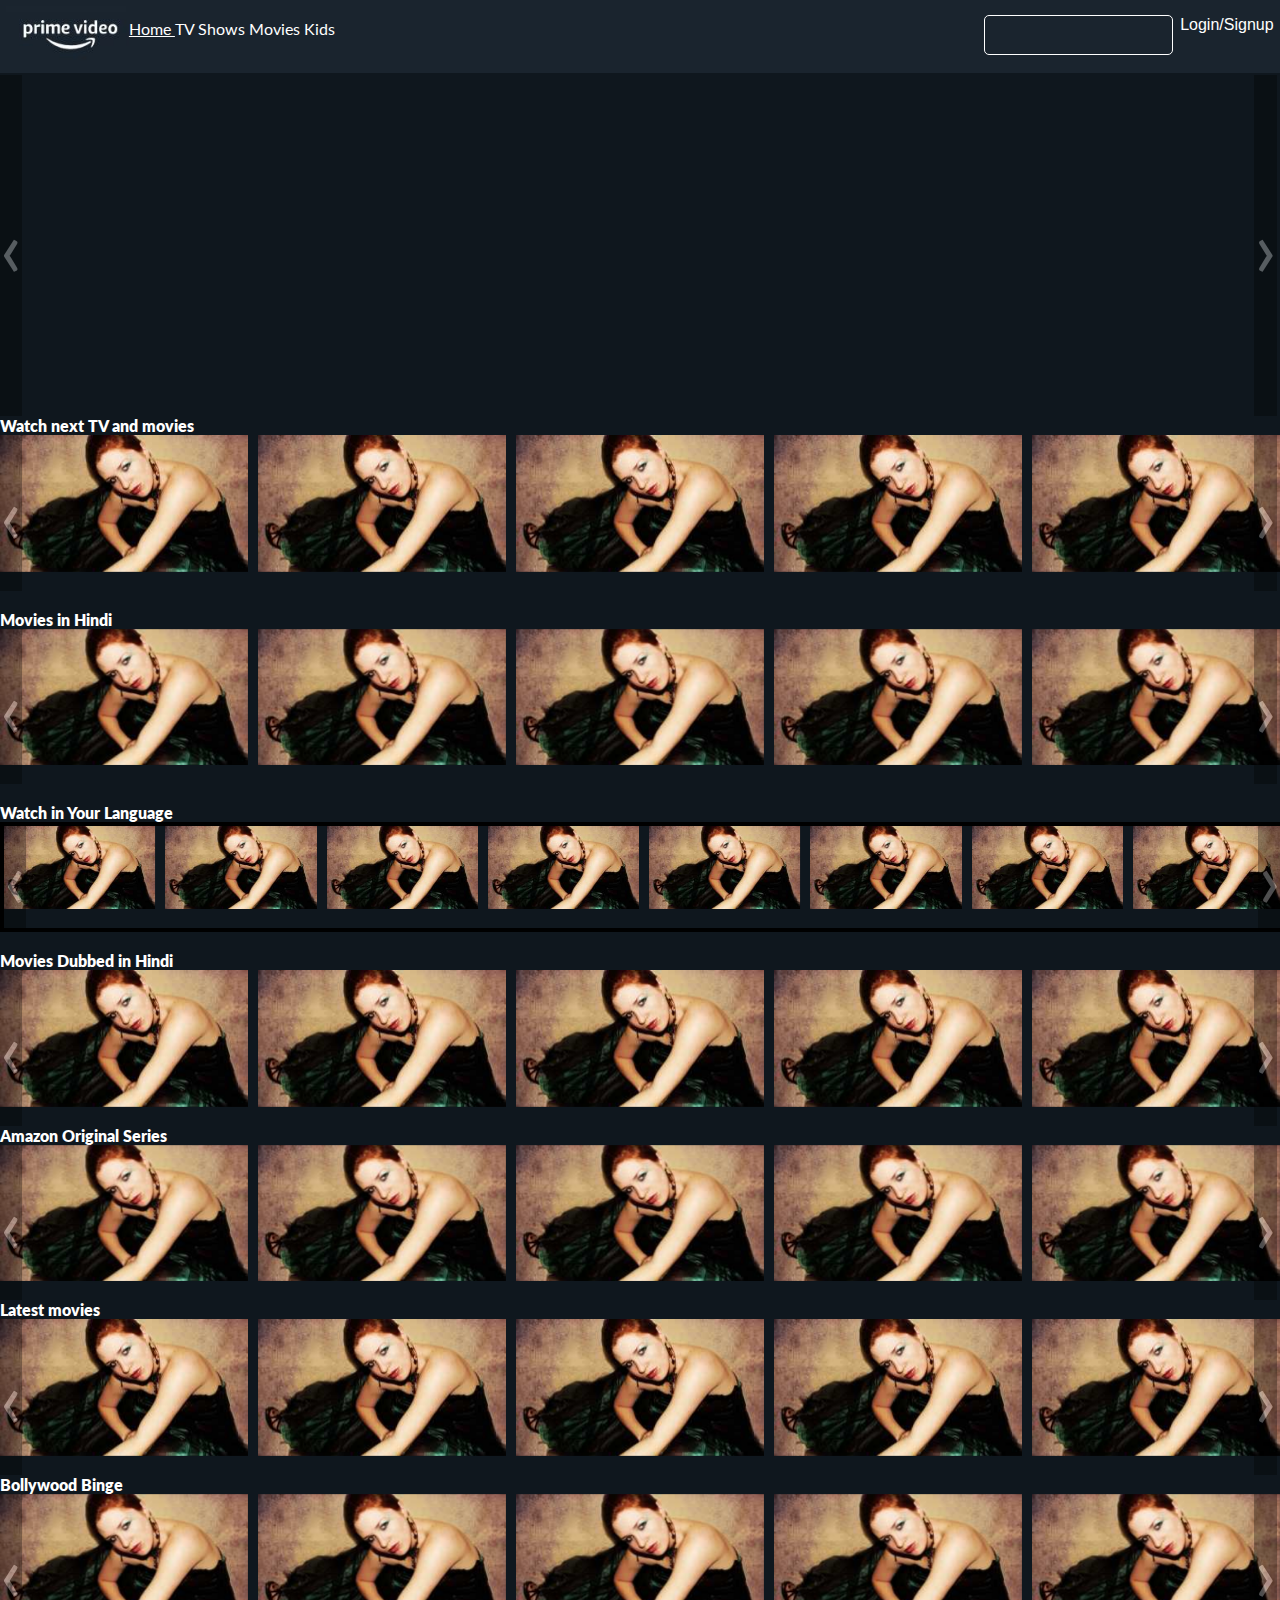
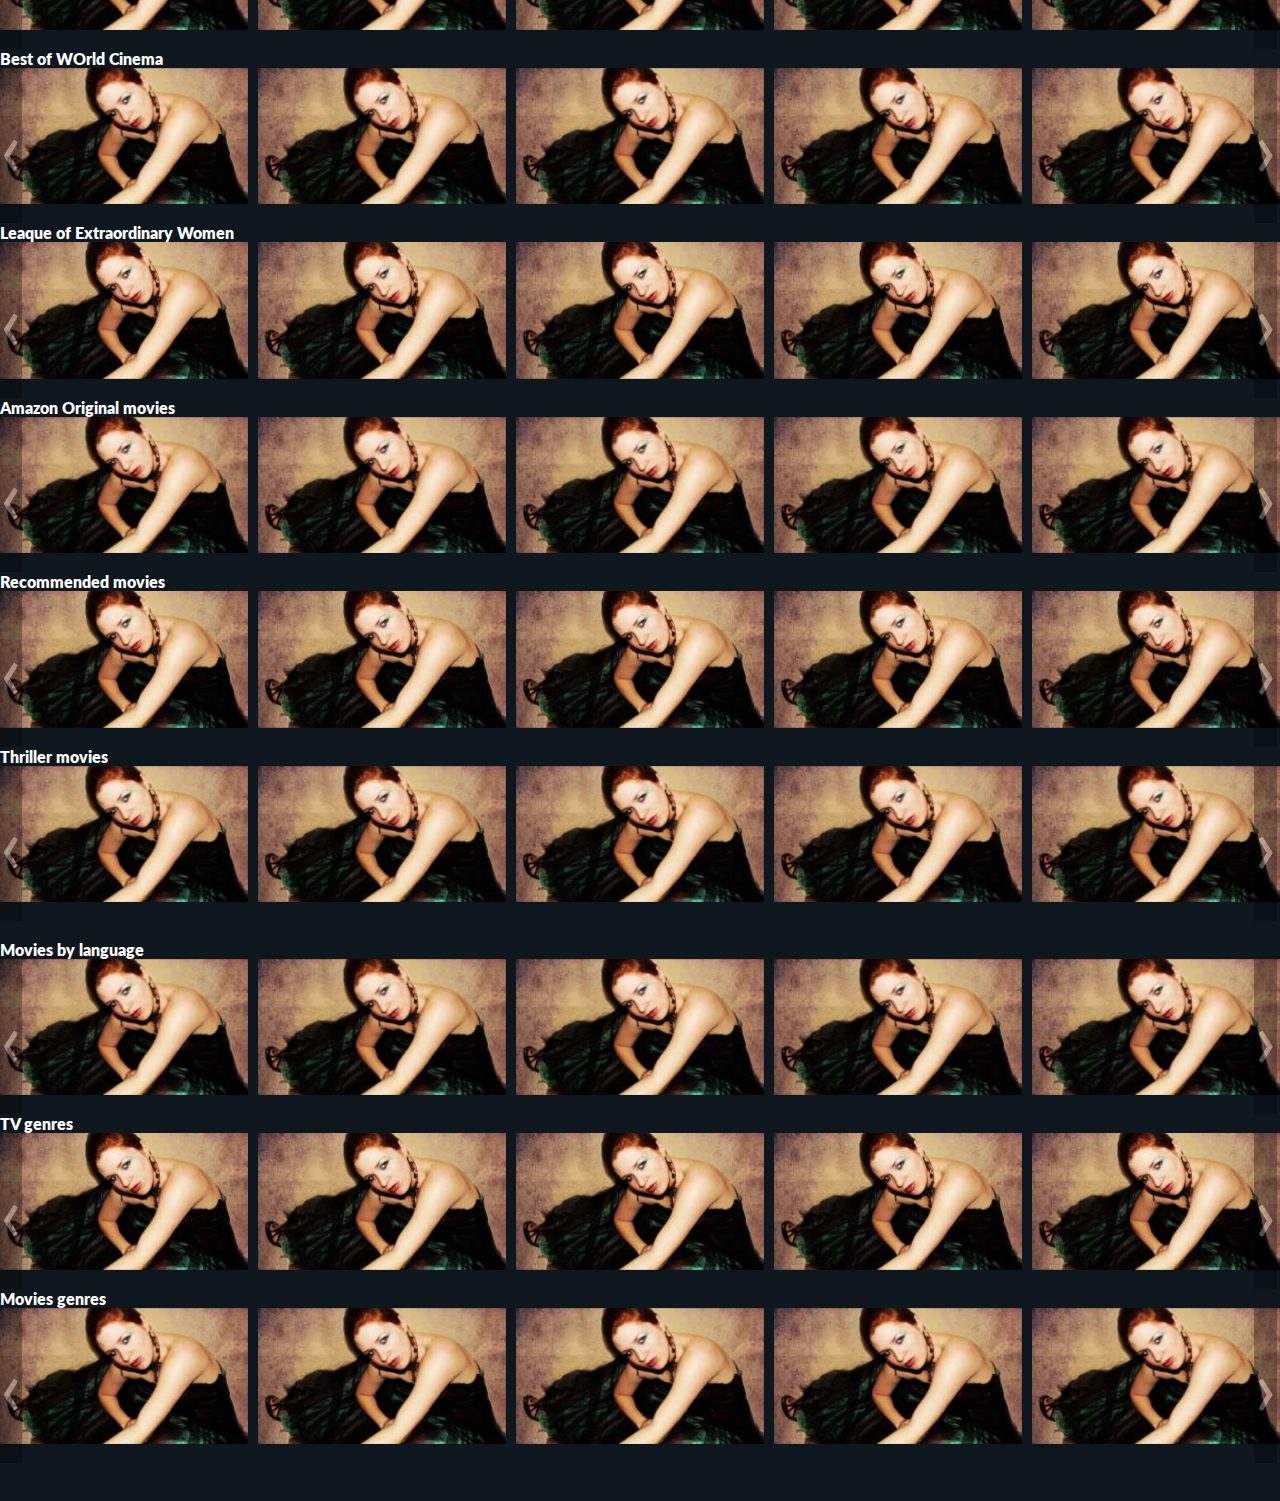
<file: index.html>
<!DOCTYPE html>
<html lang="en">
<head>
    <meta charset="UTF-8">
    <meta name="viewport" content="width=device-width, initial-scale=1.0">
    <title>PrimeVideo</title>
    <link rel="stylesheet" href="style.css">
    <link href="https://fonts.googleapis.com/css2?family=Lato:ital,wght@0,100;0,300;0,400;0,700;0,900;1,100;1,300;1,400;1,700;1,900&display=swap" rel="stylesheet">
    <link rel="stylesheet" href="https://cdnjs.cloudflare.com/ajax/libs/font-awesome/4.7.0/css/font-awesome.min.css">
    <link rel="stylesheet" href="./owlcarousel/dist/assets/owl.carousel.min.css">
    <link rel="stylesheet" href="./owlcarousel/dist/assets/owl.carousel.css">
</head>
<body>
    <div class="banner">
        <!-- Navigation Bar START -->
        <header class="nav-bar">
            <img src="prime-video-logo.jpg" alt="" style="background: #1A242E; float: left;">

            <div class="banner_button">
                <a class="home" href="#">Home</button>
                    <a class="tv_shows" href="./tv-shows/tv-shows.html" > TV Shows </a>
                    <a class="movies" href="./movies/movies.html" style="text-decoration: none; color: white">Movies</button>
                    <a class="kids" href="./kids/kids.html" style="text-decoration: none; color: white">Kids</button>
            </div>

            <div class="right">
                <div class="user_profile">
                    <button class="login_signup">Login/Signup</button>
                </div>
    
                <div class="search_button">
                    <input type="text">
                </div>
            </div>
        </header>
        <!-- Navigation Bar END -->

        <!--Main Owl Carousel START -->
        <div class="owl-carousel owl-theme">
            <div class="item"> <a href="#"><img src="bandish-bandits.png" alt=""></a> </div>
            <div class="item"> <a href="#"><img src="bandish-bandits.png" alt=""></a> </div>
            <div class="item"> <a href="#"><img src="bandish-bandits.png" alt=""></a> </div>
            <div class="item"> <a href="#"><img src="bandish-bandits.png" alt=""></a> </div>
            <div class="item"> <a href="#"><img src="bandish-bandits.png" alt=""></a> </div>
            <div class="item"> <a href="#"><img src="bandish-bandits.png" alt=""></a> </div>
            <div class="item"> <a href="#"><img src="bandish-bandits.png" alt=""></a> </div>
            <div class="item"> <a href="#"><img src="bandish-bandits.png" alt=""></a> </div>
            <div class="item"> <a href="#"><img src="bandish-bandits.png" alt=""></a> </div>
            <div class="item"> <a href="#"><img src="bandish-bandits.png" alt=""></a> </div>
        </div>
        <!-- Main Owl Carousel END -->

        <!-- Watch next TV and movies START -->
        <span class="heading">Watch next TV and movies</span>
        <div class="watch_next">
            <div class="owl-carousel-2 owl-carousel owl-theme">
                <div class="item-2"> <a href="#"><img src="bandish-bandits-gridImage.jpg" alt=""></a> </div>
                <div class="item-2"> <a href="#"><img src="bandish-bandits-gridImage.jpg" alt=""></a> </div>
                <div class="item-2"> <a href="#"><img src="bandish-bandits-gridImage.jpg" alt=""></a> </div>
                <div class="item-2"> <a href="#"><img src="bandish-bandits-gridImage.jpg" alt=""></a> </div>
                <div class="item-2"> <a href="#"><img src="bandish-bandits-gridImage.jpg" alt=""></a> </div>
                <div class="item-2"> <a href="#"><img src="bandish-bandits-gridImage.jpg" alt=""></a> </div>
                <div class="item-2"> <a href="#"><img src="bandish-bandits-gridImage.jpg" alt=""></a> </div>
                <div class="item-2"> <a href="#"><img src="bandish-bandits-gridImage.jpg" alt=""></a> </div>
                <div class="item-2"> <a href="#"><img src="bandish-bandits-gridImage.jpg" alt=""></a> </div>
            </div>
        </div>
        <!-- Watch next TV and movies END -->

        <br>

        <!-- Movies in Hindi START -->
        <span class="heading">Movies in Hindi</span>
        <div class="watch_next">
            <div class="owl-carousel-2 owl-carousel owl-theme">
                <div class="item-2"> <a href="#"><img src="bandish-bandits-gridImage.jpg" alt=""></a> </div>
                <div class="item-2"> <a href="#"><img src="bandish-bandits-gridImage.jpg" alt=""></a> </div>
                <div class="item-2"> <a href="#"><img src="bandish-bandits-gridImage.jpg" alt=""></a> </div>
                <div class="item-2"> <a href="#"><img src="bandish-bandits-gridImage.jpg" alt=""></a> </div>
                <div class="item-2"> <a href="#"><img src="bandish-bandits-gridImage.jpg" alt=""></a> </div>
                <div class="item-2"> <a href="#"><img src="bandish-bandits-gridImage.jpg" alt=""></a> </div>
                <div class="item-2"> <a href="#"><img src="bandish-bandits-gridImage.jpg" alt=""></a> </div>
                <div class="item-2"> <a href="#"><img src="bandish-bandits-gridImage.jpg" alt=""></a> </div>
                <div class="item-2"> <a href="#"><img src="bandish-bandits-gridImage.jpg" alt=""></a> </div>
            </div>
        </div>
        <!-- Movies in Hindi END -->

        <br>

        <!-- Watch in Your Language START -->
        <span class="heading">Watch in Your Language</span>
        <div class="watch_in_your_language">
            <div class="owl-carousel-3 owl-carousel owl-theme">
                <div class="item-3"> <a href="#"><img src="bandish-bandits-gridImage.jpg" alt=""></a> </div>
                <div class="item-3"> <a href="#"><img src="bandish-bandits-gridImage.jpg" alt=""></a> </div>
                <div class="item-3"> <a href="#"><img src="bandish-bandits-gridImage.jpg" alt=""></a> </div>
                <div class="item-3"> <a href="#"><img src="bandish-bandits-gridImage.jpg" alt=""></a> </div>
                <div class="item-3"> <a href="#"><img src="bandish-bandits-gridImage.jpg" alt=""></a> </div>
                <div class="item-3"> <a href="#"><img src="bandish-bandits-gridImage.jpg" alt=""></a> </div>
                <div class="item-3"> <a href="#"><img src="bandish-bandits-gridImage.jpg" alt=""></a> </div>
                <div class="item-3"> <a href="#"><img src="bandish-bandits-gridImage.jpg" alt=""></a> </div>
                <div class="item-3"> <a href="#"><img src="bandish-bandits-gridImage.jpg" alt=""></a> </div>
            </div>
        </div>
        <!-- Watch in Your Language END -->

        <br>

        <!-- Movies Dubbed in Hindi START -->
        <span class="heading">Movies Dubbed in Hindi</span>
        <div class="watch_next">
            <div class="owl-carousel-2 owl-carousel owl-theme">
                <div class="item-2"> <a href="#"><img src="bandish-bandits-gridImage.jpg" alt=""></a> </div>
                <div class="item-2"> <a href="#"><img src="bandish-bandits-gridImage.jpg" alt=""></a> </div>
                <div class="item-2"> <a href="#"><img src="bandish-bandits-gridImage.jpg" alt=""></a> </div>
                <div class="item-2"> <a href="#"><img src="bandish-bandits-gridImage.jpg" alt=""></a> </div>
                <div class="item-2"> <a href="#"><img src="bandish-bandits-gridImage.jpg" alt=""></a> </div>
                <div class="item-2"> <a href="#"><img src="bandish-bandits-gridImage.jpg" alt=""></a> </div>
                <div class="item-2"> <a href="#"><img src="bandish-bandits-gridImage.jpg" alt=""></a> </div>
                <div class="item-2"> <a href="#"><img src="bandish-bandits-gridImage.jpg" alt=""></a> </div>
                <div class="item-2"> <a href="#"><img src="bandish-bandits-gridImage.jpg" alt=""></a> </div>
            </div>
        </div>
        <!-- Movies Dubbed in Hindi END -->

                <!-- Amazon Original Series START -->
                <span class="heading">Amazon Original Series</span>
                <div class="watch_next">
                    <div class="owl-carousel-2 owl-carousel owl-theme">
                        <div class="item-2"> <a href="#"><img src="bandish-bandits-gridImage.jpg" alt=""></a> </div>
                        <div class="item-2"> <a href="#"><img src="bandish-bandits-gridImage.jpg" alt=""></a> </div>
                        <div class="item-2"> <a href="#"><img src="bandish-bandits-gridImage.jpg" alt=""></a> </div>
                        <div class="item-2"> <a href="#"><img src="bandish-bandits-gridImage.jpg" alt=""></a> </div>
                        <div class="item-2"> <a href="#"><img src="bandish-bandits-gridImage.jpg" alt=""></a> </div>
                        <div class="item-2"> <a href="#"><img src="bandish-bandits-gridImage.jpg" alt=""></a> </div>
                        <div class="item-2"> <a href="#"><img src="bandish-bandits-gridImage.jpg" alt=""></a> </div>
                        <div class="item-2"> <a href="#"><img src="bandish-bandits-gridImage.jpg" alt=""></a> </div>
                        <div class="item-2"> <a href="#"><img src="bandish-bandits-gridImage.jpg" alt=""></a> </div>
                    </div>
                </div>
                <!-- Amazon Original Series Hindi END -->

                <!-- Latest movies START -->
                <span class="heading">Latest movies</span>
                <div class="watch_next">
                    <div class="owl-carousel-2 owl-carousel owl-theme">
                        <div class="item-2"> <a href="#"><img src="bandish-bandits-gridImage.jpg" alt=""></a> </div>
                        <div class="item-2"> <a href="#"><img src="bandish-bandits-gridImage.jpg" alt=""></a> </div>
                        <div class="item-2"> <a href="#"><img src="bandish-bandits-gridImage.jpg" alt=""></a> </div>
                        <div class="item-2"> <a href="#"><img src="bandish-bandits-gridImage.jpg" alt=""></a> </div>
                        <div class="item-2"> <a href="#"><img src="bandish-bandits-gridImage.jpg" alt=""></a> </div>
                        <div class="item-2"> <a href="#"><img src="bandish-bandits-gridImage.jpg" alt=""></a> </div>
                        <div class="item-2"> <a href="#"><img src="bandish-bandits-gridImage.jpg" alt=""></a> </div>
                        <div class="item-2"> <a href="#"><img src="bandish-bandits-gridImage.jpg" alt=""></a> </div>
                        <div class="item-2"> <a href="#"><img src="bandish-bandits-gridImage.jpg" alt=""></a> </div>
                    </div>
                </div>
                <!-- Latest movies END -->

                <!-- Bollywood Binge START -->
                <span class="heading">Bollywood Binge</span>
                <div class="watch_next">
                    <div class="owl-carousel-2 owl-carousel owl-theme">
                        <div class="item-2"> <a href="#"><img src="bandish-bandits-gridImage.jpg" alt=""></a> </div>
                        <div class="item-2"> <a href="#"><img src="bandish-bandits-gridImage.jpg" alt=""></a> </div>
                        <div class="item-2"> <a href="#"><img src="bandish-bandits-gridImage.jpg" alt=""></a> </div>
                        <div class="item-2"> <a href="#"><img src="bandish-bandits-gridImage.jpg" alt=""></a> </div>
                        <div class="item-2"> <a href="#"><img src="bandish-bandits-gridImage.jpg" alt=""></a> </div>
                        <div class="item-2"> <a href="#"><img src="bandish-bandits-gridImage.jpg" alt=""></a> </div>
                        <div class="item-2"> <a href="#"><img src="bandish-bandits-gridImage.jpg" alt=""></a> </div>
                        <div class="item-2"> <a href="#"><img src="bandish-bandits-gridImage.jpg" alt=""></a> </div>
                        <div class="item-2"> <a href="#"><img src="bandish-bandits-gridImage.jpg" alt=""></a> </div>
                    </div>
                </div>
                <!-- Bollywood Binge END -->

                <!-- Best of WOrld Cinema START -->
                <span class="heading">Best of WOrld Cinema</span>
                <div class="watch_next">
                    <div class="owl-carousel-2 owl-carousel owl-theme">
                        <div class="item-2"> <a href="#"><img src="bandish-bandits-gridImage.jpg" alt=""></a> </div>
                        <div class="item-2"> <a href="#"><img src="bandish-bandits-gridImage.jpg" alt=""></a> </div>
                        <div class="item-2"> <a href="#"><img src="bandish-bandits-gridImage.jpg" alt=""></a> </div>
                        <div class="item-2"> <a href="#"><img src="bandish-bandits-gridImage.jpg" alt=""></a> </div>
                        <div class="item-2"> <a href="#"><img src="bandish-bandits-gridImage.jpg" alt=""></a> </div>
                        <div class="item-2"> <a href="#"><img src="bandish-bandits-gridImage.jpg" alt=""></a> </div>
                        <div class="item-2"> <a href="#"><img src="bandish-bandits-gridImage.jpg" alt=""></a> </div>
                        <div class="item-2"> <a href="#"><img src="bandish-bandits-gridImage.jpg" alt=""></a> </div>
                        <div class="item-2"> <a href="#"><img src="bandish-bandits-gridImage.jpg" alt=""></a> </div>
                    </div>
                </div>
                <!-- Best of WOrld Cinema END -->

                <!-- Leaque of Extraordinary Women START -->
                <span class="heading">Leaque of Extraordinary Women</span>
                <div class="watch_next">
                    <div class="owl-carousel-2 owl-carousel owl-theme">
                        <div class="item-2"> <a href="#"><img src="bandish-bandits-gridImage.jpg" alt=""></a> </div>
                        <div class="item-2"> <a href="#"><img src="bandish-bandits-gridImage.jpg" alt=""></a> </div>
                        <div class="item-2"> <a href="#"><img src="bandish-bandits-gridImage.jpg" alt=""></a> </div>
                        <div class="item-2"> <a href="#"><img src="bandish-bandits-gridImage.jpg" alt=""></a> </div>
                        <div class="item-2"> <a href="#"><img src="bandish-bandits-gridImage.jpg" alt=""></a> </div>
                        <div class="item-2"> <a href="#"><img src="bandish-bandits-gridImage.jpg" alt=""></a> </div>
                        <div class="item-2"> <a href="#"><img src="bandish-bandits-gridImage.jpg" alt=""></a> </div>
                        <div class="item-2"> <a href="#"><img src="bandish-bandits-gridImage.jpg" alt=""></a> </div>
                        <div class="item-2"> <a href="#"><img src="bandish-bandits-gridImage.jpg" alt=""></a> </div>
                    </div>
                </div>
                <!-- Leaque of Extraordinary Women END -->

                <!-- Amazon Original movies START -->
                <span class="heading">Amazon Original movies</span>
                <div class="watch_next">
                    <div class="owl-carousel-2 owl-carousel owl-theme">
                        <div class="item-2"> <a href="#"><img src="bandish-bandits-gridImage.jpg" alt=""></a> </div>
                        <div class="item-2"> <a href="#"><img src="bandish-bandits-gridImage.jpg" alt=""></a> </div>
                        <div class="item-2"> <a href="#"><img src="bandish-bandits-gridImage.jpg" alt=""></a> </div>
                        <div class="item-2"> <a href="#"><img src="bandish-bandits-gridImage.jpg" alt=""></a> </div>
                        <div class="item-2"> <a href="#"><img src="bandish-bandits-gridImage.jpg" alt=""></a> </div>
                        <div class="item-2"> <a href="#"><img src="bandish-bandits-gridImage.jpg" alt=""></a> </div>
                        <div class="item-2"> <a href="#"><img src="bandish-bandits-gridImage.jpg" alt=""></a> </div>
                        <div class="item-2"> <a href="#"><img src="bandish-bandits-gridImage.jpg" alt=""></a> </div>
                        <div class="item-2"> <a href="#"><img src="bandish-bandits-gridImage.jpg" alt=""></a> </div>
                    </div>
                </div>
                <!-- Amazon Original movies END -->

                <!-- Recommended movies START -->
                <span class="heading">Recommended movies</span>
                <div class="watch_next">
                    <div class="owl-carousel-2 owl-carousel owl-theme">
                        <div class="item-2"> <a href="#"><img src="bandish-bandits-gridImage.jpg" alt=""></a> </div>
                        <div class="item-2"> <a href="#"><img src="bandish-bandits-gridImage.jpg" alt=""></a> </div>
                        <div class="item-2"> <a href="#"><img src="bandish-bandits-gridImage.jpg" alt=""></a> </div>
                        <div class="item-2"> <a href="#"><img src="bandish-bandits-gridImage.jpg" alt=""></a> </div>
                        <div class="item-2"> <a href="#"><img src="bandish-bandits-gridImage.jpg" alt=""></a> </div>
                        <div class="item-2"> <a href="#"><img src="bandish-bandits-gridImage.jpg" alt=""></a> </div>
                        <div class="item-2"> <a href="#"><img src="bandish-bandits-gridImage.jpg" alt=""></a> </div>
                        <div class="item-2"> <a href="#"><img src="bandish-bandits-gridImage.jpg" alt=""></a> </div>
                        <div class="item-2"> <a href="#"><img src="bandish-bandits-gridImage.jpg" alt=""></a> </div>
                    </div>
                </div>
                <!-- Recommended movies END -->

                <!-- Thriller movies START -->
                <span class="heading">Thriller movies</span>
                <div class="watch_next">
                    <div class="owl-carousel-2 owl-carousel owl-theme">
                        <div class="item-2"> <a href="#"><img src="bandish-bandits-gridImage.jpg" alt=""></a> </div>
                        <div class="item-2"> <a href="#"><img src="bandish-bandits-gridImage.jpg" alt=""></a> </div>
                        <div class="item-2"> <a href="#"><img src="bandish-bandits-gridImage.jpg" alt=""></a> </div>
                        <div class="item-2"> <a href="#"><img src="bandish-bandits-gridImage.jpg" alt=""></a> </div>
                        <div class="item-2"> <a href="#"><img src="bandish-bandits-gridImage.jpg" alt=""></a> </div>
                        <div class="item-2"> <a href="#"><img src="bandish-bandits-gridImage.jpg" alt=""></a> </div>
                        <div class="item-2"> <a href="#"><img src="bandish-bandits-gridImage.jpg" alt=""></a> </div>
                        <div class="item-2"> <a href="#"><img src="bandish-bandits-gridImage.jpg" alt=""></a> </div>
                        <div class="item-2"> <a href="#"><img src="bandish-bandits-gridImage.jpg" alt=""></a> </div>
                    </div>
                </div>
                <!-- Thriller movies END -->

                <br>

        <!-- Movies by language START -->
        <span class="heading">Movies by language</span>
        <div class="watch_next">
            <div class="owl-carousel-2 owl-carousel owl-theme">
                <div class="item-2"> <a href="#"><img src="bandish-bandits-gridImage.jpg" alt=""></a> </div>
                <div class="item-2"> <a href="#"><img src="bandish-bandits-gridImage.jpg" alt=""></a> </div>
                <div class="item-2"> <a href="#"><img src="bandish-bandits-gridImage.jpg" alt=""></a> </div>
                <div class="item-2"> <a href="#"><img src="bandish-bandits-gridImage.jpg" alt=""></a> </div>
                <div class="item-2"> <a href="#"><img src="bandish-bandits-gridImage.jpg" alt=""></a> </div>
                <div class="item-2"> <a href="#"><img src="bandish-bandits-gridImage.jpg" alt=""></a> </div>
                <div class="item-2"> <a href="#"><img src="bandish-bandits-gridImage.jpg" alt=""></a> </div>
                <div class="item-2"> <a href="#"><img src="bandish-bandits-gridImage.jpg" alt=""></a> </div>
                <div class="item-2"> <a href="#"><img src="bandish-bandits-gridImage.jpg" alt=""></a> </div>
            </div>
        </div>
        <!-- Movies by language END -->

        <!-- TV genres START -->
        <span class="heading">TV genres</span>
        <div class="watch_next">
            <div class="owl-carousel-2 owl-carousel owl-theme">
                <div class="item-2"> <a href="#"><img src="bandish-bandits-gridImage.jpg" alt=""></a> </div>
                <div class="item-2"> <a href="#"><img src="bandish-bandits-gridImage.jpg" alt=""></a> </div>
                <div class="item-2"> <a href="#"><img src="bandish-bandits-gridImage.jpg" alt=""></a> </div>
                <div class="item-2"> <a href="#"><img src="bandish-bandits-gridImage.jpg" alt=""></a> </div>
                <div class="item-2"> <a href="#"><img src="bandish-bandits-gridImage.jpg" alt=""></a> </div>
                <div class="item-2"> <a href="#"><img src="bandish-bandits-gridImage.jpg" alt=""></a> </div>
                <div class="item-2"> <a href="#"><img src="bandish-bandits-gridImage.jpg" alt=""></a> </div>
                <div class="item-2"> <a href="#"><img src="bandish-bandits-gridImage.jpg" alt=""></a> </div>
                <div class="item-2"> <a href="#"><img src="bandish-bandits-gridImage.jpg" alt=""></a> </div>
            </div>
        </div>
        <!-- TV genres END -->

        <!-- Movies genres START -->
        <span class="heading">Movies genres</span>
        <div class="watch_next">
            <div class="owl-carousel-2 owl-carousel owl-theme">
                <div class="item-2"> <a href="#"><img src="bandish-bandits-gridImage.jpg" alt=""></a> </div>
                <div class="item-2"> <a href="#"><img src="bandish-bandits-gridImage.jpg" alt=""></a> </div>
                <div class="item-2"> <a href="#"><img src="bandish-bandits-gridImage.jpg" alt=""></a> </div>
                <div class="item-2"> <a href="#"><img src="bandish-bandits-gridImage.jpg" alt=""></a> </div>
                <div class="item-2"> <a href="#"><img src="bandish-bandits-gridImage.jpg" alt=""></a> </div>
                <div class="item-2"> <a href="#"><img src="bandish-bandits-gridImage.jpg" alt=""></a> </div>
                <div class="item-2"> <a href="#"><img src="bandish-bandits-gridImage.jpg" alt=""></a> </div>
                <div class="item-2"> <a href="#"><img src="bandish-bandits-gridImage.jpg" alt=""></a> </div>
                <div class="item-2"> <a href="#"><img src="bandish-bandits-gridImage.jpg" alt=""></a> </div>
            </div>
        </div>
        <!-- Movies genres END -->

        <br>

        <br>
    </div>
</body>
</html>

<script src="./jquery.min.js"></script>
<script src="./owlcarousel/dist/owl.carousel.min.js"></script>

<script>
    // Watch next TV and movies Owl-Carousel
    $('.owl-carousel-3').owlCarousel({
    loop:true,
    margin:10,
    nav:true,
    autoWidth: false,
    responsive:{
        0:{
            items:3
        },
        600:{
            items:5
        },
        1000:{
            items:8
        }
    }
})
$('.owl-carousel-2').owlCarousel({
    loop:true,
    margin:10,
    nav:true,
    autoWidth: false,
    responsive:{
        0:{
            items:1
        },
        600:{
            items:3
        },
        1000:{
            items:5
        }
    }
})
    $('.owl-carousel').owlCarousel({
    loop:true,
    margin:10,
    nav:true,
    items: 1,
})

</script>
</file>
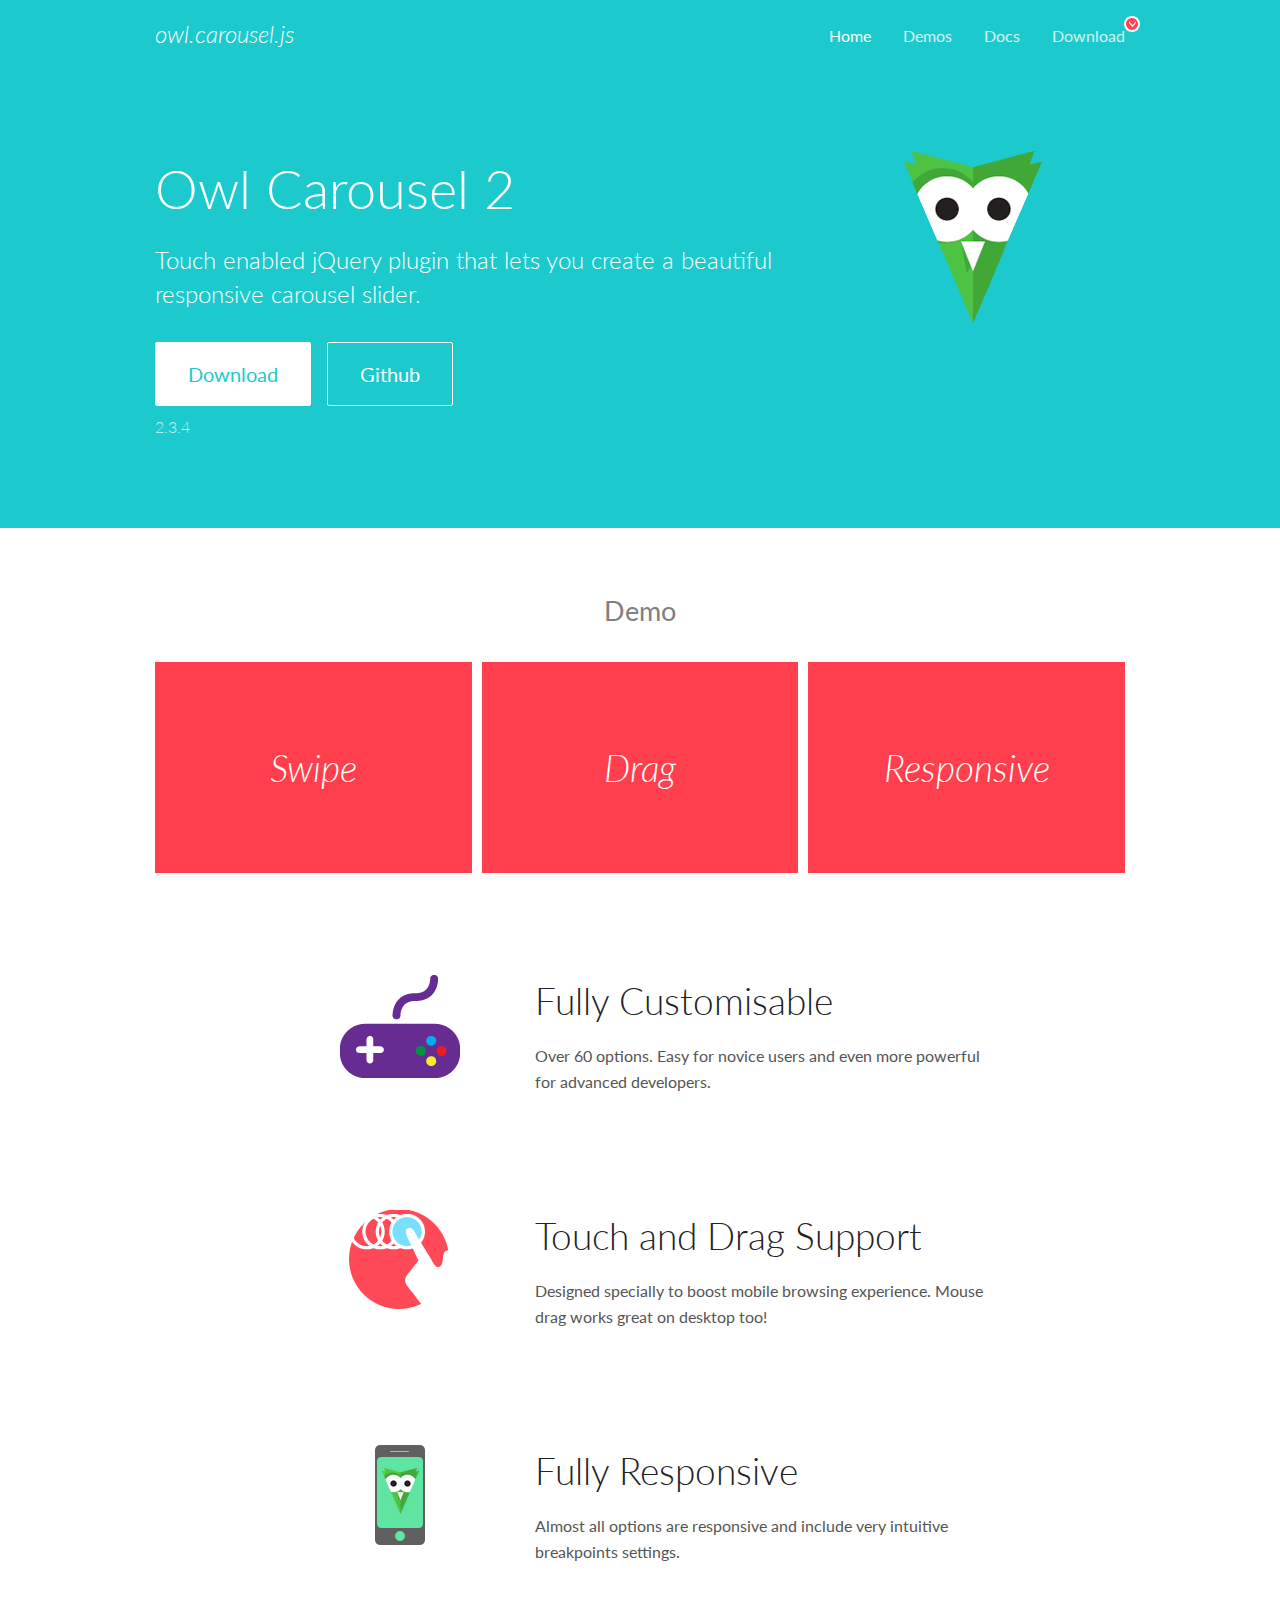
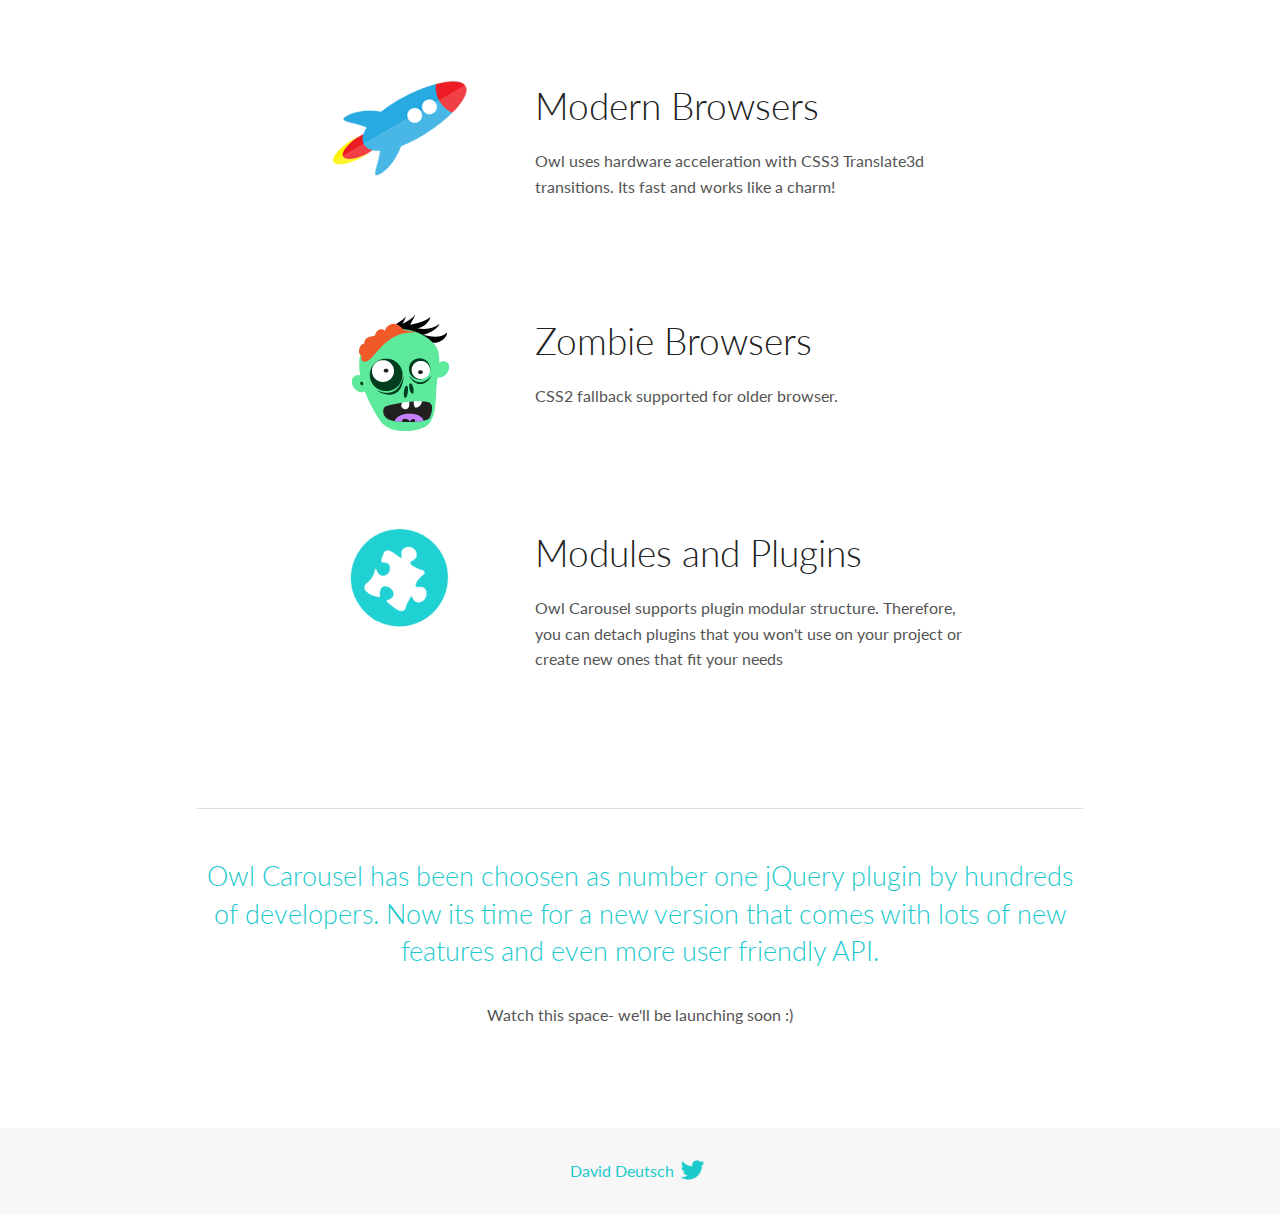
<file: owlcarousel/docs/index.html>
<!DOCTYPE html>
<html lang="en">
  <head>

    <!-- head -->
    <meta charset="utf-8">
    <meta name="msapplication-tap-highlight" content="no" />
    <meta name="viewport" content="width=device-width, initial-scale=1.0" />
    <meta name="description" content="Touch enabled jQuery plugin that lets you create beautiful responsive carousel slider.">
    <meta name="author" content="David Deutsch">
    <title>
      Home | Owl Carousel | 2.3.4
    </title>

    <!-- Stylesheets -->
    <link href='https://fonts.googleapis.com/css?family=Lato:300,400,700,400italic,300italic' rel='stylesheet' type='text/css'>
    <link rel="stylesheet" href="assets/css/docs.theme.min.css">

    <!-- Owl Stylesheets -->
    <link rel="stylesheet" href="assets/owlcarousel/assets/owl.carousel.min.css">
    <link rel="stylesheet" href="assets/owlcarousel/assets/owl.theme.default.min.css">

    <!-- HTML5 shim and Respond.js IE8 support of HTML5 elements and media queries -->

    <!--[if lt IE 9]>
      <script src="https://oss.maxcdn.com/libs/html5shiv/3.7.0/html5shiv.js"></script>
      <script src="https://oss.maxcdn.com/libs/respond.js/1.3.0/respond.min.js"></script>
    <![endif]-->

    <!-- Favicons -->
    <link rel="apple-touch-icon-precomposed" sizes="144x144" href="assets/ico/apple-touch-icon-144-precomposed.png">
    <link rel="shortcut icon" href="assets/ico/favicon.png">
    <link rel="shortcut icon" href="favicon.ico">

    <!-- Yeah i know js should not be in header. Its required for demos.-->

    <!-- javascript -->
    <script src="assets/vendors/jquery.min.js"></script>
    <script src="assets/owlcarousel/owl.carousel.js"></script>
  </head>
  <body>

    <!-- header -->
    <header class="header">
      <div class="row">
        <div class="large-12 columns">
          <div class="brand left">
            <h3>
              <a href="/OwlCarousel2/">owl.carousel.js</a> 
            </h3>
          </div>
          <a id="toggle-nav" class="right">
            <span></span> <span></span> <span></span> 
          </a> 
          <div class="nav-bar">
            <ul class="clearfix">
              <li class="active">
                <a href="/OwlCarousel2/index.html">Home</a> 
              </li>
              <li> <a href="/OwlCarousel2/demos/demos.html">Demos</a>  </li>
              <li> <a href="/OwlCarousel2/docs/started-welcome.html">Docs</a>  </li>
              <li>
                <a href="https://github.com/OwlCarousel2/OwlCarousel2/archive/2.3.4.zip">Download</a> 
                <span class="download"></span> 
              </li>
            </ul>
          </div>
        </div>
      </div>
    </header>

    <!-- home panel -->
    <section id="hero">
      <div class="row">
        <div class="large-8 medium-8 columns">
          <h1>Owl Carousel 2</h1>
          <h4>Touch enabled jQuery plugin that lets you create a beautiful responsive carousel slider.</h4>
          <a href="https://github.com/OwlCarousel2/OwlCarousel2/archive/2.3.4.zip" class="hero-button">Download</a> 
          <a href="https://github.com/OwlCarousel2/OwlCarousel2" class="hero-button outline">Github</a> 
          <p>2.3.4</p>
        </div>
        <div class="large-4 medium-4 columns">
          <img class="owl-logo" src="assets/img/owl-logo.png" alt="mr. Owl">
        </div>
      </div>
    </section>

    <!-- body -->
    <div class="home-demo">
      <div class="row">
        <div class="large-12 columns">
          <h3>Demo</h3>
          <div class="owl-carousel">
            <div class="item">
              <h2>Swipe</h2>
            </div>
            <div class="item">
              <h2>Drag</h2>
            </div>
            <div class="item">
              <h2>Responsive</h2>
            </div>
            <div class="item">
              <h2>CSS3</h2>
            </div>
            <div class="item">
              <h2>Fast</h2>
            </div>
            <div class="item">
              <h2>Easy</h2>
            </div>
            <div class="item">
              <h2>Free</h2>
            </div>
            <div class="item">
              <h2>Upgradable</h2>
            </div>
            <div class="item">
              <h2>Tons of options</h2>
            </div>
            <div class="item">
              <h2>Infinity</h2>
            </div>
            <div class="item">
              <h2>Auto Width</h2>
            </div>
          </div>
        </div>
      </div>
    </div>
    <script>
      var owl = $('.owl-carousel');
      owl.owlCarousel({
        margin: 10,
        loop: true,
        responsive: {
          0: {
            items: 1
          },
          600: {
            items: 2
          },
          1000: {
            items: 3
          }
        }
      })
    </script>

    <!-- features -->
    <div id="features">
      <div class="row">
        <div class="small-12 medium-9 small-centered columns">
          <section class="row feature">
            <div class="medium-4 small-12 columns">
              <img src="assets/img/feature-options.png" alt="">
            </div>
            <div class="medium-8 small-12 columns">
              <h2>Fully Customisable</h2>
              <p>Over 60 options. Easy for novice users and even more powerful for advanced developers.</p>
            </div>
          </section>
          <section class="row feature">
            <div class="medium-4 small-12 columns">
              <img src="assets/img/feature-drag.png" alt="">
            </div>
            <div class="medium-8 small-12 columns">
              <h2>Touch and Drag Support</h2>
              <p>Designed specially to boost mobile browsing experience. Mouse drag works great on desktop too!</p>
            </div>
          </section>
          <section class="row feature">
            <div class="medium-4 small-12 columns">
              <img src="assets/img/feature-responsive.png" alt="">
            </div>
            <div class="medium-8 small-12 columns">
              <h2>Fully Responsive</h2>
              <p>Almost all options are responsive and include very intuitive breakpoints settings.</p>
            </div>
          </section>
          <section class="row feature">
            <div class="medium-4 small-12 columns">
              <img src="assets/img/feature-modern.png" alt="">
            </div>
            <div class="medium-8 small-12 columns">
              <h2>Modern Browsers</h2>
              <p>Owl uses hardware acceleration with CSS3 Translate3d transitions. Its fast and works like a charm! </p>
            </div>
          </section>
          <section class="row feature">
            <div class="medium-4 small-12 columns">
              <img src="assets/img/feature-zombie.png" alt="">
            </div>
            <div class="medium-8 small-12 columns">
              <h2>Zombie Browsers</h2>
              <p>CSS2 fallback supported for older browser.</p>
            </div>
          </section>
          <section class="row feature">
            <div class="medium-4 small-12 columns">
              <img src="assets/img/feature-module.png" alt="">
            </div>
            <div class="medium-8 small-12 columns">
              <h2>Modules and Plugins</h2>
              <p>Owl Carousel supports plugin modular structure. Therefore, you can detach plugins that you won&#x27;t use on your project or create new ones that fit your needs</p>
            </div>
          </section>
        </div>
      </div>
    </div>

    <!-- footer -->
    <section id="teaser-text">
      <div class="row">
        <div class="small-12 medium-11 small-centered columns">
          <hr>
          <h3 id="owl-carousel-has-been-choosen-as-number-one-jquery-plugin-by-hundreds-of-developers-now-its-time-for-a-new-version-that-comes-with-lots-of-new-features-and-even-more-user-friendly-api-">Owl Carousel has been choosen as number one jQuery plugin by hundreds of developers. Now its time for a new version that comes with lots of new features and even more user friendly API.</h3>
          <p>Watch this space- we&#39;ll be launching soon :)</p>
        </div>
      </div>
    </section>

    <!-- footer -->
    <footer class="footer">
      <div class="row">
        <div class="large-12 columns">
          <h5>
            <a href="/OwlCarousel2/docs/support-contact.html">David Deutsch</a> 
            <a id="custom-tweet-button" href="https://twitter.com/share?url=https://github.com/OwlCarousel2/OwlCarousel2&text=Owl Carousel - This is so awesome! " target="_blank"></a> 
          </h5>
        </div>
      </div>
    </footer>

    <!-- vendors -->
    <script src="assets/vendors/highlight.js"></script>
    <script src="assets/js/app.js"></script>
  </body>
</html>
</file>
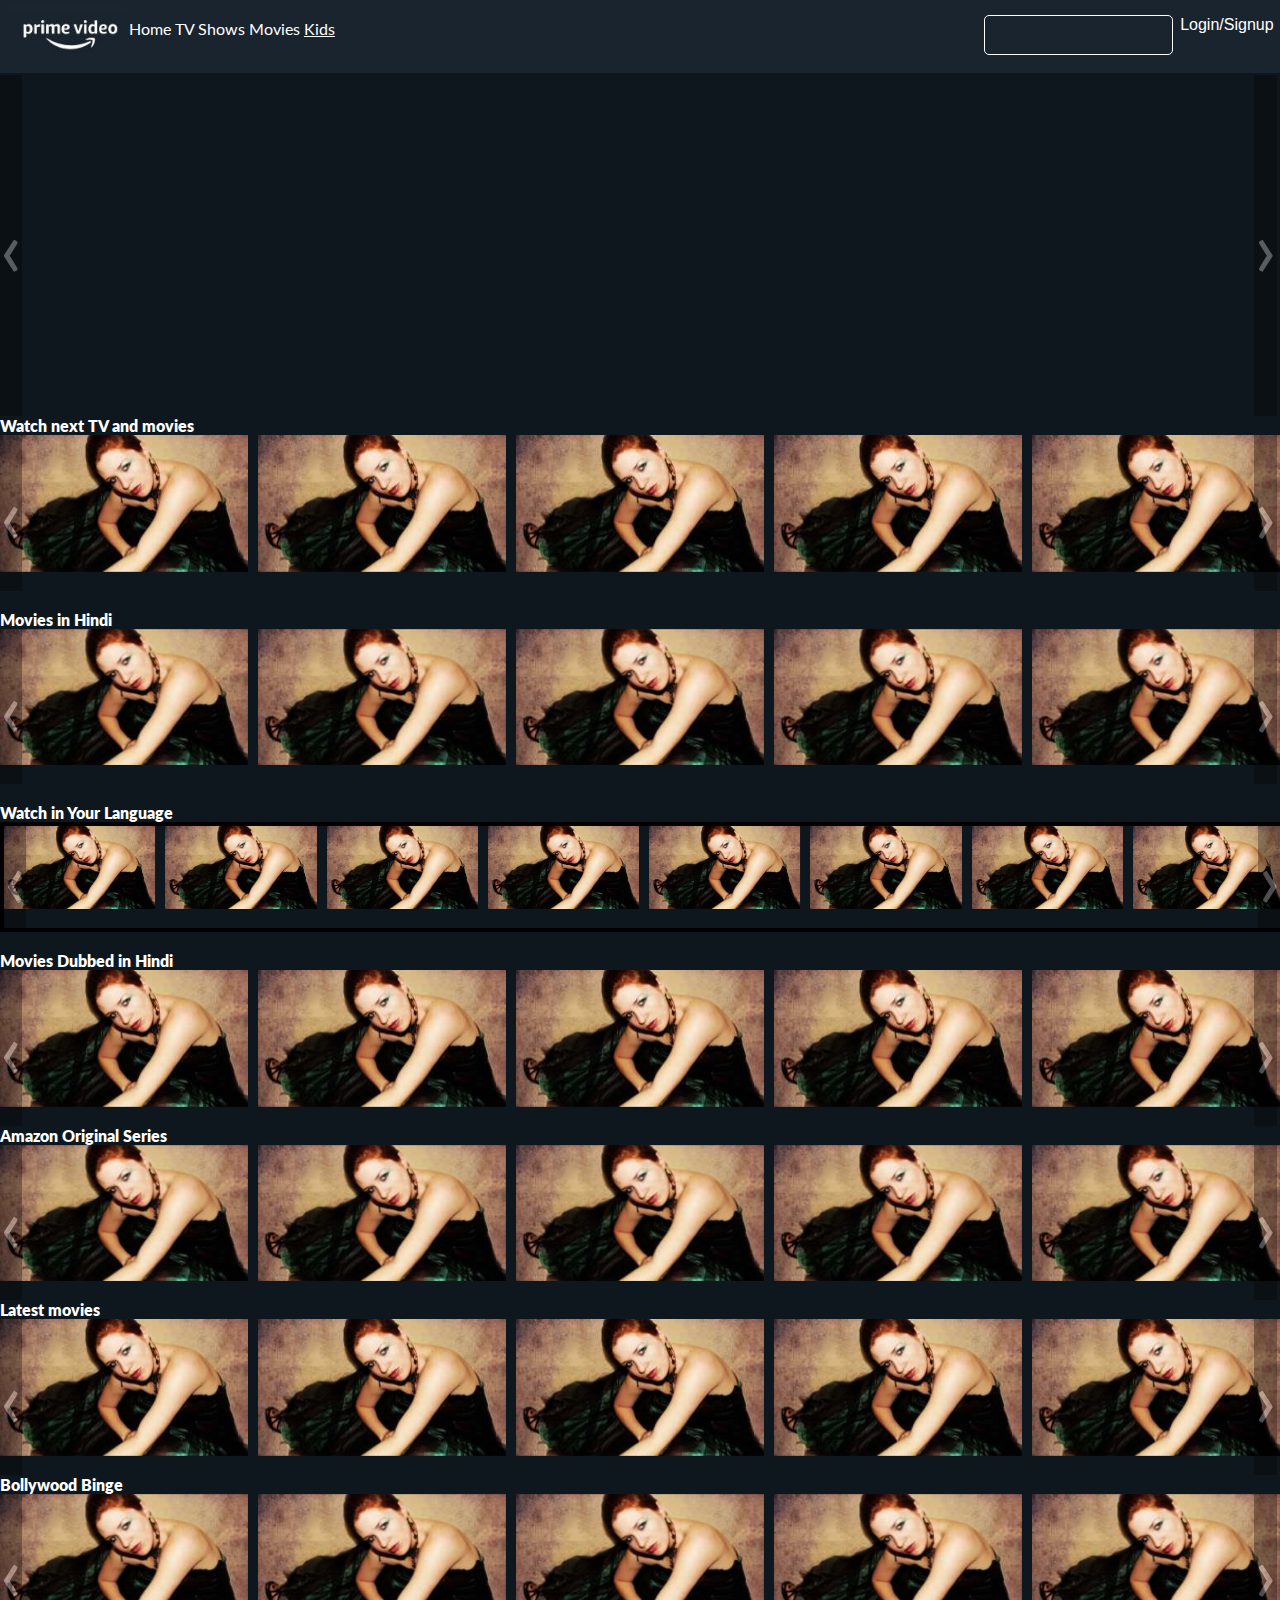
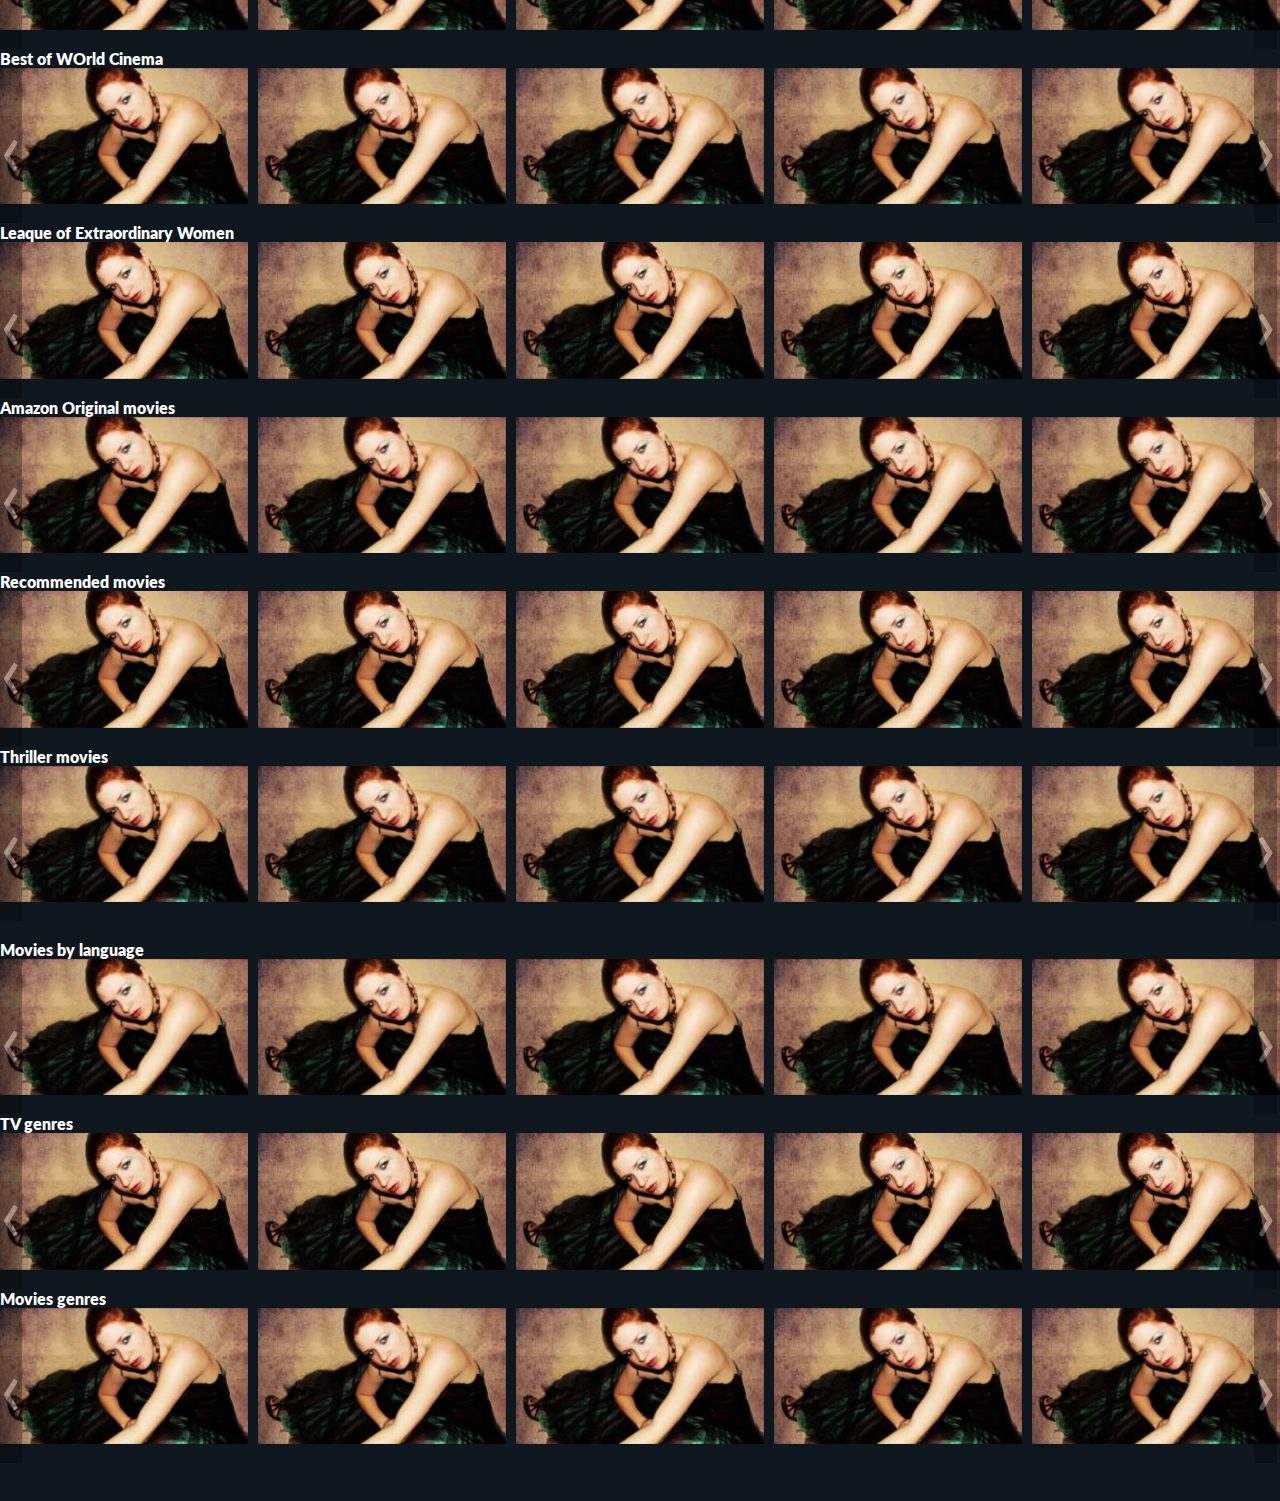
<file: kids/kids.html>
<!DOCTYPE html>
<html lang="en">
<head>
    <meta charset="UTF-8">
    <meta name="viewport" content="width=device-width, initial-scale=1.0">
    <title>PrimeVideo</title>
    <link rel="stylesheet" href="../kids/kids.css">
    <link href="https://fonts.googleapis.com/css2?family=Lato:ital,wght@0,100;0,300;0,400;0,700;0,900;1,100;1,300;1,400;1,700;1,900&display=swap" rel="stylesheet">
    <link rel="stylesheet" href="https://cdnjs.cloudflare.com/ajax/libs/font-awesome/4.7.0/css/font-awesome.min.css">
    <link rel="stylesheet" href="../owlcarousel/dist/assets/owl.carousel.min.css">
    <link rel="stylesheet" href="../owlcarousel/dist/assets/owl.carousel.css">
</head>
<body>
    <div class="banner">
        <!-- Navigation Bar START -->
        <header class="nav-bar">
            <img src="../prime-video-logo.jpg" alt="" style="background: #1A242E; float: left;">

            <div class="banner_button">
                <a class="home" href="../index.html">Home</button>
                <a class="tv_shows" href="../tv-shows/tv-shows.html" > TV Shows </a>
                <a class="movies" href="../movies/movies.html" style="text-decoration: none; color: white">Movies</button>
                <a class="kids" href="#" >Kids</button>
            </div>

            <div class="right">
                <div class="user_profile">
                    <button class="login_signup">Login/Signup</button>
                </div>
    
                <div class="search_button">
                    <input type="text">
                </div>
            </div>
        </header>
        <!-- Navigation Bar END -->

        <!--Main Owl Carousel START -->
        <div class="owl-carousel owl-theme">
            <div class="item"> <a href="#"><img src=" ../bandish-bandits.png" alt=""></a> </div>
            <div class="item"> <a href="#"><img src="../bandish-bandits.png" alt=""></a> </div>
            <div class="item"> <a href="#"><img src="../bandish-bandits.png" alt=""></a> </div>
            <div class="item"> <a href="#"><img src="../bandish-bandits.png" alt=""></a> </div>
            <div class="item"> <a href="#"><img src="../bandish-bandits.png" alt=""></a> </div>
            <div class="item"> <a href="#"><img src="../bandish-bandits.png" alt=""></a> </div>
            <div class="item"> <a href="#"><img src="../bandish-bandits.png" alt=""></a> </div>
            <div class="item"> <a href="#"><img src="../bandish-bandits.png" alt=""></a> </div>
            <div class="item"> <a href="#"><img src="../bandish-bandits.png" alt=""></a> </div>
        </div>
        <!-- Main Owl Carousel END -->

        <!-- Watch next TV and movies START -->
        <span class="heading">Watch next TV and movies</span>
        <div class="watch_next">
            <div class="owl-carousel-2 owl-carousel owl-theme">
                <div class="item-2"> <a href="#"><img src="../bandish-bandits-gridImage.jpg" alt=""></a> </div>
                <div class="item-2"> <a href="#"><img src="../bandish-bandits-gridImage.jpg" alt=""></a> </div>
                <div class="item-2"> <a href="#"><img src="../bandish-bandits-gridImage.jpg" alt=""></a> </div>
                <div class="item-2"> <a href="#"><img src="../bandish-bandits-gridImage.jpg" alt=""></a> </div>
                <div class="item-2"> <a href="#"><img src="../bandish-bandits-gridImage.jpg" alt=""></a> </div>
                <div class="item-2"> <a href="#"><img src="../bandish-bandits-gridImage.jpg" alt=""></a> </div>
                <div class="item-2"> <a href="#"><img src="../bandish-bandits-gridImage.jpg" alt=""></a> </div>
                <div class="item-2"> <a href="#"><img src="../bandish-bandits-gridImage.jpg" alt=""></a> </div>
                <div class="item-2"> <a href="#"><img src="../bandish-bandits-gridImage.jpg" alt=""></a> </div>
            </div>
        </div>
        <!-- Watch next TV and movies END -->

        <br>

        <!-- Movies in Hindi START -->
        <span class="heading">Movies in Hindi</span>
        <div class="watch_next">
            <div class="owl-carousel-2 owl-carousel owl-theme">
                <div class="item-2"> <a href="#"><img src="../bandish-bandits-gridImage.jpg" alt=""></a> </div>
                <div class="item-2"> <a href="#"><img src="../bandish-bandits-gridImage.jpg" alt=""></a> </div>
                <div class="item-2"> <a href="#"><img src="../bandish-bandits-gridImage.jpg" alt=""></a> </div>
                <div class="item-2"> <a href="#"><img src="../bandish-bandits-gridImage.jpg" alt=""></a> </div>
                <div class="item-2"> <a href="#"><img src="../bandish-bandits-gridImage.jpg" alt=""></a> </div>
                <div class="item-2"> <a href="#"><img src="../bandish-bandits-gridImage.jpg" alt=""></a> </div>
                <div class="item-2"> <a href="#"><img src="../bandish-bandits-gridImage.jpg" alt=""></a> </div>
                <div class="item-2"> <a href="#"><img src="../bandish-bandits-gridImage.jpg" alt=""></a> </div>
                <div class="item-2"> <a href="#"><img src="../bandish-bandits-gridImage.jpg" alt=""></a> </div>
            </div>
        </div>
        <!-- Movies in Hindi END -->

        <br>

        <!-- Watch in Your Language START -->
        <span class="heading">Watch in Your Language</span>
        <div class="watch_in_your_language">
            <div class="owl-carousel-3 owl-carousel owl-theme">
                <div class="item-3"> <a href="#"><img src="../bandish-bandits-gridImage.jpg" alt=""></a> </div>
                <div class="item-3"> <a href="#"><img src="../bandish-bandits-gridImage.jpg" alt=""></a> </div>
                <div class="item-3"> <a href="#"><img src="../bandish-bandits-gridImage.jpg" alt=""></a> </div>
                <div class="item-3"> <a href="#"><img src="../bandish-bandits-gridImage.jpg" alt=""></a> </div>
                <div class="item-3"> <a href="#"><img src="../bandish-bandits-gridImage.jpg" alt=""></a> </div>
                <div class="item-3"> <a href="#"><img src="../bandish-bandits-gridImage.jpg" alt=""></a> </div>
                <div class="item-3"> <a href="#"><img src="../bandish-bandits-gridImage.jpg" alt=""></a> </div>
                <div class="item-3"> <a href="#"><img src="../bandish-bandits-gridImage.jpg" alt=""></a> </div>
                <div class="item-3"> <a href="#"><img src="../bandish-bandits-gridImage.jpg" alt=""></a> </div>
            </div>
        </div>
        <!-- Watch in Your Language END -->

        <br>

        <!-- Movies Dubbed in Hindi START -->
        <span class="heading">Movies Dubbed in Hindi</span>
        <div class="watch_next">
            <div class="owl-carousel-2 owl-carousel owl-theme">
                <div class="item-2"> <a href="#"><img src="../bandish-bandits-gridImage.jpg" alt=""></a> </div>
                <div class="item-2"> <a href="#"><img src="../bandish-bandits-gridImage.jpg" alt=""></a> </div>
                <div class="item-2"> <a href="#"><img src="../bandish-bandits-gridImage.jpg" alt=""></a> </div>
                <div class="item-2"> <a href="#"><img src="../bandish-bandits-gridImage.jpg" alt=""></a> </div>
                <div class="item-2"> <a href="#"><img src="../bandish-bandits-gridImage.jpg" alt=""></a> </div>
                <div class="item-2"> <a href="#"><img src="../bandish-bandits-gridImage.jpg" alt=""></a> </div>
                <div class="item-2"> <a href="#"><img src="../bandish-bandits-gridImage.jpg" alt=""></a> </div>
                <div class="item-2"> <a href="#"><img src="../bandish-bandits-gridImage.jpg" alt=""></a> </div>
                <div class="item-2"> <a href="#"><img src="../bandish-bandits-gridImage.jpg" alt=""></a> </div>
            </div>
        </div>
        <!-- Movies Dubbed in Hindi END -->

                <!-- Amazon Original Series START -->
                <span class="heading">Amazon Original Series</span>
                <div class="watch_next">
                    <div class="owl-carousel-2 owl-carousel owl-theme">
                        <div class="item-2"> <a href="#"><img src="../bandish-bandits-gridImage.jpg" alt=""></a> </div>
                        <div class="item-2"> <a href="#"><img src="../bandish-bandits-gridImage.jpg" alt=""></a> </div>
                        <div class="item-2"> <a href="#"><img src="../bandish-bandits-gridImage.jpg" alt=""></a> </div>
                        <div class="item-2"> <a href="#"><img src="../bandish-bandits-gridImage.jpg" alt=""></a> </div>
                        <div class="item-2"> <a href="#"><img src="../bandish-bandits-gridImage.jpg" alt=""></a> </div>
                        <div class="item-2"> <a href="#"><img src="../bandish-bandits-gridImage.jpg" alt=""></a> </div>
                        <div class="item-2"> <a href="#"><img src="../bandish-bandits-gridImage.jpg" alt=""></a> </div>
                        <div class="item-2"> <a href="#"><img src="../bandish-bandits-gridImage.jpg" alt=""></a> </div>
                        <div class="item-2"> <a href="#"><img src="../bandish-bandits-gridImage.jpg" alt=""></a> </div>
                    </div>
                </div>
                <!-- Amazon Original Series Hindi END -->

                <!-- Latest movies START -->
                <span class="heading">Latest movies</span>
                <div class="watch_next">
                    <div class="owl-carousel-2 owl-carousel owl-theme">
                        <div class="item-2"> <a href="#"><img src="../bandish-bandits-gridImage.jpg" alt=""></a> </div>
                        <div class="item-2"> <a href="#"><img src="../bandish-bandits-gridImage.jpg" alt=""></a> </div>
                        <div class="item-2"> <a href="#"><img src="../bandish-bandits-gridImage.jpg" alt=""></a> </div>
                        <div class="item-2"> <a href="#"><img src="../bandish-bandits-gridImage.jpg" alt=""></a> </div>
                        <div class="item-2"> <a href="#"><img src="../bandish-bandits-gridImage.jpg" alt=""></a> </div>
                        <div class="item-2"> <a href="#"><img src="../bandish-bandits-gridImage.jpg" alt=""></a> </div>
                        <div class="item-2"> <a href="#"><img src="../bandish-bandits-gridImage.jpg" alt=""></a> </div>
                        <div class="item-2"> <a href="#"><img src="../bandish-bandits-gridImage.jpg" alt=""></a> </div>
                        <div class="item-2"> <a href="#"><img src="../bandish-bandits-gridImage.jpg" alt=""></a> </div>
                    </div>
                </div>
                <!-- Latest movies END -->

                <!-- Bollywood Binge START -->
                <span class="heading">Bollywood Binge</span>
                <div class="watch_next">
                    <div class="owl-carousel-2 owl-carousel owl-theme">
                        <div class="item-2"> <a href="#"><img src="../bandish-bandits-gridImage.jpg" alt=""></a> </div>
                        <div class="item-2"> <a href="#"><img src="../bandish-bandits-gridImage.jpg" alt=""></a> </div>
                        <div class="item-2"> <a href="#"><img src="../bandish-bandits-gridImage.jpg" alt=""></a> </div>
                        <div class="item-2"> <a href="#"><img src="../bandish-bandits-gridImage.jpg" alt=""></a> </div>
                        <div class="item-2"> <a href="#"><img src="../bandish-bandits-gridImage.jpg" alt=""></a> </div>
                        <div class="item-2"> <a href="#"><img src="../bandish-bandits-gridImage.jpg" alt=""></a> </div>
                        <div class="item-2"> <a href="#"><img src="../bandish-bandits-gridImage.jpg" alt=""></a> </div>
                        <div class="item-2"> <a href="#"><img src="../bandish-bandits-gridImage.jpg" alt=""></a> </div>
                        <div class="item-2"> <a href="#"><img src="../bandish-bandits-gridImage.jpg" alt=""></a> </div>
                    </div>
                </div>
                <!-- Bollywood Binge END -->

                <!-- Best of WOrld Cinema START -->
                <span class="heading">Best of WOrld Cinema</span>
                <div class="watch_next">
                    <div class="owl-carousel-2 owl-carousel owl-theme">
                        <div class="item-2"> <a href="#"><img src="../bandish-bandits-gridImage.jpg" alt=""></a> </div>
                        <div class="item-2"> <a href="#"><img src="../bandish-bandits-gridImage.jpg" alt=""></a> </div>
                        <div class="item-2"> <a href="#"><img src="../bandish-bandits-gridImage.jpg" alt=""></a> </div>
                        <div class="item-2"> <a href="#"><img src="../bandish-bandits-gridImage.jpg" alt=""></a> </div>
                        <div class="item-2"> <a href="#"><img src="../bandish-bandits-gridImage.jpg" alt=""></a> </div>
                        <div class="item-2"> <a href="#"><img src="../bandish-bandits-gridImage.jpg" alt=""></a> </div>
                        <div class="item-2"> <a href="#"><img src="../bandish-bandits-gridImage.jpg" alt=""></a> </div>
                        <div class="item-2"> <a href="#"><img src="../bandish-bandits-gridImage.jpg" alt=""></a> </div>
                        <div class="item-2"> <a href="#"><img src="../bandish-bandits-gridImage.jpg" alt=""></a> </div>
                    </div>
                </div>
                <!-- Best of WOrld Cinema END -->

                <!-- Leaque of Extraordinary Women START -->
                <span class="heading">Leaque of Extraordinary Women</span>
                <div class="watch_next">
                    <div class="owl-carousel-2 owl-carousel owl-theme">
                        <div class="item-2"> <a href="#"><img src="../bandish-bandits-gridImage.jpg" alt=""></a> </div>
                        <div class="item-2"> <a href="#"><img src="../bandish-bandits-gridImage.jpg" alt=""></a> </div>
                        <div class="item-2"> <a href="#"><img src="../bandish-bandits-gridImage.jpg" alt=""></a> </div>
                        <div class="item-2"> <a href="#"><img src="../bandish-bandits-gridImage.jpg" alt=""></a> </div>
                        <div class="item-2"> <a href="#"><img src="../bandish-bandits-gridImage.jpg" alt=""></a> </div>
                        <div class="item-2"> <a href="#"><img src="../bandish-bandits-gridImage.jpg" alt=""></a> </div>
                        <div class="item-2"> <a href="#"><img src="../bandish-bandits-gridImage.jpg" alt=""></a> </div>
                        <div class="item-2"> <a href="#"><img src="../bandish-bandits-gridImage.jpg" alt=""></a> </div>
                        <div class="item-2"> <a href="#"><img src="../bandish-bandits-gridImage.jpg" alt=""></a> </div>
                    </div>
                </div>
                <!-- Leaque of Extraordinary Women END -->

                <!-- Amazon Original movies START -->
                <span class="heading">Amazon Original movies</span>
                <div class="watch_next">
                    <div class="owl-carousel-2 owl-carousel owl-theme">
                        <div class="item-2"> <a href="#"><img src="../bandish-bandits-gridImage.jpg" alt=""></a> </div>
                        <div class="item-2"> <a href="#"><img src="../bandish-bandits-gridImage.jpg" alt=""></a> </div>
                        <div class="item-2"> <a href="#"><img src="../bandish-bandits-gridImage.jpg" alt=""></a> </div>
                        <div class="item-2"> <a href="#"><img src="../bandish-bandits-gridImage.jpg" alt=""></a> </div>
                        <div class="item-2"> <a href="#"><img src="../bandish-bandits-gridImage.jpg" alt=""></a> </div>
                        <div class="item-2"> <a href="#"><img src="../bandish-bandits-gridImage.jpg" alt=""></a> </div>
                        <div class="item-2"> <a href="#"><img src="../bandish-bandits-gridImage.jpg" alt=""></a> </div>
                        <div class="item-2"> <a href="#"><img src="../bandish-bandits-gridImage.jpg" alt=""></a> </div>
                        <div class="item-2"> <a href="#"><img src="../bandish-bandits-gridImage.jpg" alt=""></a> </div>
                    </div>
                </div>
                <!-- Amazon Original movies END -->

                <!-- Recommended movies START -->
                <span class="heading">Recommended movies</span>
                <div class="watch_next">
                    <div class="owl-carousel-2 owl-carousel owl-theme">
                        <div class="item-2"> <a href="#"><img src="../bandish-bandits-gridImage.jpg" alt=""></a> </div>
                        <div class="item-2"> <a href="#"><img src="../bandish-bandits-gridImage.jpg" alt=""></a> </div>
                        <div class="item-2"> <a href="#"><img src="../bandish-bandits-gridImage.jpg" alt=""></a> </div>
                        <div class="item-2"> <a href="#"><img src="../bandish-bandits-gridImage.jpg" alt=""></a> </div>
                        <div class="item-2"> <a href="#"><img src="../bandish-bandits-gridImage.jpg" alt=""></a> </div>
                        <div class="item-2"> <a href="#"><img src="../bandish-bandits-gridImage.jpg" alt=""></a> </div>
                        <div class="item-2"> <a href="#"><img src="../bandish-bandits-gridImage.jpg" alt=""></a> </div>
                        <div class="item-2"> <a href="#"><img src="../bandish-bandits-gridImage.jpg" alt=""></a> </div>
                        <div class="item-2"> <a href="#"><img src="../bandish-bandits-gridImage.jpg" alt=""></a> </div>
                    </div>
                </div>
                <!-- Recommended movies END -->

                <!-- Thriller movies START -->
                <span class="heading">Thriller movies</span>
                <div class="watch_next">
                    <div class="owl-carousel-2 owl-carousel owl-theme">
                        <div class="item-2"> <a href="#"><img src="../bandish-bandits-gridImage.jpg" alt=""></a> </div>
                        <div class="item-2"> <a href="#"><img src="../bandish-bandits-gridImage.jpg" alt=""></a> </div>
                        <div class="item-2"> <a href="#"><img src="../bandish-bandits-gridImage.jpg" alt=""></a> </div>
                        <div class="item-2"> <a href="#"><img src="../bandish-bandits-gridImage.jpg" alt=""></a> </div>
                        <div class="item-2"> <a href="#"><img src="../bandish-bandits-gridImage.jpg" alt=""></a> </div>
                        <div class="item-2"> <a href="#"><img src="../bandish-bandits-gridImage.jpg" alt=""></a> </div>
                        <div class="item-2"> <a href="#"><img src="../bandish-bandits-gridImage.jpg" alt=""></a> </div>
                        <div class="item-2"> <a href="#"><img src="../bandish-bandits-gridImage.jpg" alt=""></a> </div>
                        <div class="item-2"> <a href="#"><img src="../bandish-bandits-gridImage.jpg" alt=""></a> </div>
                    </div>
                </div>
                <!-- Thriller movies END -->

                <br>

        <!-- Movies by language START -->
        <span class="heading">Movies by language</span>
        <div class="watch_next">
            <div class="owl-carousel-2 owl-carousel owl-theme">
                <div class="item-2"> <a href="#"><img src="../bandish-bandits-gridImage.jpg" alt=""></a> </div>
                <div class="item-2"> <a href="#"><img src="../bandish-bandits-gridImage.jpg" alt=""></a> </div>
                <div class="item-2"> <a href="#"><img src="../bandish-bandits-gridImage.jpg" alt=""></a> </div>
                <div class="item-2"> <a href="#"><img src="../bandish-bandits-gridImage.jpg" alt=""></a> </div>
                <div class="item-2"> <a href="#"><img src="../bandish-bandits-gridImage.jpg" alt=""></a> </div>
                <div class="item-2"> <a href="#"><img src="../bandish-bandits-gridImage.jpg" alt=""></a> </div>
                <div class="item-2"> <a href="#"><img src="../bandish-bandits-gridImage.jpg" alt=""></a> </div>
                <div class="item-2"> <a href="#"><img src="../bandish-bandits-gridImage.jpg" alt=""></a> </div>
                <div class="item-2"> <a href="#"><img src="../bandish-bandits-gridImage.jpg" alt=""></a> </div>
            </div>
        </div>
        <!-- Movies by language END -->

        <!-- TV genres START -->
        <span class="heading">TV genres</span>
        <div class="watch_next">
            <div class="owl-carousel-2 owl-carousel owl-theme">
                <div class="item-2"> <a href="#"><img src="../bandish-bandits-gridImage.jpg" alt=""></a> </div>
                <div class="item-2"> <a href="#"><img src="../bandish-bandits-gridImage.jpg" alt=""></a> </div>
                <div class="item-2"> <a href="#"><img src="../bandish-bandits-gridImage.jpg" alt=""></a> </div>
                <div class="item-2"> <a href="#"><img src="../bandish-bandits-gridImage.jpg" alt=""></a> </div>
                <div class="item-2"> <a href="#"><img src="../bandish-bandits-gridImage.jpg" alt=""></a> </div>
                <div class="item-2"> <a href="#"><img src="../bandish-bandits-gridImage.jpg" alt=""></a> </div>
                <div class="item-2"> <a href="#"><img src="../bandish-bandits-gridImage.jpg" alt=""></a> </div>
                <div class="item-2"> <a href="#"><img src="../bandish-bandits-gridImage.jpg" alt=""></a> </div>
                <div class="item-2"> <a href="#"><img src="../bandish-bandits-gridImage.jpg" alt=""></a> </div>
            </div>
        </div>
        <!-- TV genres END -->

        <!-- Movies genres START -->
        <span class="heading">Movies genres</span>
        <div class="watch_next">
            <div class="owl-carousel-2 owl-carousel owl-theme">
                <div class="item-2"> <a href="#"><img src="../bandish-bandits-gridImage.jpg" alt=""></a> </div>
                <div class="item-2"> <a href="#"><img src="../bandish-bandits-gridImage.jpg" alt=""></a> </div>
                <div class="item-2"> <a href="#"><img src="../bandish-bandits-gridImage.jpg" alt=""></a> </div>
                <div class="item-2"> <a href="#"><img src="../bandish-bandits-gridImage.jpg" alt=""></a> </div>
                <div class="item-2"> <a href="#"><img src="../bandish-bandits-gridImage.jpg" alt=""></a> </div>
                <div class="item-2"> <a href="#"><img src="../bandish-bandits-gridImage.jpg" alt=""></a> </div>
                <div class="item-2"> <a href="#"><img src="../bandish-bandits-gridImage.jpg" alt=""></a> </div>
                <div class="item-2"> <a href="#"><img src="../bandish-bandits-gridImage.jpg" alt=""></a> </div>
                <div class="item-2"> <a href="#"><img src="../bandish-bandits-gridImage.jpg" alt=""></a> </div>
            </div>
        </div>
        <!-- Movies genres END -->

        <br>

        <br>
    </div>
</body>
</html>

<script src=" ../jquery.min.js"></script>
<script src=" ../owlcarousel/dist/owl.carousel.min.js"></script>

<script>
    // Watch next TV and movies Owl-Carousel
    $('.owl-carousel-3').owlCarousel({
    loop:true,
    margin:10,
    nav:true,
    autoWidth: false,
    responsive:{
        0:{
            items:3
        },
        600:{
            items:5
        },
        1000:{
            items:8
        }
    }
})
$('.owl-carousel-2').owlCarousel({
    loop:true,
    margin:10,
    nav:true,
    autoWidth: false,
    responsive:{
        0:{
            items:1
        },
        600:{
            items:3
        },
        1000:{
            items:5
        }
    }
})
    $('.owl-carousel').owlCarousel({
    loop:true,
    margin:10,
    nav:true,
    items: 1,
})

</script>
</file>
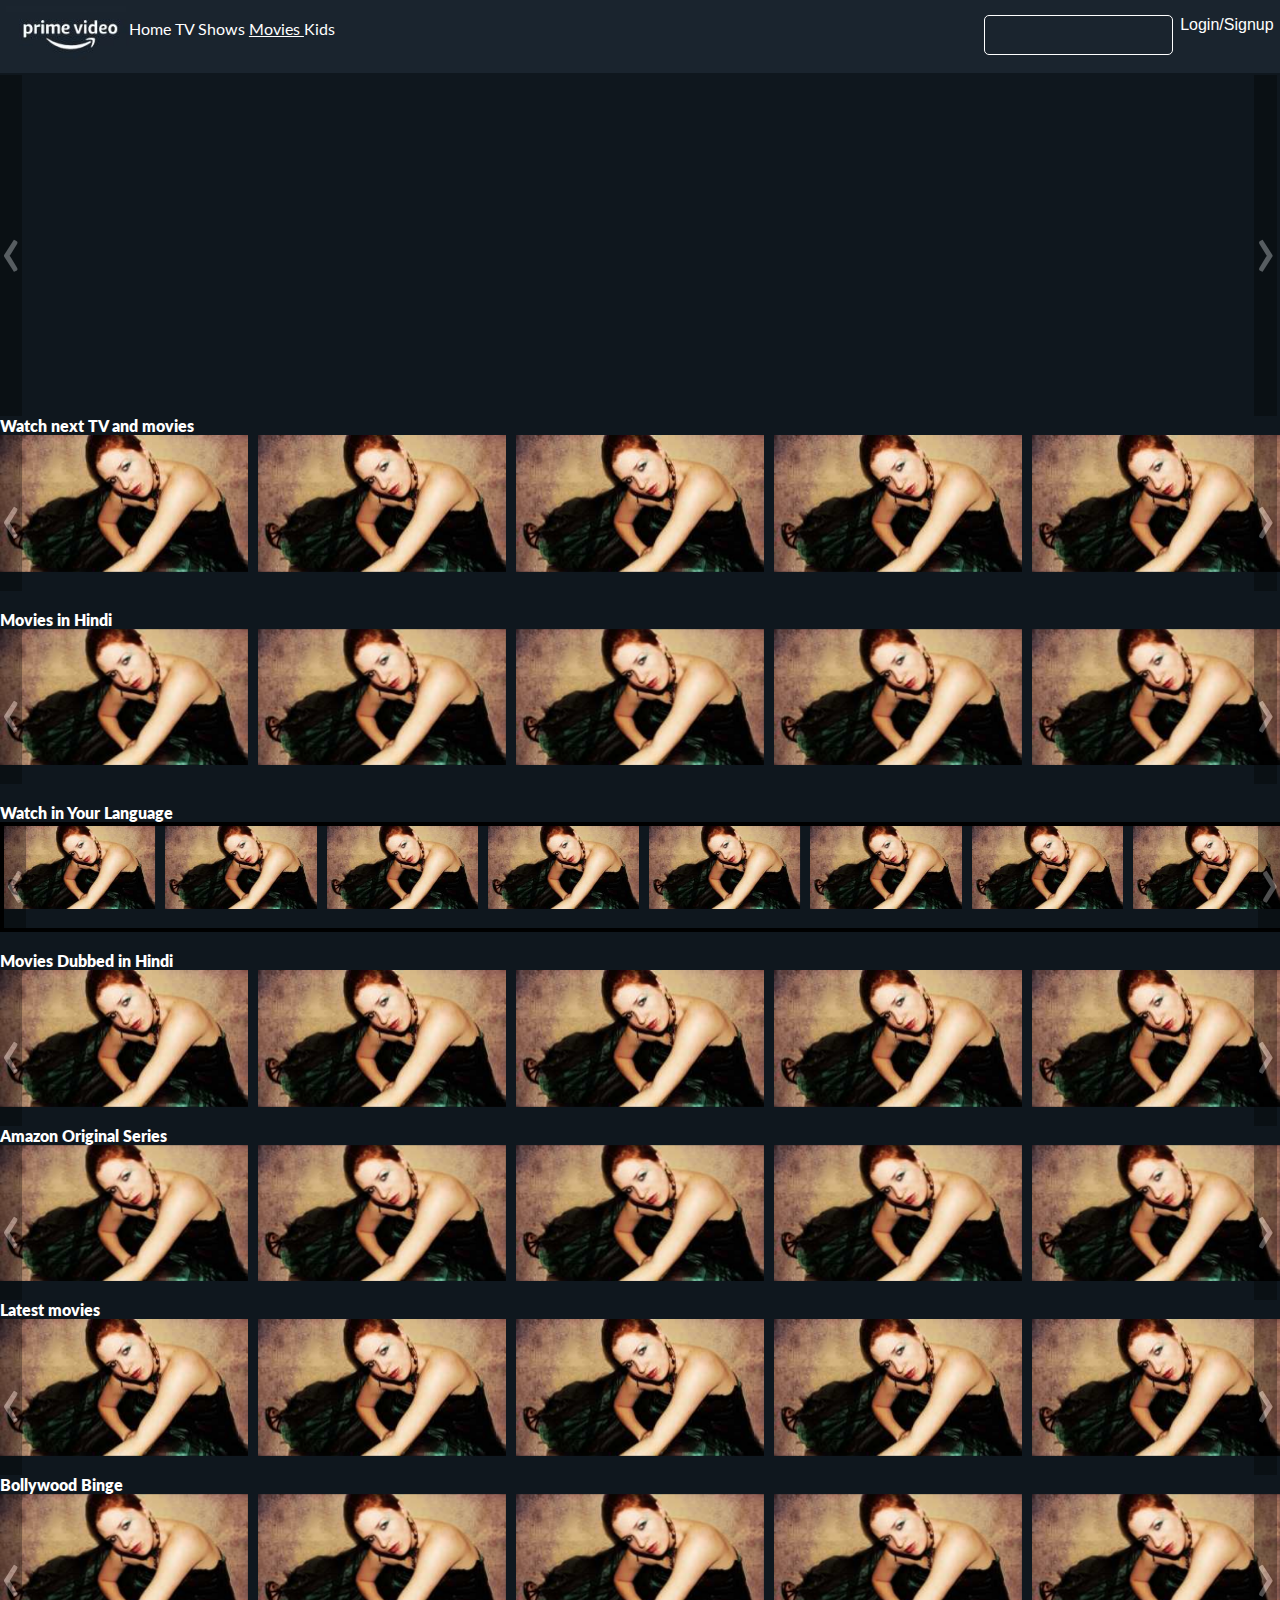
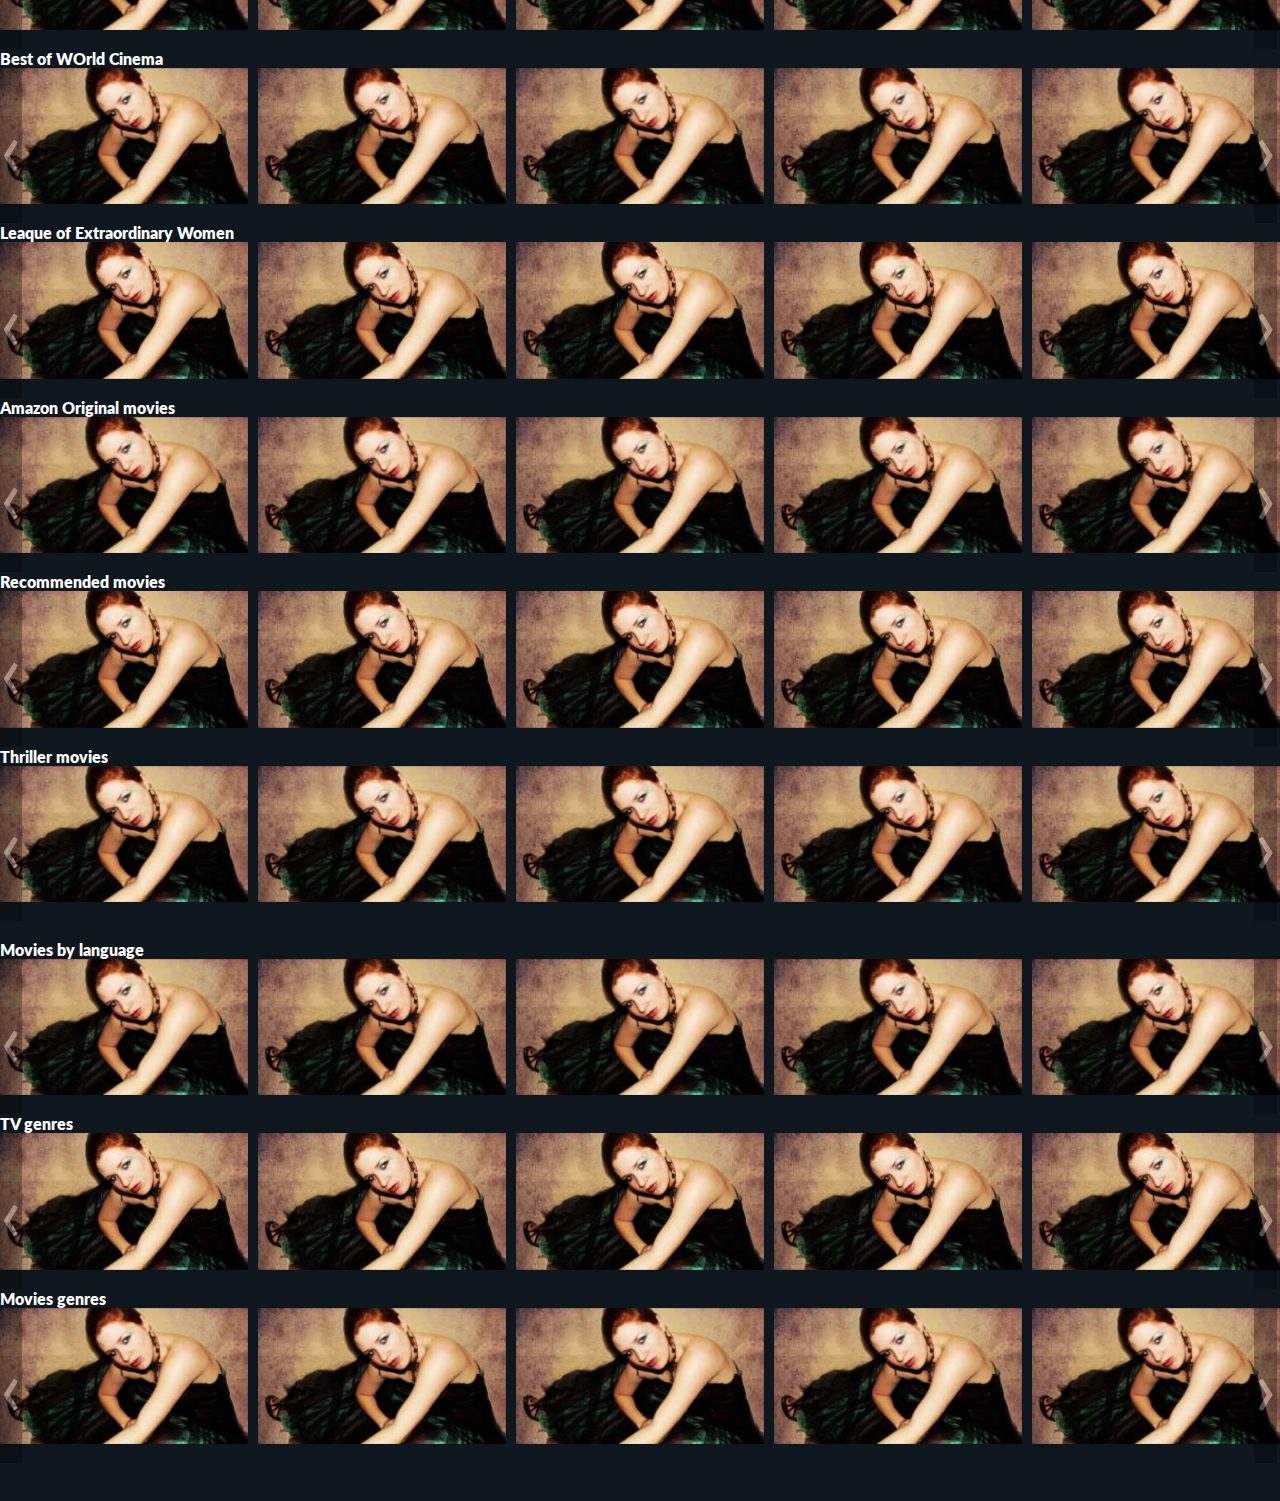
<file: movies/movies.html>
<!DOCTYPE html>
<html lang="en">
<head>
    <meta charset="UTF-8">
    <meta name="viewport" content="width=device-width, initial-scale=1.0">
    <title>PrimeVideo</title>
    <link rel="stylesheet" href="../movies/movies.css">
    <link href="https://fonts.googleapis.com/css2?family=Lato:ital,wght@0,100;0,300;0,400;0,700;0,900;1,100;1,300;1,400;1,700;1,900&display=swap" rel="stylesheet">
    <link rel="stylesheet" href="https://cdnjs.cloudflare.com/ajax/libs/font-awesome/4.7.0/css/font-awesome.min.css">
    <link rel="stylesheet" href="../owlcarousel/dist/assets/owl.carousel.min.css">
    <link rel="stylesheet" href="../owlcarousel/dist/assets/owl.carousel.css">
</head>
<body>
    <div class="banner">
        <!-- Navigation Bar START -->
        <header class="nav-bar">
            <img src="../prime-video-logo.jpg" alt="" style="background: #1A242E; float: left;">

            <div class="banner_button">
                <a class="home" href="../index.html">Home</button>
                <a class="tv_shows" href="../tv-shows/tv-shows.html" > TV Shows </a>
                <a class="movies" href="#">Movies</button>
                <a class="kids" href="../kids/kids.html" style="text-decoration: none; color: white">Kids</button>
            </div>

            <div class="right">
                <div class="user_profile">
                    <button class="login_signup">Login/Signup</button>
                </div>
    
                <div class="search_button">
                    <input type="text">
                </div>
            </div>
        </header>
        <!-- Navigation Bar END -->

        <!--Main Owl Carousel START -->
        <div class="owl-carousel owl-theme">
            <div class="item"> <a href="#"><img src="../bandish-bandits.png" alt=""></a> </div>
            <div class="item"> <a href="#"><img src="../bandish-bandits.png" alt=""></a> </div>
            <div class="item"> <a href="#"><img src="../bandish-bandits.png" alt=""></a> </div>
            <div class="item"> <a href="#"><img src="../bandish-bandits.png" alt=""></a> </div>
            <div class="item"> <a href="#"><img src="../bandish-bandits.png" alt=""></a> </div>
            <div class="item"> <a href="#"><img src="../bandish-bandits.png" alt=""></a> </div>
            <div class="item"> <a href="#"><img src="../bandish-bandits.png" alt=""></a> </div>
            <div class="item"> <a href="#"><img src="../bandish-bandits.png" alt=""></a> </div>
            <div class="item"> <a href="#"><img src="../bandish-bandits.png" alt=""></a> </div>
        </div>
        <!-- Main Owl Carousel END -->

        <!-- Watch next TV and movies START -->
        <span class="heading">Watch next TV and movies</span>
        <div class="watch_next">
            <div class="owl-carousel-2 owl-carousel owl-theme">
                <div class="item-2"> <a href="#"><img src="../bandish-bandits-gridImage.jpg" alt=""></a> </div>
                <div class="item-2"> <a href="#"><img src="../bandish-bandits-gridImage.jpg" alt=""></a> </div>
                <div class="item-2"> <a href="#"><img src="../bandish-bandits-gridImage.jpg" alt=""></a> </div>
                <div class="item-2"> <a href="#"><img src="../bandish-bandits-gridImage.jpg" alt=""></a> </div>
                <div class="item-2"> <a href="#"><img src="../bandish-bandits-gridImage.jpg" alt=""></a> </div>
                <div class="item-2"> <a href="#"><img src="../bandish-bandits-gridImage.jpg" alt=""></a> </div>
                <div class="item-2"> <a href="#"><img src="../bandish-bandits-gridImage.jpg" alt=""></a> </div>
                <div class="item-2"> <a href="#"><img src="../bandish-bandits-gridImage.jpg" alt=""></a> </div>
                <div class="item-2"> <a href="#"><img src="../bandish-bandits-gridImage.jpg" alt=""></a> </div>
            </div>
        </div>
        <!-- Watch next TV and movies END -->

        <br>

        <!-- Movies in Hindi START -->
        <span class="heading">Movies in Hindi</span>
        <div class="watch_next">
            <div class="owl-carousel-2 owl-carousel owl-theme">
                <div class="item-2"> <a href="#"><img src="../bandish-bandits-gridImage.jpg" alt=""></a> </div>
                <div class="item-2"> <a href="#"><img src="../bandish-bandits-gridImage.jpg" alt=""></a> </div>
                <div class="item-2"> <a href="#"><img src="../bandish-bandits-gridImage.jpg" alt=""></a> </div>
                <div class="item-2"> <a href="#"><img src="../bandish-bandits-gridImage.jpg" alt=""></a> </div>
                <div class="item-2"> <a href="#"><img src="../bandish-bandits-gridImage.jpg" alt=""></a> </div>
                <div class="item-2"> <a href="#"><img src="../bandish-bandits-gridImage.jpg" alt=""></a> </div>
                <div class="item-2"> <a href="#"><img src="../bandish-bandits-gridImage.jpg" alt=""></a> </div>
                <div class="item-2"> <a href="#"><img src="../bandish-bandits-gridImage.jpg" alt=""></a> </div>
                <div class="item-2"> <a href="#"><img src="../bandish-bandits-gridImage.jpg" alt=""></a> </div>
            </div>
        </div>
        <!-- Movies in Hindi END -->

        <br>

        <!-- Watch in Your Language START -->
        <span class="heading">Watch in Your Language</span>
        <div class="watch_in_your_language">
            <div class="owl-carousel-3 owl-carousel owl-theme">
                <div class="item-3"> <a href="#"><img src="../bandish-bandits-gridImage.jpg" alt=""></a> </div>
                <div class="item-3"> <a href="#"><img src="../bandish-bandits-gridImage.jpg" alt=""></a> </div>
                <div class="item-3"> <a href="#"><img src="../bandish-bandits-gridImage.jpg" alt=""></a> </div>
                <div class="item-3"> <a href="#"><img src="../bandish-bandits-gridImage.jpg" alt=""></a> </div>
                <div class="item-3"> <a href="#"><img src="../bandish-bandits-gridImage.jpg" alt=""></a> </div>
                <div class="item-3"> <a href="#"><img src="../bandish-bandits-gridImage.jpg" alt=""></a> </div>
                <div class="item-3"> <a href="#"><img src="../bandish-bandits-gridImage.jpg" alt=""></a> </div>
                <div class="item-3"> <a href="#"><img src="../bandish-bandits-gridImage.jpg" alt=""></a> </div>
                <div class="item-3"> <a href="#"><img src="../bandish-bandits-gridImage.jpg" alt=""></a> </div>
            </div>
        </div>
        <!-- Watch in Your Language END -->

        <br>

        <!-- Movies Dubbed in Hindi START -->
        <span class="heading">Movies Dubbed in Hindi</span>
        <div class="watch_next">
            <div class="owl-carousel-2 owl-carousel owl-theme">
                <div class="item-2"> <a href="#"><img src="../bandish-bandits-gridImage.jpg" alt=""></a> </div>
                <div class="item-2"> <a href="#"><img src="../bandish-bandits-gridImage.jpg" alt=""></a> </div>
                <div class="item-2"> <a href="#"><img src="../bandish-bandits-gridImage.jpg" alt=""></a> </div>
                <div class="item-2"> <a href="#"><img src="../bandish-bandits-gridImage.jpg" alt=""></a> </div>
                <div class="item-2"> <a href="#"><img src="../bandish-bandits-gridImage.jpg" alt=""></a> </div>
                <div class="item-2"> <a href="#"><img src="../bandish-bandits-gridImage.jpg" alt=""></a> </div>
                <div class="item-2"> <a href="#"><img src="../bandish-bandits-gridImage.jpg" alt=""></a> </div>
                <div class="item-2"> <a href="#"><img src="../bandish-bandits-gridImage.jpg" alt=""></a> </div>
                <div class="item-2"> <a href="#"><img src="../bandish-bandits-gridImage.jpg" alt=""></a> </div>
            </div>
        </div>
        <!-- Movies Dubbed in Hindi END -->

                <!-- Amazon Original Series START -->
                <span class="heading">Amazon Original Series</span>
                <div class="watch_next">
                    <div class="owl-carousel-2 owl-carousel owl-theme">
                        <div class="item-2"> <a href="#"><img src="../bandish-bandits-gridImage.jpg" alt=""></a> </div>
                        <div class="item-2"> <a href="#"><img src="../bandish-bandits-gridImage.jpg" alt=""></a> </div>
                        <div class="item-2"> <a href="#"><img src="../bandish-bandits-gridImage.jpg" alt=""></a> </div>
                        <div class="item-2"> <a href="#"><img src="../bandish-bandits-gridImage.jpg" alt=""></a> </div>
                        <div class="item-2"> <a href="#"><img src="../bandish-bandits-gridImage.jpg" alt=""></a> </div>
                        <div class="item-2"> <a href="#"><img src="../bandish-bandits-gridImage.jpg" alt=""></a> </div>
                        <div class="item-2"> <a href="#"><img src="../bandish-bandits-gridImage.jpg" alt=""></a> </div>
                        <div class="item-2"> <a href="#"><img src="../bandish-bandits-gridImage.jpg" alt=""></a> </div>
                        <div class="item-2"> <a href="#"><img src="../bandish-bandits-gridImage.jpg" alt=""></a> </div>
                    </div>
                </div>
                <!-- Amazon Original Series Hindi END -->

                <!-- Latest movies START -->
                <span class="heading">Latest movies</span>
                <div class="watch_next">
                    <div class="owl-carousel-2 owl-carousel owl-theme">
                        <div class="item-2"> <a href="#"><img src="../bandish-bandits-gridImage.jpg" alt=""></a> </div>
                        <div class="item-2"> <a href="#"><img src="../bandish-bandits-gridImage.jpg" alt=""></a> </div>
                        <div class="item-2"> <a href="#"><img src="../bandish-bandits-gridImage.jpg" alt=""></a> </div>
                        <div class="item-2"> <a href="#"><img src="../bandish-bandits-gridImage.jpg" alt=""></a> </div>
                        <div class="item-2"> <a href="#"><img src="../bandish-bandits-gridImage.jpg" alt=""></a> </div>
                        <div class="item-2"> <a href="#"><img src="../bandish-bandits-gridImage.jpg" alt=""></a> </div>
                        <div class="item-2"> <a href="#"><img src="../bandish-bandits-gridImage.jpg" alt=""></a> </div>
                        <div class="item-2"> <a href="#"><img src="../bandish-bandits-gridImage.jpg" alt=""></a> </div>
                        <div class="item-2"> <a href="#"><img src="../bandish-bandits-gridImage.jpg" alt=""></a> </div>
                    </div>
                </div>
                <!-- Latest movies END -->

                <!-- Bollywood Binge START -->
                <span class="heading">Bollywood Binge</span>
                <div class="watch_next">
                    <div class="owl-carousel-2 owl-carousel owl-theme">
                        <div class="item-2"> <a href="#"><img src="../bandish-bandits-gridImage.jpg" alt=""></a> </div>
                        <div class="item-2"> <a href="#"><img src="../bandish-bandits-gridImage.jpg" alt=""></a> </div>
                        <div class="item-2"> <a href="#"><img src="../bandish-bandits-gridImage.jpg" alt=""></a> </div>
                        <div class="item-2"> <a href="#"><img src="../bandish-bandits-gridImage.jpg" alt=""></a> </div>
                        <div class="item-2"> <a href="#"><img src="../bandish-bandits-gridImage.jpg" alt=""></a> </div>
                        <div class="item-2"> <a href="#"><img src="../bandish-bandits-gridImage.jpg" alt=""></a> </div>
                        <div class="item-2"> <a href="#"><img src="../bandish-bandits-gridImage.jpg" alt=""></a> </div>
                        <div class="item-2"> <a href="#"><img src="../bandish-bandits-gridImage.jpg" alt=""></a> </div>
                        <div class="item-2"> <a href="#"><img src="../bandish-bandits-gridImage.jpg" alt=""></a> </div>
                    </div>
                </div>
                <!-- Bollywood Binge END -->

                <!-- Best of WOrld Cinema START -->
                <span class="heading">Best of WOrld Cinema</span>
                <div class="watch_next">
                    <div class="owl-carousel-2 owl-carousel owl-theme">
                        <div class="item-2"> <a href="#"><img src="../bandish-bandits-gridImage.jpg" alt=""></a> </div>
                        <div class="item-2"> <a href="#"><img src="../bandish-bandits-gridImage.jpg" alt=""></a> </div>
                        <div class="item-2"> <a href="#"><img src="../bandish-bandits-gridImage.jpg" alt=""></a> </div>
                        <div class="item-2"> <a href="#"><img src="../bandish-bandits-gridImage.jpg" alt=""></a> </div>
                        <div class="item-2"> <a href="#"><img src="../bandish-bandits-gridImage.jpg" alt=""></a> </div>
                        <div class="item-2"> <a href="#"><img src="../bandish-bandits-gridImage.jpg" alt=""></a> </div>
                        <div class="item-2"> <a href="#"><img src="../bandish-bandits-gridImage.jpg" alt=""></a> </div>
                        <div class="item-2"> <a href="#"><img src="../bandish-bandits-gridImage.jpg" alt=""></a> </div>
                        <div class="item-2"> <a href="#"><img src="../bandish-bandits-gridImage.jpg" alt=""></a> </div>
                    </div>
                </div>
                <!-- Best of WOrld Cinema END -->

                <!-- Leaque of Extraordinary Women START -->
                <span class="heading">Leaque of Extraordinary Women</span>
                <div class="watch_next">
                    <div class="owl-carousel-2 owl-carousel owl-theme">
                        <div class="item-2"> <a href="#"><img src="../bandish-bandits-gridImage.jpg" alt=""></a> </div>
                        <div class="item-2"> <a href="#"><img src="../bandish-bandits-gridImage.jpg" alt=""></a> </div>
                        <div class="item-2"> <a href="#"><img src="../bandish-bandits-gridImage.jpg" alt=""></a> </div>
                        <div class="item-2"> <a href="#"><img src="../bandish-bandits-gridImage.jpg" alt=""></a> </div>
                        <div class="item-2"> <a href="#"><img src="../bandish-bandits-gridImage.jpg" alt=""></a> </div>
                        <div class="item-2"> <a href="#"><img src="../bandish-bandits-gridImage.jpg" alt=""></a> </div>
                        <div class="item-2"> <a href="#"><img src="../bandish-bandits-gridImage.jpg" alt=""></a> </div>
                        <div class="item-2"> <a href="#"><img src="../bandish-bandits-gridImage.jpg" alt=""></a> </div>
                        <div class="item-2"> <a href="#"><img src="../bandish-bandits-gridImage.jpg" alt=""></a> </div>
                    </div>
                </div>
                <!-- Leaque of Extraordinary Women END -->

                <!-- Amazon Original movies START -->
                <span class="heading">Amazon Original movies</span>
                <div class="watch_next">
                    <div class="owl-carousel-2 owl-carousel owl-theme">
                        <div class="item-2"> <a href="#"><img src="../bandish-bandits-gridImage.jpg" alt=""></a> </div>
                        <div class="item-2"> <a href="#"><img src="../bandish-bandits-gridImage.jpg" alt=""></a> </div>
                        <div class="item-2"> <a href="#"><img src="../bandish-bandits-gridImage.jpg" alt=""></a> </div>
                        <div class="item-2"> <a href="#"><img src="../bandish-bandits-gridImage.jpg" alt=""></a> </div>
                        <div class="item-2"> <a href="#"><img src="../bandish-bandits-gridImage.jpg" alt=""></a> </div>
                        <div class="item-2"> <a href="#"><img src="../bandish-bandits-gridImage.jpg" alt=""></a> </div>
                        <div class="item-2"> <a href="#"><img src="../bandish-bandits-gridImage.jpg" alt=""></a> </div>
                        <div class="item-2"> <a href="#"><img src="../bandish-bandits-gridImage.jpg" alt=""></a> </div>
                        <div class="item-2"> <a href="#"><img src="../bandish-bandits-gridImage.jpg" alt=""></a> </div>
                    </div>
                </div>
                <!-- Amazon Original movies END -->

                <!-- Recommended movies START -->
                <span class="heading">Recommended movies</span>
                <div class="watch_next">
                    <div class="owl-carousel-2 owl-carousel owl-theme">
                        <div class="item-2"> <a href="#"><img src="../bandish-bandits-gridImage.jpg" alt=""></a> </div>
                        <div class="item-2"> <a href="#"><img src="../bandish-bandits-gridImage.jpg" alt=""></a> </div>
                        <div class="item-2"> <a href="#"><img src="../bandish-bandits-gridImage.jpg" alt=""></a> </div>
                        <div class="item-2"> <a href="#"><img src="../bandish-bandits-gridImage.jpg" alt=""></a> </div>
                        <div class="item-2"> <a href="#"><img src="../bandish-bandits-gridImage.jpg" alt=""></a> </div>
                        <div class="item-2"> <a href="#"><img src="../bandish-bandits-gridImage.jpg" alt=""></a> </div>
                        <div class="item-2"> <a href="#"><img src="../bandish-bandits-gridImage.jpg" alt=""></a> </div>
                        <div class="item-2"> <a href="#"><img src="../bandish-bandits-gridImage.jpg" alt=""></a> </div>
                        <div class="item-2"> <a href="#"><img src="../bandish-bandits-gridImage.jpg" alt=""></a> </div>
                    </div>
                </div>
                <!-- Recommended movies END -->

                <!-- Thriller movies START -->
                <span class="heading">Thriller movies</span>
                <div class="watch_next">
                    <div class="owl-carousel-2 owl-carousel owl-theme">
                        <div class="item-2"> <a href="#"><img src="../bandish-bandits-gridImage.jpg" alt=""></a> </div>
                        <div class="item-2"> <a href="#"><img src="../bandish-bandits-gridImage.jpg" alt=""></a> </div>
                        <div class="item-2"> <a href="#"><img src="../bandish-bandits-gridImage.jpg" alt=""></a> </div>
                        <div class="item-2"> <a href="#"><img src="../bandish-bandits-gridImage.jpg" alt=""></a> </div>
                        <div class="item-2"> <a href="#"><img src="../bandish-bandits-gridImage.jpg" alt=""></a> </div>
                        <div class="item-2"> <a href="#"><img src="../bandish-bandits-gridImage.jpg" alt=""></a> </div>
                        <div class="item-2"> <a href="#"><img src="../bandish-bandits-gridImage.jpg" alt=""></a> </div>
                        <div class="item-2"> <a href="#"><img src="../bandish-bandits-gridImage.jpg" alt=""></a> </div>
                        <div class="item-2"> <a href="#"><img src="../bandish-bandits-gridImage.jpg" alt=""></a> </div>
                    </div>
                </div>
                <!-- Thriller movies END -->

                <br>

        <!-- Movies by language START -->
        <span class="heading">Movies by language</span>
        <div class="watch_next">
            <div class="owl-carousel-2 owl-carousel owl-theme">
                <div class="item-2"> <a href="#"><img src="../bandish-bandits-gridImage.jpg" alt=""></a> </div>
                <div class="item-2"> <a href="#"><img src="../bandish-bandits-gridImage.jpg" alt=""></a> </div>
                <div class="item-2"> <a href="#"><img src="../bandish-bandits-gridImage.jpg" alt=""></a> </div>
                <div class="item-2"> <a href="#"><img src="../bandish-bandits-gridImage.jpg" alt=""></a> </div>
                <div class="item-2"> <a href="#"><img src="../bandish-bandits-gridImage.jpg" alt=""></a> </div>
                <div class="item-2"> <a href="#"><img src="../bandish-bandits-gridImage.jpg" alt=""></a> </div>
                <div class="item-2"> <a href="#"><img src="../bandish-bandits-gridImage.jpg" alt=""></a> </div>
                <div class="item-2"> <a href="#"><img src="../bandish-bandits-gridImage.jpg" alt=""></a> </div>
                <div class="item-2"> <a href="#"><img src="../bandish-bandits-gridImage.jpg" alt=""></a> </div>
            </div>
        </div>
        <!-- Movies by language END -->

        <!-- TV genres START -->
        <span class="heading">TV genres</span>
        <div class="watch_next">
            <div class="owl-carousel-2 owl-carousel owl-theme">
                <div class="item-2"> <a href="#"><img src="../bandish-bandits-gridImage.jpg" alt=""></a> </div>
                <div class="item-2"> <a href="#"><img src="../bandish-bandits-gridImage.jpg" alt=""></a> </div>
                <div class="item-2"> <a href="#"><img src="../bandish-bandits-gridImage.jpg" alt=""></a> </div>
                <div class="item-2"> <a href="#"><img src="../bandish-bandits-gridImage.jpg" alt=""></a> </div>
                <div class="item-2"> <a href="#"><img src="../bandish-bandits-gridImage.jpg" alt=""></a> </div>
                <div class="item-2"> <a href="#"><img src="../bandish-bandits-gridImage.jpg" alt=""></a> </div>
                <div class="item-2"> <a href="#"><img src="../bandish-bandits-gridImage.jpg" alt=""></a> </div>
                <div class="item-2"> <a href="#"><img src="../bandish-bandits-gridImage.jpg" alt=""></a> </div>
                <div class="item-2"> <a href="#"><img src="../bandish-bandits-gridImage.jpg" alt=""></a> </div>
            </div>
        </div>
        <!-- TV genres END -->

        <!-- Movies genres START -->
        <span class="heading">Movies genres</span>
        <div class="watch_next">
            <div class="owl-carousel-2 owl-carousel owl-theme">
                <div class="item-2"> <a href="#"><img src="../bandish-bandits-gridImage.jpg" alt=""></a> </div>
                <div class="item-2"> <a href="#"><img src="../bandish-bandits-gridImage.jpg" alt=""></a> </div>
                <div class="item-2"> <a href="#"><img src="../bandish-bandits-gridImage.jpg" alt=""></a> </div>
                <div class="item-2"> <a href="#"><img src="../bandish-bandits-gridImage.jpg" alt=""></a> </div>
                <div class="item-2"> <a href="#"><img src="../bandish-bandits-gridImage.jpg" alt=""></a> </div>
                <div class="item-2"> <a href="#"><img src="../bandish-bandits-gridImage.jpg" alt=""></a> </div>
                <div class="item-2"> <a href="#"><img src="../bandish-bandits-gridImage.jpg" alt=""></a> </div>
                <div class="item-2"> <a href="#"><img src="../bandish-bandits-gridImage.jpg" alt=""></a> </div>
                <div class="item-2"> <a href="#"><img src="../bandish-bandits-gridImage.jpg" alt=""></a> </div>
            </div>
        </div>
        <!-- Movies genres END -->

        <br>

        <br>
    </div>
</body>
</html>

<script src="../jquery.min.js"></script>
<script src="../owlcarousel/dist/owl.carousel.min.js"></script>

<script>
    // Watch next TV and movies Owl-Carousel
    $('.owl-carousel-3').owlCarousel({
    loop:true,
    margin:10,
    nav:true,
    autoWidth: false,
    responsive:{
        0:{
            items:3
        },
        600:{
            items:5
        },
        1000:{
            items:8
        }
    }
})
$('.owl-carousel-2').owlCarousel({
    loop:true,
    margin:10,
    nav:true,
    autoWidth: false,
    responsive:{
        0:{
            items:1
        },
        600:{
            items:3
        },
        1000:{
            items:5
        }
    }
})
    $('.owl-carousel').owlCarousel({
    loop:true,
    margin:10,
    nav:true,
    items: 1,
})

</script>
</file>
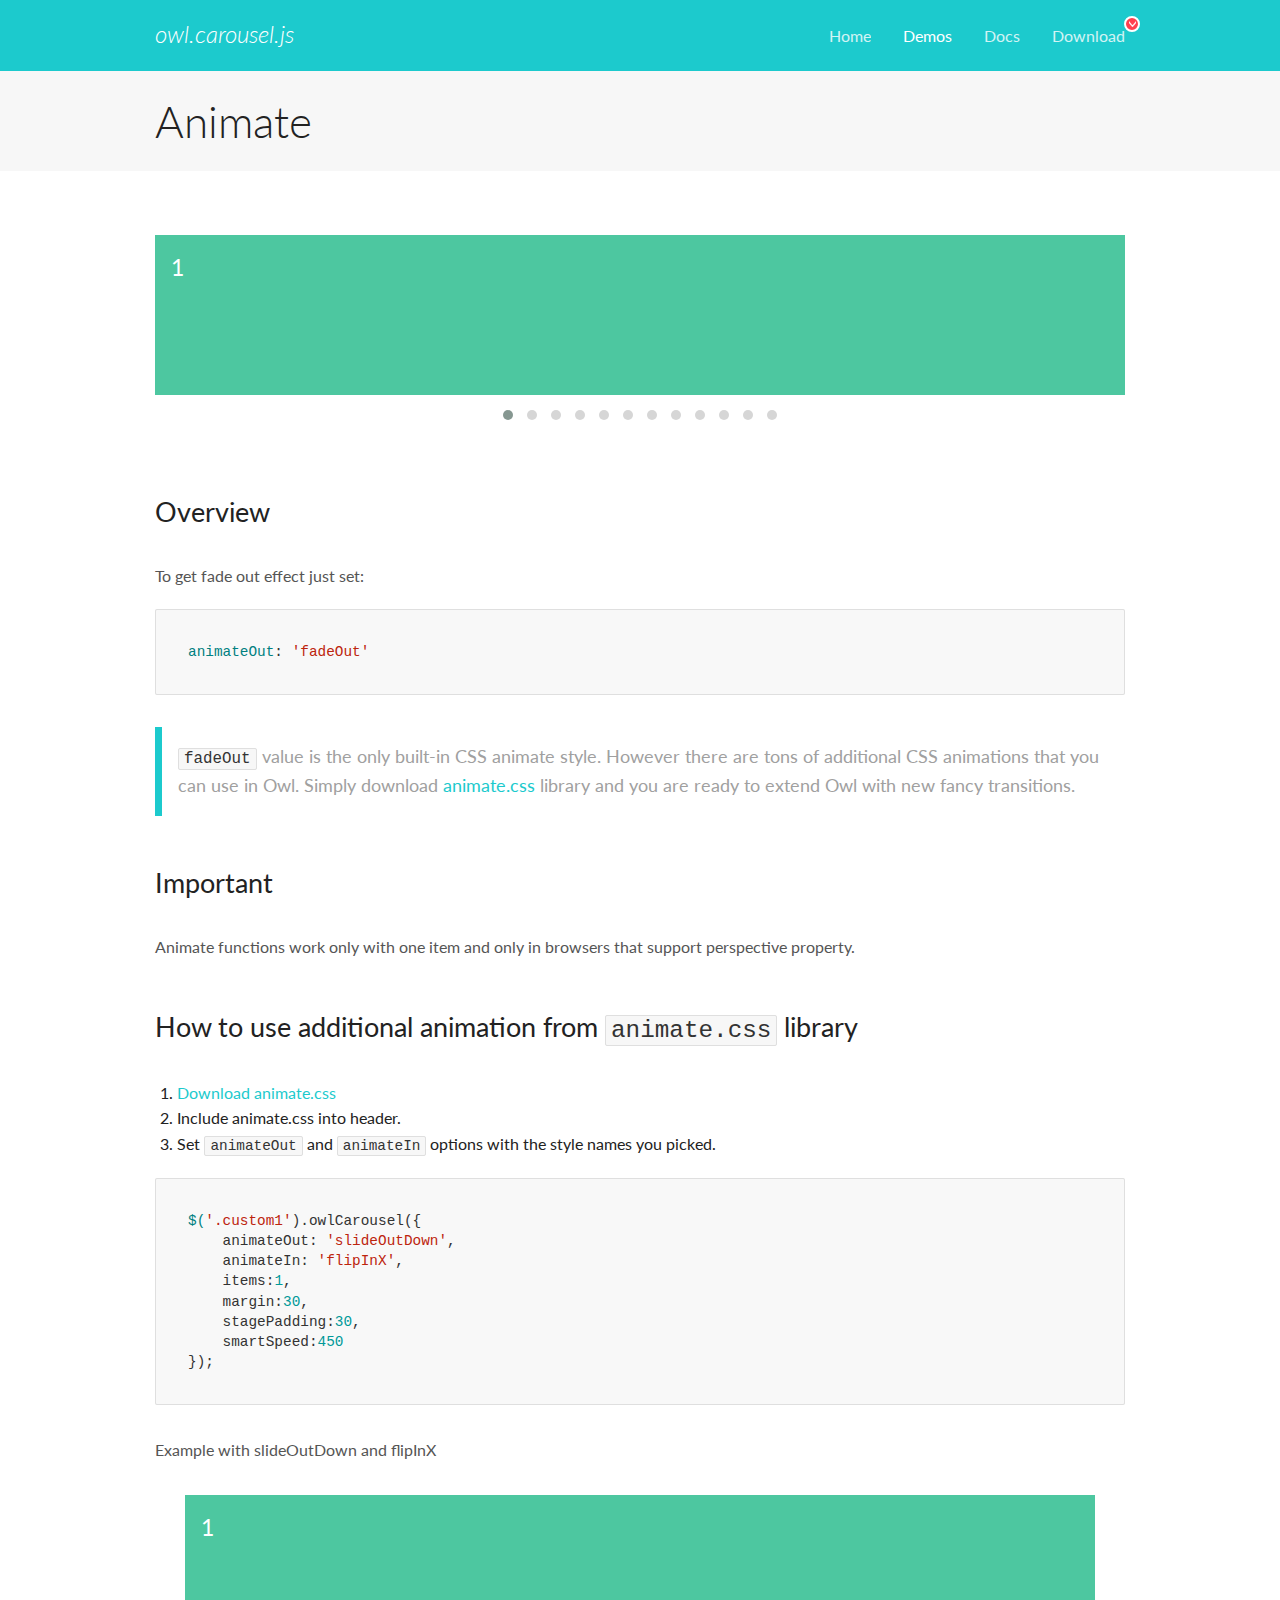
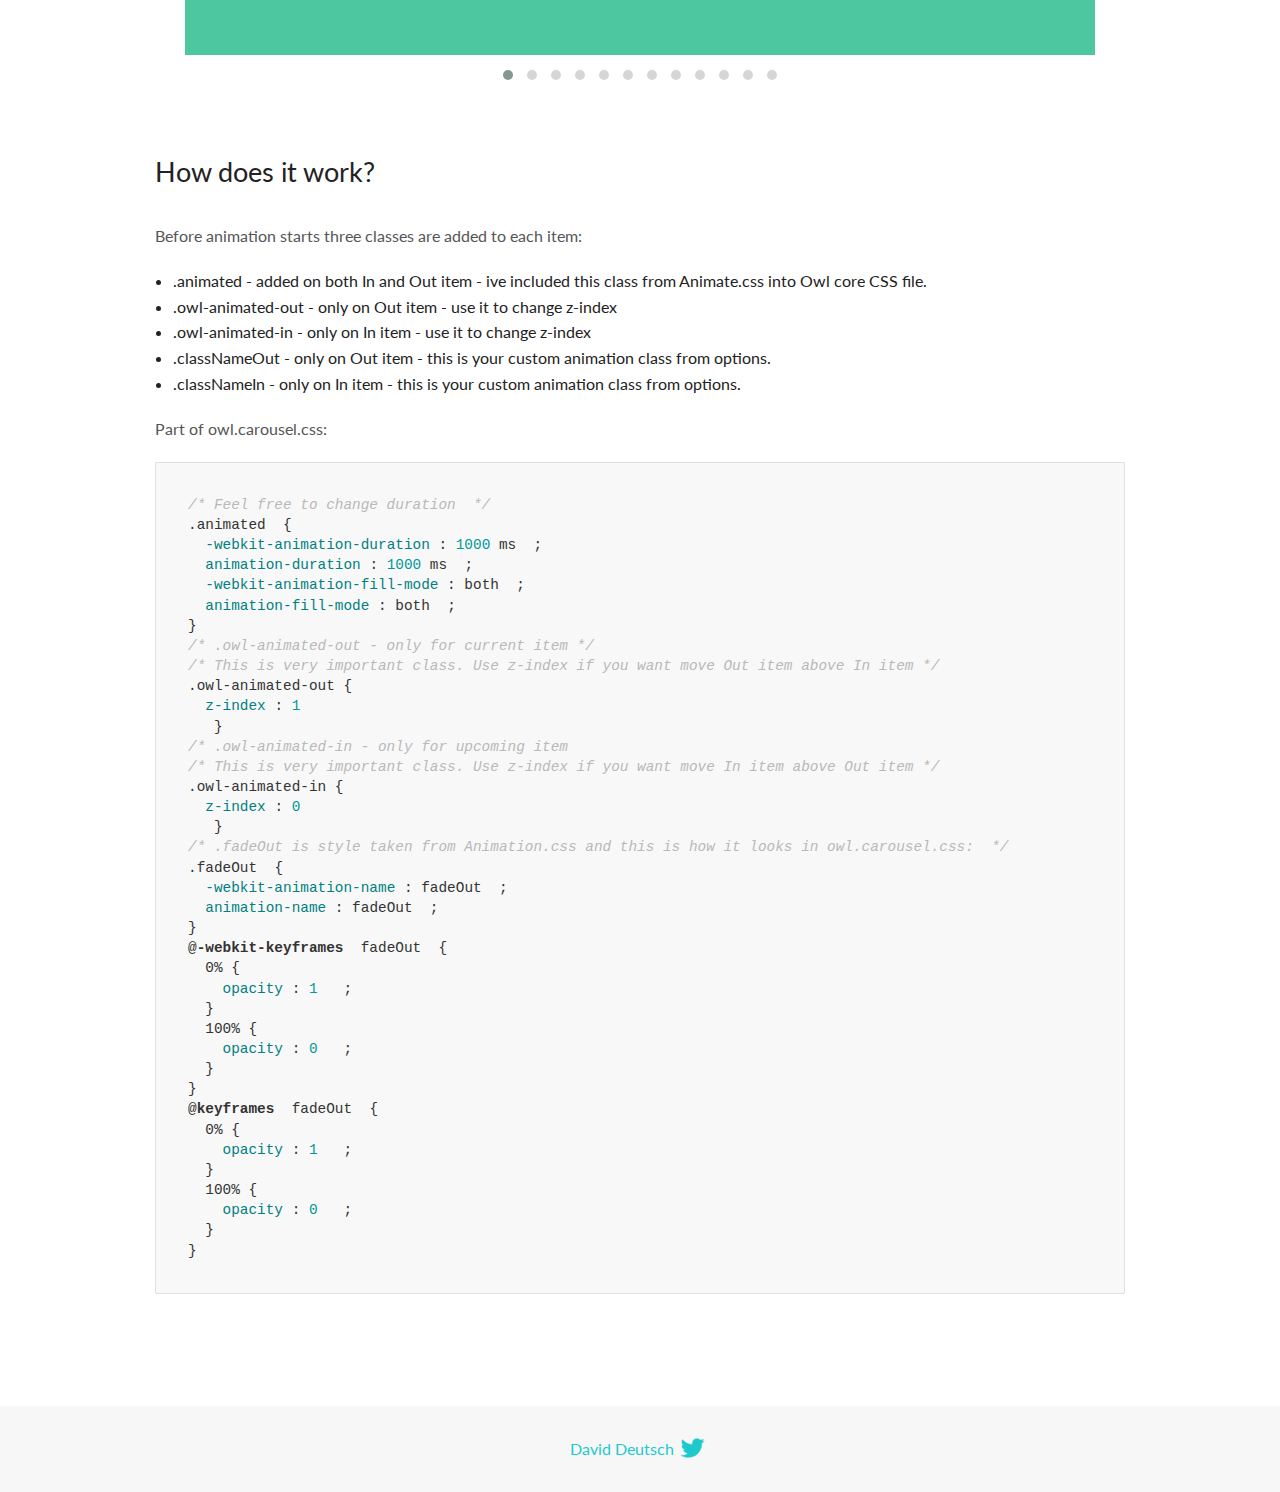
<file: owlcarousel/docs/demos/animate.html>
<!DOCTYPE html>
<html lang="en">
  <head>

    <!-- head -->
    <meta charset="utf-8">
    <meta name="msapplication-tap-highlight" content="no" />
    <meta name="viewport" content="width=device-width, initial-scale=1.0" />
    <meta name="description" content="Animate carousel">
    <meta name="author" content="David Deutsch">
    <title>
      Animate Demo | Owl Carousel | 2.3.4
    </title>

    <!-- Stylesheets -->
    <link href='https://fonts.googleapis.com/css?family=Lato:300,400,700,400italic,300italic' rel='stylesheet' type='text/css'>
    <link rel="stylesheet" href="../assets/css/docs.theme.min.css">

    <!-- Owl Stylesheets -->
    <link rel="stylesheet" href="../assets/owlcarousel/assets/owl.carousel.min.css">
    <link rel="stylesheet" href="../assets/owlcarousel/assets/owl.theme.default.min.css">

    <!-- HTML5 shim and Respond.js IE8 support of HTML5 elements and media queries -->

    <!--[if lt IE 9]>
      <script src="https://oss.maxcdn.com/libs/html5shiv/3.7.0/html5shiv.js"></script>
      <script src="https://oss.maxcdn.com/libs/respond.js/1.3.0/respond.min.js"></script>
    <![endif]-->

    <!-- Favicons -->
    <link rel="apple-touch-icon-precomposed" sizes="144x144" href="../assets/ico/apple-touch-icon-144-precomposed.png">
    <link rel="shortcut icon" href="../assets/ico/favicon.png">
    <link rel="shortcut icon" href="favicon.ico">

    <!-- Yeah i know js should not be in header. Its required for demos.-->

    <!-- javascript -->
    <script src="../assets/vendors/jquery.min.js"></script>
    <script src="../assets/owlcarousel/owl.carousel.js"></script>
  </head>
  <body>

    <!-- header -->
    <header class="header">
      <div class="row">
        <div class="large-12 columns">
          <div class="brand left">
            <h3>
              <a href="/OwlCarousel2/">owl.carousel.js</a> 
            </h3>
          </div>
          <a id="toggle-nav" class="right">
            <span></span> <span></span> <span></span> 
          </a> 
          <div class="nav-bar">
            <ul class="clearfix">
              <li> <a href="/OwlCarousel2/index.html">Home</a>  </li>
              <li class="active">
                <a href="/OwlCarousel2/demos/demos.html">Demos</a> 
              </li>
              <li> <a href="/OwlCarousel2/docs/started-welcome.html">Docs</a>  </li>
              <li>
                <a href="https://github.com/OwlCarousel2/OwlCarousel2/archive/2.3.4.zip">Download</a> 
                <span class="download"></span> 
              </li>
            </ul>
          </div>
        </div>
      </div>
    </header>

    <!-- title -->
    <section class="title">
      <div class="row">
        <div class="large-12 columns">
          <h1>Animate</h1>
        </div>
      </div>
    </section>

    <!--  Demos -->
    <section id="demos">
      <div class="row">
        <div class="large-12 columns">
          <div class="fadeOut owl-carousel owl-theme">
            <div class="item">
              <h4>1</h4>
            </div>
            <div class="item">
              <h4>2</h4>
            </div>
            <div class="item">
              <h4>3</h4>
            </div>
            <div class="item">
              <h4>4</h4>
            </div>
            <div class="item">
              <h4>5</h4>
            </div>
            <div class="item">
              <h4>6</h4>
            </div>
            <div class="item">
              <h4>7</h4>
            </div>
            <div class="item">
              <h4>8</h4>
            </div>
            <div class="item">
              <h4>9</h4>
            </div>
            <div class="item">
              <h4>10</h4>
            </div>
            <div class="item">
              <h4>11</h4>
            </div>
            <div class="item">
              <h4>12</h4>
            </div>
          </div>
          <h3 id="overview">Overview</h3>
          <p>To get fade out effect just set:</p>
          <pre><code>animateOut: &#39;fadeOut&#39;</code></pre>
          <blockquote>
            <p><code>fadeOut</code> value is the only built-in CSS animate style. However there are tons of additional CSS animations that you can use in Owl. Simply download
              <a href="https://daneden.github.io/animate.css/">animate.css</a>  library and you are ready to extend Owl with new fancy transitions.</p>
          </blockquote>
          <h3 id="important">Important</h3>
          <p>Animate functions work only with one item and only in browsers that support perspective property.</p>
          <h3 id="how-to-use-additional-animation-from-animate-css-library">How to use additional animation from <code>animate.css</code> library</h3>
          <ol>
            <li> <a href="https://daneden.github.io/animate.css/">Download animate.css</a>  </li>
            <li>Include animate.css into header.</li>
            <li>Set <code>animateOut</code> and <code>animateIn</code> options with the style names you picked.</li>
          </ol>
          <pre><code>$(&#39;.custom1&#39;).owlCarousel({
    animateOut: &#39;slideOutDown&#39;,
    animateIn: &#39;flipInX&#39;,
    items:1,
    margin:30,
    stagePadding:30,
    smartSpeed:450
});</code></pre>
          <p>Example with slideOutDown and flipInX</p>
          <div class="custom1 owl-carousel owl-theme">
            <div class="item">
              <h4>1</h4>
            </div>
            <div class="item">
              <h4>2</h4>
            </div>
            <div class="item">
              <h4>3</h4>
            </div>
            <div class="item">
              <h4>4</h4>
            </div>
            <div class="item">
              <h4>5</h4>
            </div>
            <div class="item">
              <h4>6</h4>
            </div>
            <div class="item">
              <h4>7</h4>
            </div>
            <div class="item">
              <h4>8</h4>
            </div>
            <div class="item">
              <h4>9</h4>
            </div>
            <div class="item">
              <h4>10</h4>
            </div>
            <div class="item">
              <h4>11</h4>
            </div>
            <div class="item">
              <h4>12</h4>
            </div>
          </div>
          <h3 id="how-does-it-work-">How does it work?</h3>
          <p>Before animation starts three classes are added to each item:</p>
          <ul>
            <li>.animated - added on both In and Out item - ive included this class from Animate.css into Owl core CSS file.</li>
            <li>.owl-animated-out - only on Out item - use it to change z-index</li>
            <li>.owl-animated-in - only on In item - use it to change z-index</li>
            <li>.classNameOut - only on Out item - this is your custom animation class from options.</li>
            <li>.classNameIn - only on In item - this is your custom animation class from options.</li>
          </ul>
          <p>Part of owl.carousel.css:</p>
          <pre><code class="language-css"><span class="comment">/* Feel free to change duration  */</span> 
<span class="class">.animated</span>  <span class="rules">{
  <span class="rule"><span class="attribute">-webkit-animation-duration</span> :<span class="value"> <span class="number">1000</span> ms</span> </span> ;
  <span class="rule"><span class="attribute">animation-duration</span> :<span class="value"> <span class="number">1000</span> ms</span> </span> ;
  <span class="rule"><span class="attribute">-webkit-animation-fill-mode</span> :<span class="value"> both</span> </span> ;
  <span class="rule"><span class="attribute">animation-fill-mode</span> :<span class="value"> both</span> </span> ;
<span class="rule">}</span> </span> 
<span class="comment">/* .owl-animated-out - only for current item */</span> 
<span class="comment">/* This is very important class. Use z-index if you want move Out item above In item */</span> 
<span class="class">.owl-animated-out</span> <span class="rules">{
  <span class="rule"><span class="attribute">z-index</span> :<span class="value"> <span class="number">1</span> 
</span> </span> </span> }
<span class="comment">/* .owl-animated-in - only for upcoming item
/* This is very important class. Use z-index if you want move In item above Out item */</span> 
<span class="class">.owl-animated-in</span> <span class="rules">{
  <span class="rule"><span class="attribute">z-index</span> :<span class="value"> <span class="number">0</span> 
</span> </span> </span> }
<span class="comment">/* .fadeOut is style taken from Animation.css and this is how it looks in owl.carousel.css:  */</span> 
<span class="class">.fadeOut</span>  <span class="rules">{
  <span class="rule"><span class="attribute">-webkit-animation-name</span> :<span class="value"> fadeOut</span> </span> ;
  <span class="rule"><span class="attribute">animation-name</span> :<span class="value"> fadeOut</span> </span> ;
<span class="rule">}</span> </span> 
<span class="at_rule">@<span class="keyword">-webkit-keyframes</span>  fadeOut </span> {
  0% <span class="rules">{
    <span class="rule"><span class="attribute">opacity</span> :<span class="value"> <span class="number">1</span> </span> </span> ;
  <span class="rule">}</span> </span> 
  100% <span class="rules">{
    <span class="rule"><span class="attribute">opacity</span> :<span class="value"> <span class="number">0</span> </span> </span> ;
  <span class="rule">}</span> </span> 
}
<span class="at_rule">@<span class="keyword">keyframes</span>  fadeOut </span> {
  0% <span class="rules">{
    <span class="rule"><span class="attribute">opacity</span> :<span class="value"> <span class="number">1</span> </span> </span> ;
  <span class="rule">}</span> </span> 
  100% <span class="rules">{
    <span class="rule"><span class="attribute">opacity</span> :<span class="value"> <span class="number">0</span> </span> </span> ;
  <span class="rule">}</span> </span> 
}</code></pre>
          <link rel="stylesheet" href="../assets/css/animate.css">
          <script>
            jQuery(document).ready(function($) {
              $('.fadeOut').owlCarousel({
                items: 1,
                animateOut: 'fadeOut',
                loop: true,
                margin: 10,
              });
              $('.custom1').owlCarousel({
                animateOut: 'slideOutDown',
                animateIn: 'flipInX',
                items: 1,
                margin: 30,
                stagePadding: 30,
                smartSpeed: 450
              });
            });
          </script>
        </div>
      </div>
    </section>

    <!-- footer -->
    <footer class="footer">
      <div class="row">
        <div class="large-12 columns">
          <h5>
            <a href="/OwlCarousel2/docs/support-contact.html">David Deutsch</a> 
            <a id="custom-tweet-button" href="https://twitter.com/share?url=https://github.com/OwlCarousel2/OwlCarousel2&text=Owl Carousel - This is so awesome! " target="_blank"></a> 
          </h5>
        </div>
      </div>
    </footer>

    <!-- vendors -->
    <script src="../assets/vendors/highlight.js"></script>
    <script src="../assets/js/app.js"></script>
  </body>
</html>
</file>
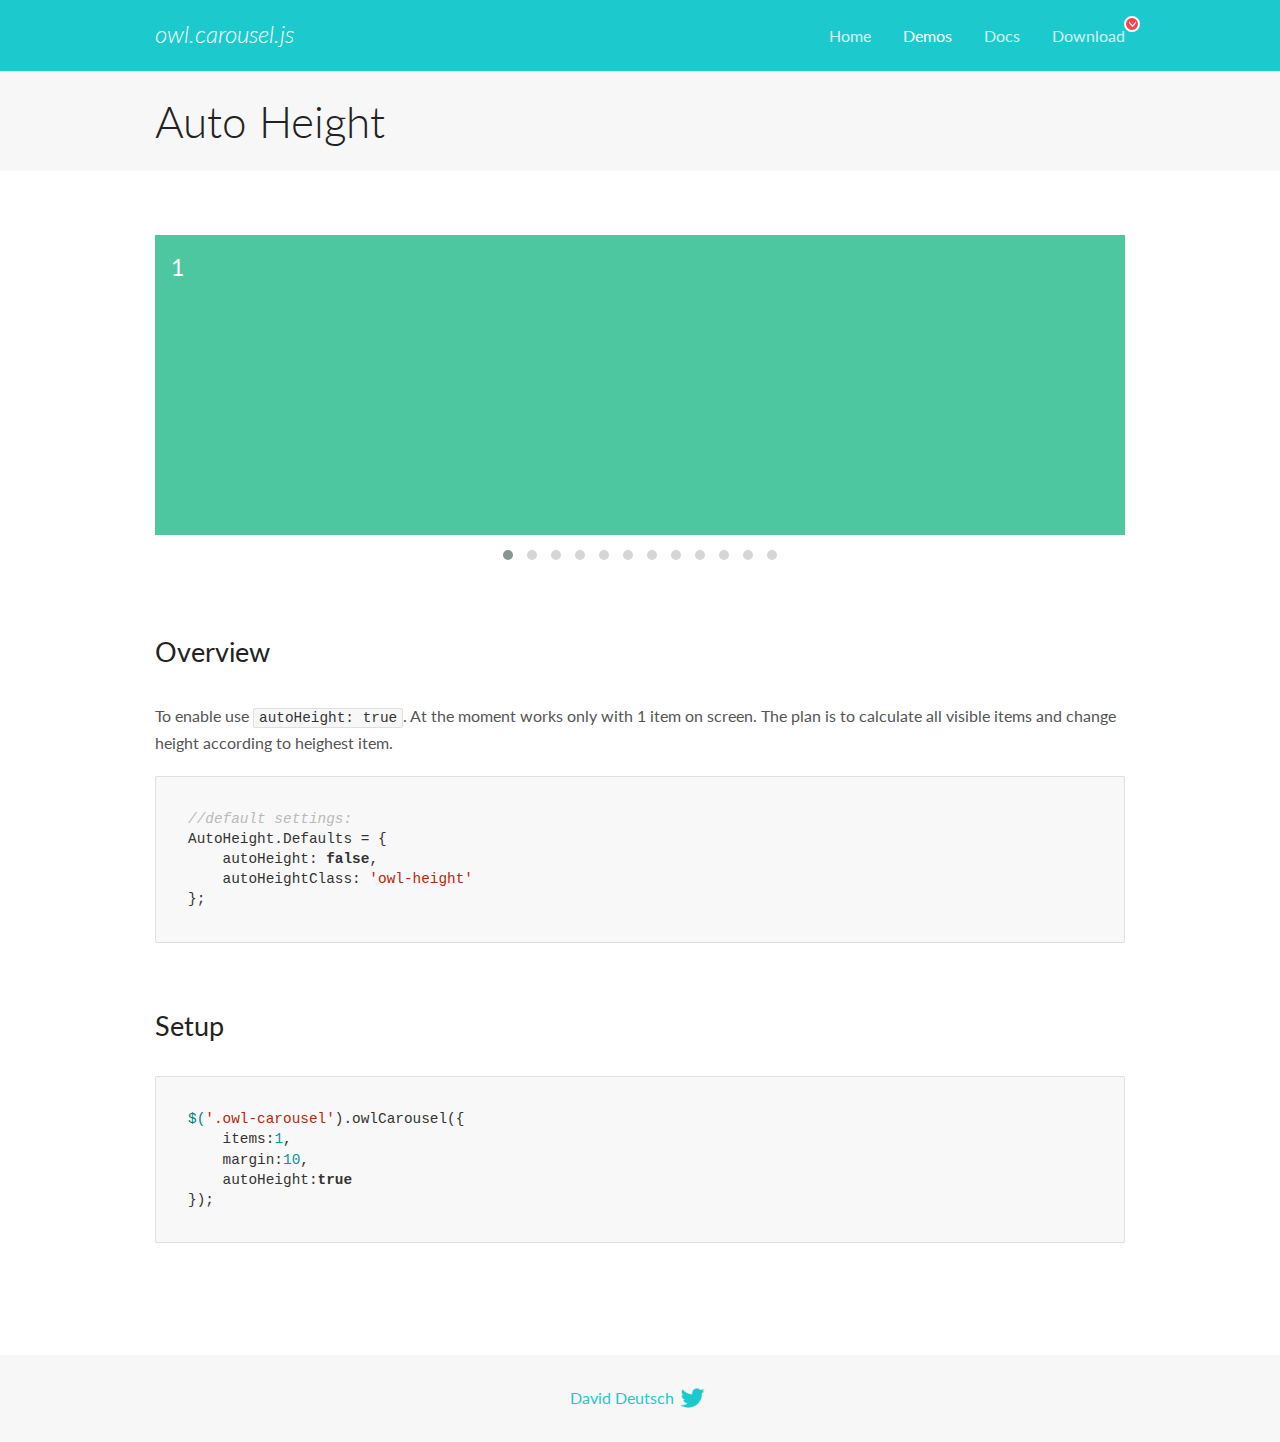
<file: owlcarousel/docs/demos/autoheight.html>
<!DOCTYPE html>
<html lang="en">
  <head>

    <!-- head -->
    <meta charset="utf-8">
    <meta name="msapplication-tap-highlight" content="no" />
    <meta name="viewport" content="width=device-width, initial-scale=1.0" />
    <meta name="description" content="autoHeight usage demo">
    <meta name="author" content="David Deutsch">
    <title>
      Auto Height Demo | Owl Carousel | 2.3.4
    </title>

    <!-- Stylesheets -->
    <link href='https://fonts.googleapis.com/css?family=Lato:300,400,700,400italic,300italic' rel='stylesheet' type='text/css'>
    <link rel="stylesheet" href="../assets/css/docs.theme.min.css">

    <!-- Owl Stylesheets -->
    <link rel="stylesheet" href="../assets/owlcarousel/assets/owl.carousel.min.css">
    <link rel="stylesheet" href="../assets/owlcarousel/assets/owl.theme.default.min.css">

    <!-- HTML5 shim and Respond.js IE8 support of HTML5 elements and media queries -->

    <!--[if lt IE 9]>
      <script src="https://oss.maxcdn.com/libs/html5shiv/3.7.0/html5shiv.js"></script>
      <script src="https://oss.maxcdn.com/libs/respond.js/1.3.0/respond.min.js"></script>
    <![endif]-->

    <!-- Favicons -->
    <link rel="apple-touch-icon-precomposed" sizes="144x144" href="../assets/ico/apple-touch-icon-144-precomposed.png">
    <link rel="shortcut icon" href="../assets/ico/favicon.png">
    <link rel="shortcut icon" href="favicon.ico">

    <!-- Yeah i know js should not be in header. Its required for demos.-->

    <!-- javascript -->
    <script src="../assets/vendors/jquery.min.js"></script>
    <script src="../assets/owlcarousel/owl.carousel.js"></script>
  </head>
  <body>

    <!-- header -->
    <header class="header">
      <div class="row">
        <div class="large-12 columns">
          <div class="brand left">
            <h3>
              <a href="/OwlCarousel2/">owl.carousel.js</a> 
            </h3>
          </div>
          <a id="toggle-nav" class="right">
            <span></span> <span></span> <span></span> 
          </a> 
          <div class="nav-bar">
            <ul class="clearfix">
              <li> <a href="/OwlCarousel2/index.html">Home</a>  </li>
              <li class="active">
                <a href="/OwlCarousel2/demos/demos.html">Demos</a> 
              </li>
              <li> <a href="/OwlCarousel2/docs/started-welcome.html">Docs</a>  </li>
              <li>
                <a href="https://github.com/OwlCarousel2/OwlCarousel2/archive/2.3.4.zip">Download</a> 
                <span class="download"></span> 
              </li>
            </ul>
          </div>
        </div>
      </div>
    </header>

    <!-- title -->
    <section class="title">
      <div class="row">
        <div class="large-12 columns">
          <h1>Auto Height</h1>
        </div>
      </div>
    </section>

    <!--  Demos -->
    <section id="demos">
      <div class="row">
        <div class="large-12 columns">
          <div class="owl-carousel owl-theme">
            <div class="item" style="height:300px">
              <h4>1</h4>
            </div>
            <div class="item" style="height:100px">
              <h4>2</h4>
            </div>
            <div class="item" style="height:500px">
              <h4>3</h4>
            </div>
            <div class="item" style="height:250px">
              <h4>4</h4>
            </div>
            <div class="item" style="height:400px">
              <h4>5</h4>
            </div>
            <div class="item" style="height:500px">
              <h4>6</h4>
            </div>
            <div class="item" style="height:600px">
              <h4>7</h4>
            </div>
            <div class="item" style="height:400px">
              <h4>8</h4>
            </div>
            <div class="item" style="height:300px">
              <h4>9</h4>
            </div>
            <div class="item" style="height:350px">
              <h4>10</h4>
            </div>
            <div class="item" style="height:200px">
              <h4>11</h4>
            </div>
            <div class="item" style="height:150px">
              <h4>12</h4>
            </div>
          </div>
          <h3 id="overview">Overview</h3>
          <p>To enable use <code>autoHeight: true</code>. At the moment works only with 1 item on screen. The plan is to calculate all visible items and change height according to heighest item.</p>
          <pre><code>//default settings:
AutoHeight.Defaults = {
    autoHeight: false,
    autoHeightClass: &#39;owl-height&#39;
};</code></pre>
          <h3 id="setup">Setup</h3>
          <pre><code>$(&#39;.owl-carousel&#39;).owlCarousel({
    items:1,
    margin:10,
    autoHeight:true
});</code></pre>
          <script>
            $(document).ready(function() {
              $('.owl-carousel').owlCarousel({
                items: 1,
                margin: 10,
                autoHeight: true
              });
            })
          </script>
        </div>
      </div>
    </section>

    <!-- footer -->
    <footer class="footer">
      <div class="row">
        <div class="large-12 columns">
          <h5>
            <a href="/OwlCarousel2/docs/support-contact.html">David Deutsch</a> 
            <a id="custom-tweet-button" href="https://twitter.com/share?url=https://github.com/OwlCarousel2/OwlCarousel2&text=Owl Carousel - This is so awesome! " target="_blank"></a> 
          </h5>
        </div>
      </div>
    </footer>

    <!-- vendors -->
    <script src="../assets/vendors/highlight.js"></script>
    <script src="../assets/js/app.js"></script>
  </body>
</html>
</file>
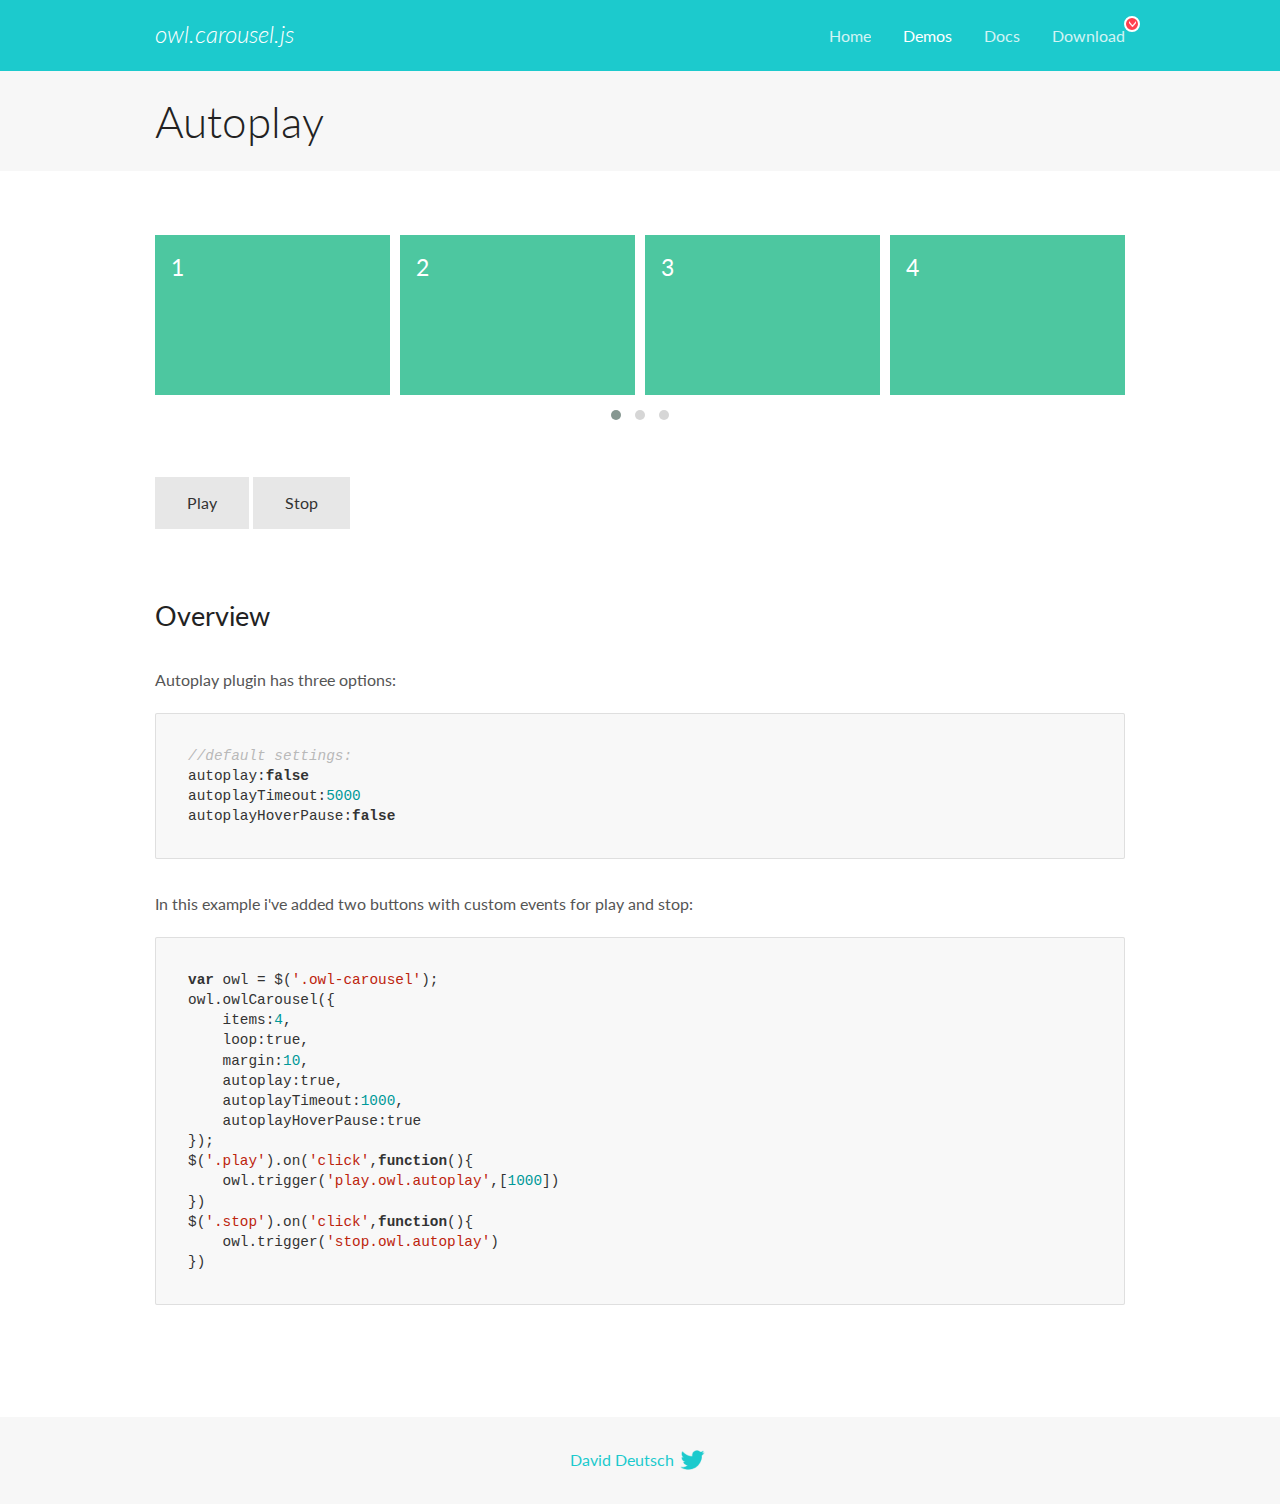
<file: owlcarousel/docs/demos/autoplay.html>
<!DOCTYPE html>
<html lang="en">
  <head>

    <!-- head -->
    <meta charset="utf-8">
    <meta name="msapplication-tap-highlight" content="no" />
    <meta name="viewport" content="width=device-width, initial-scale=1.0" />
    <meta name="description" content="Autoplay usage demo">
    <meta name="author" content="David Deutsch">
    <title>
      Autoplay Demo | Owl Carousel | 2.3.4
    </title>

    <!-- Stylesheets -->
    <link href='https://fonts.googleapis.com/css?family=Lato:300,400,700,400italic,300italic' rel='stylesheet' type='text/css'>
    <link rel="stylesheet" href="../assets/css/docs.theme.min.css">

    <!-- Owl Stylesheets -->
    <link rel="stylesheet" href="../assets/owlcarousel/assets/owl.carousel.min.css">
    <link rel="stylesheet" href="../assets/owlcarousel/assets/owl.theme.default.min.css">

    <!-- HTML5 shim and Respond.js IE8 support of HTML5 elements and media queries -->

    <!--[if lt IE 9]>
      <script src="https://oss.maxcdn.com/libs/html5shiv/3.7.0/html5shiv.js"></script>
      <script src="https://oss.maxcdn.com/libs/respond.js/1.3.0/respond.min.js"></script>
    <![endif]-->

    <!-- Favicons -->
    <link rel="apple-touch-icon-precomposed" sizes="144x144" href="../assets/ico/apple-touch-icon-144-precomposed.png">
    <link rel="shortcut icon" href="../assets/ico/favicon.png">
    <link rel="shortcut icon" href="favicon.ico">

    <!-- Yeah i know js should not be in header. Its required for demos.-->

    <!-- javascript -->
    <script src="../assets/vendors/jquery.min.js"></script>
    <script src="../assets/owlcarousel/owl.carousel.js"></script>
  </head>
  <body>

    <!-- header -->
    <header class="header">
      <div class="row">
        <div class="large-12 columns">
          <div class="brand left">
            <h3>
              <a href="/OwlCarousel2/">owl.carousel.js</a> 
            </h3>
          </div>
          <a id="toggle-nav" class="right">
            <span></span> <span></span> <span></span> 
          </a> 
          <div class="nav-bar">
            <ul class="clearfix">
              <li> <a href="/OwlCarousel2/index.html">Home</a>  </li>
              <li class="active">
                <a href="/OwlCarousel2/demos/demos.html">Demos</a> 
              </li>
              <li> <a href="/OwlCarousel2/docs/started-welcome.html">Docs</a>  </li>
              <li>
                <a href="https://github.com/OwlCarousel2/OwlCarousel2/archive/2.3.4.zip">Download</a> 
                <span class="download"></span> 
              </li>
            </ul>
          </div>
        </div>
      </div>
    </header>

    <!-- title -->
    <section class="title">
      <div class="row">
        <div class="large-12 columns">
          <h1>Autoplay</h1>
        </div>
      </div>
    </section>

    <!--  Demos -->
    <section id="demos">
      <div class="row">
        <div class="large-12 columns">
          <div class="owl-carousel owl-theme">
            <div class="item">
              <h4>1</h4>
            </div>
            <div class="item">
              <h4>2</h4>
            </div>
            <div class="item">
              <h4>3</h4>
            </div>
            <div class="item">
              <h4>4</h4>
            </div>
            <div class="item">
              <h4>5</h4>
            </div>
            <div class="item">
              <h4>6</h4>
            </div>
            <div class="item">
              <h4>7</h4>
            </div>
            <div class="item">
              <h4>8</h4>
            </div>
            <div class="item">
              <h4>9</h4>
            </div>
            <div class="item">
              <h4>10</h4>
            </div>
            <div class="item">
              <h4>11</h4>
            </div>
            <div class="item">
              <h4>12</h4>
            </div>
          </div>
          <a class="button secondary play">Play</a> 
          <a class="button secondary stop">Stop</a> 
          <h3 id="overview">Overview</h3>
          <p>Autoplay plugin has three options:</p>
          <pre><code>//default settings:
autoplay:false
autoplayTimeout:5000
autoplayHoverPause:false</code></pre>
          <p>In this example i&#39;ve added two buttons with custom events for play and stop:</p>
          <pre><code>var owl = $(&#39;.owl-carousel&#39;);
owl.owlCarousel({
    items:4,
    loop:true,
    margin:10,
    autoplay:true,
    autoplayTimeout:1000,
    autoplayHoverPause:true
});
$(&#39;.play&#39;).on(&#39;click&#39;,function(){
    owl.trigger(&#39;play.owl.autoplay&#39;,[1000])
})
$(&#39;.stop&#39;).on(&#39;click&#39;,function(){
    owl.trigger(&#39;stop.owl.autoplay&#39;)
})</code></pre>
          <script>
            $(document).ready(function() {
              var owl = $('.owl-carousel');
              owl.owlCarousel({
                items: 4,
                loop: true,
                margin: 10,
                autoplay: true,
                autoplayTimeout: 1000,
                autoplayHoverPause: true
              });
              $('.play').on('click', function() {
                owl.trigger('play.owl.autoplay', [1000])
              })
              $('.stop').on('click', function() {
                owl.trigger('stop.owl.autoplay')
              })
            })
          </script>
        </div>
      </div>
    </section>

    <!-- footer -->
    <footer class="footer">
      <div class="row">
        <div class="large-12 columns">
          <h5>
            <a href="/OwlCarousel2/docs/support-contact.html">David Deutsch</a> 
            <a id="custom-tweet-button" href="https://twitter.com/share?url=https://github.com/OwlCarousel2/OwlCarousel2&text=Owl Carousel - This is so awesome! " target="_blank"></a> 
          </h5>
        </div>
      </div>
    </footer>

    <!-- vendors -->
    <script src="../assets/vendors/highlight.js"></script>
    <script src="../assets/js/app.js"></script>
  </body>
</html>
</file>
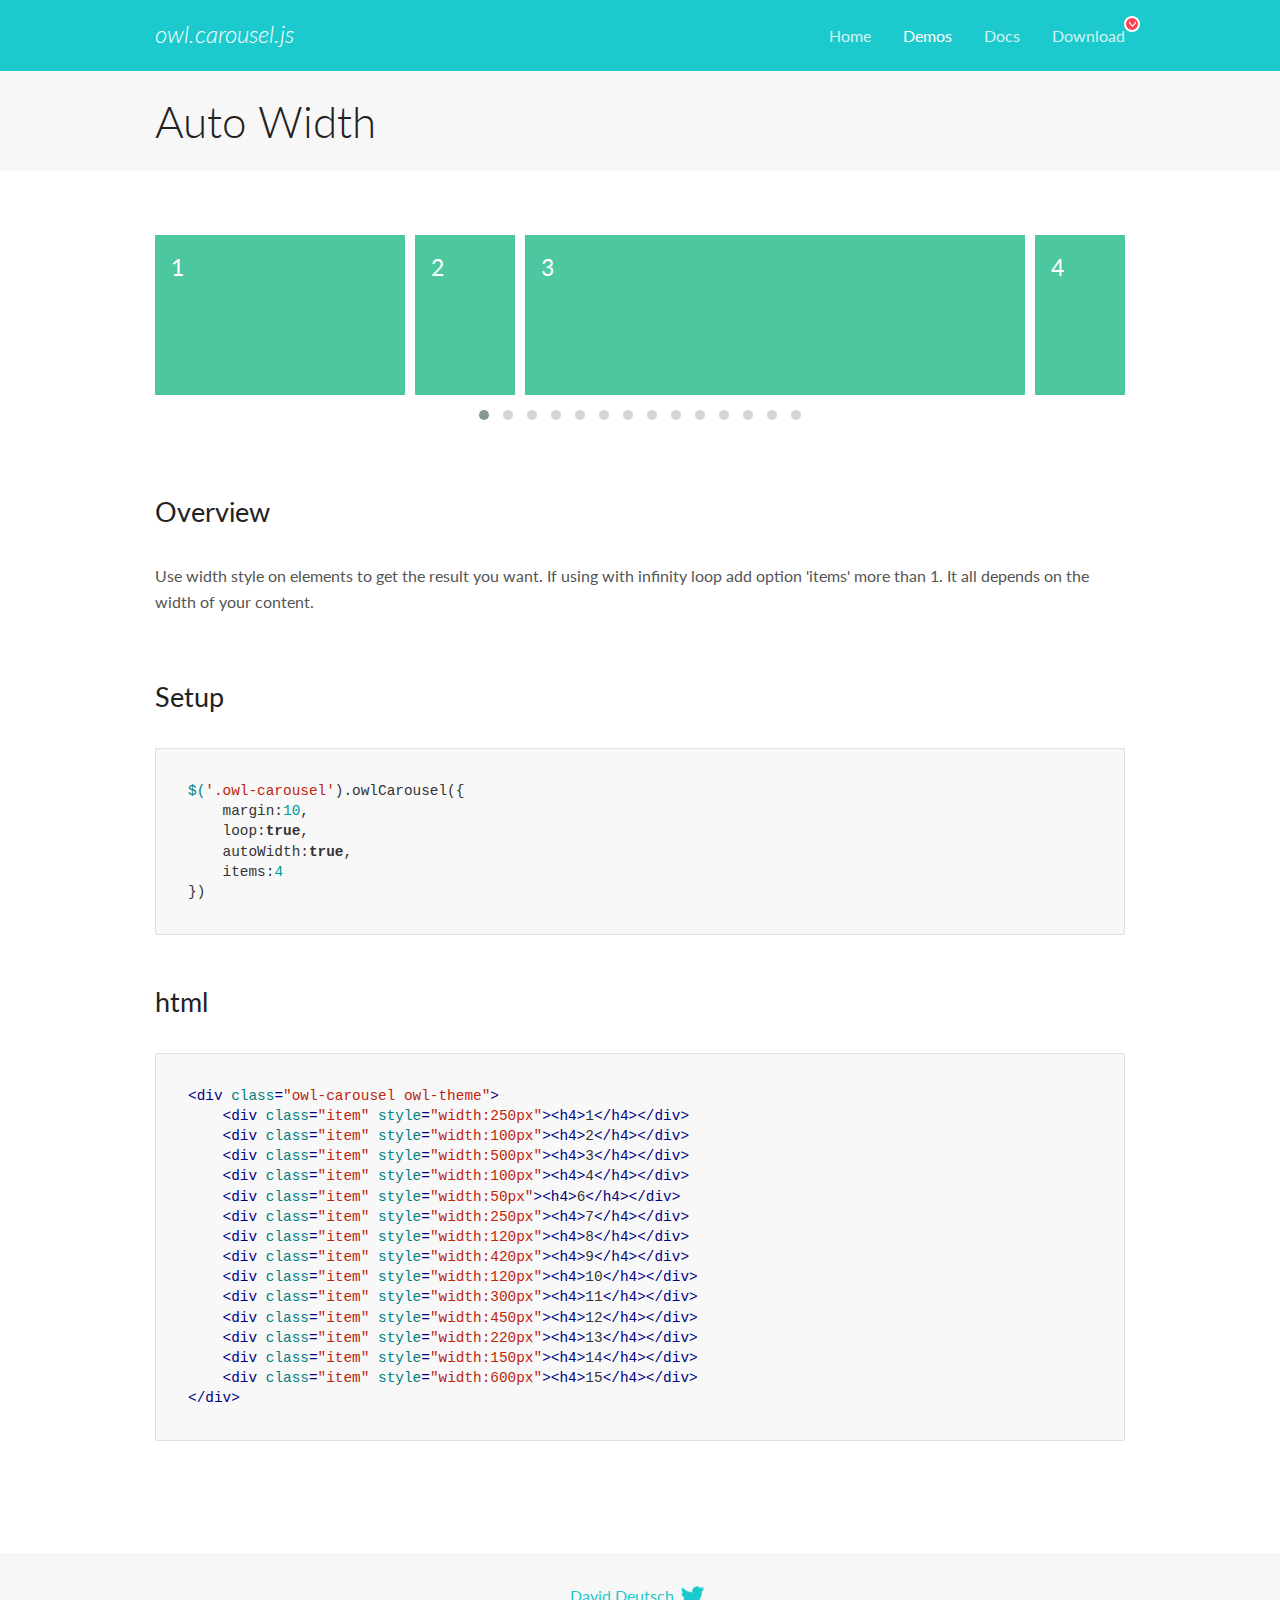
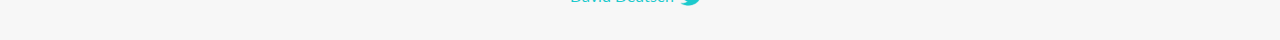
<file: owlcarousel/docs/demos/autowidth.html>
<!DOCTYPE html>
<html lang="en">
  <head>

    <!-- head -->
    <meta charset="utf-8">
    <meta name="msapplication-tap-highlight" content="no" />
    <meta name="viewport" content="width=device-width, initial-scale=1.0" />
    <meta name="description" content="Auto Width">
    <meta name="author" content="David Deutsch">
    <title>
      Auto Width Demo | Owl Carousel | 2.3.4
    </title>

    <!-- Stylesheets -->
    <link href='https://fonts.googleapis.com/css?family=Lato:300,400,700,400italic,300italic' rel='stylesheet' type='text/css'>
    <link rel="stylesheet" href="../assets/css/docs.theme.min.css">

    <!-- Owl Stylesheets -->
    <link rel="stylesheet" href="../assets/owlcarousel/assets/owl.carousel.min.css">
    <link rel="stylesheet" href="../assets/owlcarousel/assets/owl.theme.default.min.css">

    <!-- HTML5 shim and Respond.js IE8 support of HTML5 elements and media queries -->

    <!--[if lt IE 9]>
      <script src="https://oss.maxcdn.com/libs/html5shiv/3.7.0/html5shiv.js"></script>
      <script src="https://oss.maxcdn.com/libs/respond.js/1.3.0/respond.min.js"></script>
    <![endif]-->

    <!-- Favicons -->
    <link rel="apple-touch-icon-precomposed" sizes="144x144" href="../assets/ico/apple-touch-icon-144-precomposed.png">
    <link rel="shortcut icon" href="../assets/ico/favicon.png">
    <link rel="shortcut icon" href="favicon.ico">

    <!-- Yeah i know js should not be in header. Its required for demos.-->

    <!-- javascript -->
    <script src="../assets/vendors/jquery.min.js"></script>
    <script src="../assets/owlcarousel/owl.carousel.js"></script>
  </head>
  <body>

    <!-- header -->
    <header class="header">
      <div class="row">
        <div class="large-12 columns">
          <div class="brand left">
            <h3>
              <a href="/OwlCarousel2/">owl.carousel.js</a> 
            </h3>
          </div>
          <a id="toggle-nav" class="right">
            <span></span> <span></span> <span></span> 
          </a> 
          <div class="nav-bar">
            <ul class="clearfix">
              <li> <a href="/OwlCarousel2/index.html">Home</a>  </li>
              <li class="active">
                <a href="/OwlCarousel2/demos/demos.html">Demos</a> 
              </li>
              <li> <a href="/OwlCarousel2/docs/started-welcome.html">Docs</a>  </li>
              <li>
                <a href="https://github.com/OwlCarousel2/OwlCarousel2/archive/2.3.4.zip">Download</a> 
                <span class="download"></span> 
              </li>
            </ul>
          </div>
        </div>
      </div>
    </header>

    <!-- title -->
    <section class="title">
      <div class="row">
        <div class="large-12 columns">
          <h1>Auto Width</h1>
        </div>
      </div>
    </section>

    <!--  Demos -->
    <section id="demos">
      <div class="row">
        <div class="large-12 columns">
          <div class="owl-carousel owl-theme">
            <div class="item" style="width:250px">
              <h4>1</h4>
            </div>
            <div class="item" style="width:100px">
              <h4>2</h4>
            </div>
            <div class="item" style="width:500px">
              <h4>3</h4>
            </div>
            <div class="item" style="width:100px">
              <h4>4</h4>
            </div>
            <div class="item" style="width:50px">
              <h4>6</h4>
            </div>
            <div class="item" style="width:250px">
              <h4>7</h4>
            </div>
            <div class="item" style="width:120px">
              <h4>8</h4>
            </div>
            <div class="item" style="width:420px">
              <h4>9</h4>
            </div>
            <div class="item" style="width:120px">
              <h4>10</h4>
            </div>
            <div class="item" style="width:300px">
              <h4>11</h4>
            </div>
            <div class="item" style="width:450px">
              <h4>12</h4>
            </div>
            <div class="item" style="width:220px">
              <h4>13</h4>
            </div>
            <div class="item" style="width:150px">
              <h4>14</h4>
            </div>
            <div class="item" style="width:600px">
              <h4>15</h4>
            </div>
          </div>
          <h3 id="overview">Overview</h3>
          <p>Use width style on elements to get the result you want. If using with infinity loop add option &#39;items&#39; more than 1. It all depends on the width of your content.</p>
          <h3 id="setup">Setup</h3>
          <pre><code>$(&#39;.owl-carousel&#39;).owlCarousel({
    margin:10,
    loop:true,
    autoWidth:true,
    items:4
})</code></pre>
          <h3 id="html">html</h3>
          <pre><code>&lt;div class=&quot;owl-carousel owl-theme&quot;&gt;
    &lt;div class=&quot;item&quot; style=&quot;width:250px&quot;&gt;&lt;h4&gt;1&lt;/h4&gt;&lt;/div&gt;
    &lt;div class=&quot;item&quot; style=&quot;width:100px&quot;&gt;&lt;h4&gt;2&lt;/h4&gt;&lt;/div&gt;
    &lt;div class=&quot;item&quot; style=&quot;width:500px&quot;&gt;&lt;h4&gt;3&lt;/h4&gt;&lt;/div&gt;
    &lt;div class=&quot;item&quot; style=&quot;width:100px&quot;&gt;&lt;h4&gt;4&lt;/h4&gt;&lt;/div&gt;
    &lt;div class=&quot;item&quot; style=&quot;width:50px&quot;&gt;&lt;h4&gt;6&lt;/h4&gt;&lt;/div&gt;
    &lt;div class=&quot;item&quot; style=&quot;width:250px&quot;&gt;&lt;h4&gt;7&lt;/h4&gt;&lt;/div&gt;
    &lt;div class=&quot;item&quot; style=&quot;width:120px&quot;&gt;&lt;h4&gt;8&lt;/h4&gt;&lt;/div&gt;
    &lt;div class=&quot;item&quot; style=&quot;width:420px&quot;&gt;&lt;h4&gt;9&lt;/h4&gt;&lt;/div&gt;
    &lt;div class=&quot;item&quot; style=&quot;width:120px&quot;&gt;&lt;h4&gt;10&lt;/h4&gt;&lt;/div&gt;
    &lt;div class=&quot;item&quot; style=&quot;width:300px&quot;&gt;&lt;h4&gt;11&lt;/h4&gt;&lt;/div&gt;
    &lt;div class=&quot;item&quot; style=&quot;width:450px&quot;&gt;&lt;h4&gt;12&lt;/h4&gt;&lt;/div&gt;
    &lt;div class=&quot;item&quot; style=&quot;width:220px&quot;&gt;&lt;h4&gt;13&lt;/h4&gt;&lt;/div&gt;
    &lt;div class=&quot;item&quot; style=&quot;width:150px&quot;&gt;&lt;h4&gt;14&lt;/h4&gt;&lt;/div&gt;
    &lt;div class=&quot;item&quot; style=&quot;width:600px&quot;&gt;&lt;h4&gt;15&lt;/h4&gt;&lt;/div&gt;
&lt;/div&gt;</code></pre>
          <script>
            $(document).ready(function() {
              $('.owl-carousel').owlCarousel({
                margin: 10,
                loop: true,
                autoWidth: true,
                items: 4
              })
            })
          </script>
        </div>
      </div>
    </section>

    <!-- footer -->
    <footer class="footer">
      <div class="row">
        <div class="large-12 columns">
          <h5>
            <a href="/OwlCarousel2/docs/support-contact.html">David Deutsch</a> 
            <a id="custom-tweet-button" href="https://twitter.com/share?url=https://github.com/OwlCarousel2/OwlCarousel2&text=Owl Carousel - This is so awesome! " target="_blank"></a> 
          </h5>
        </div>
      </div>
    </footer>

    <!-- vendors -->
    <script src="../assets/vendors/highlight.js"></script>
    <script src="../assets/js/app.js"></script>
  </body>
</html>
</file>
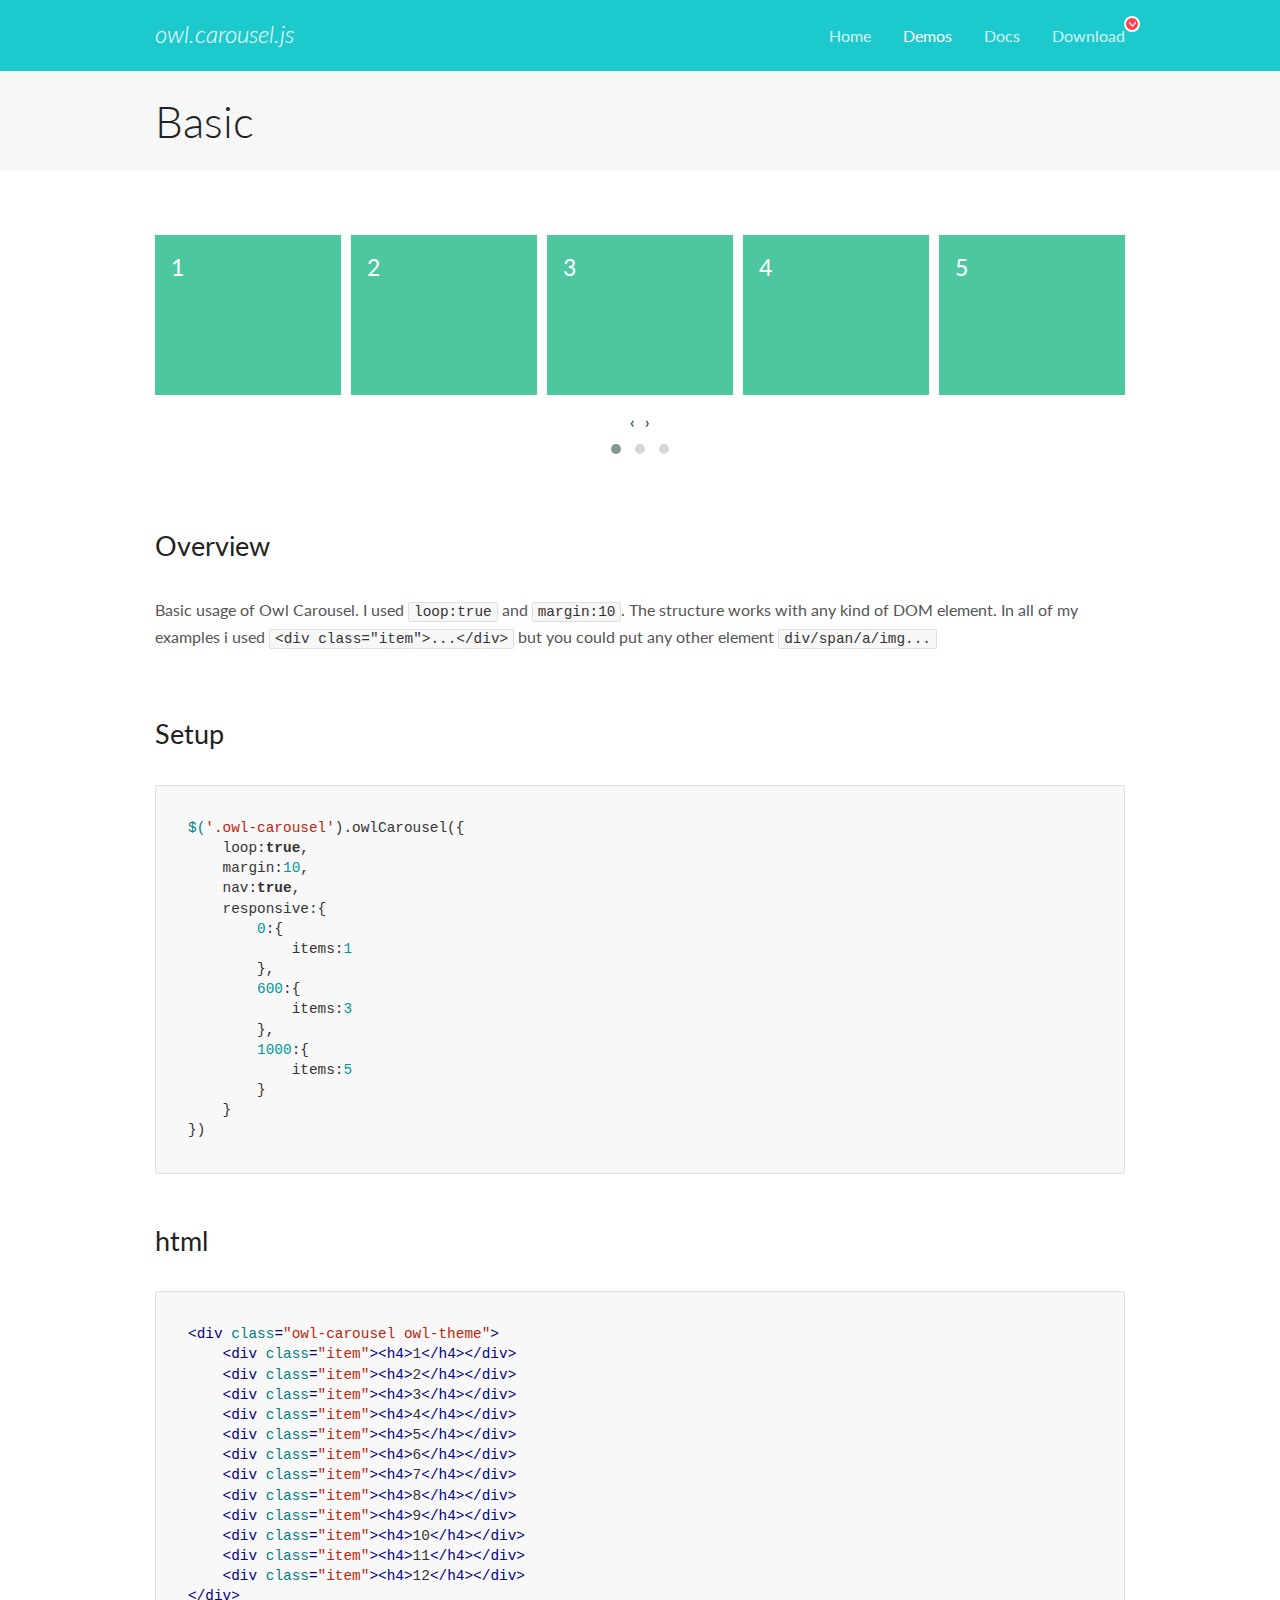
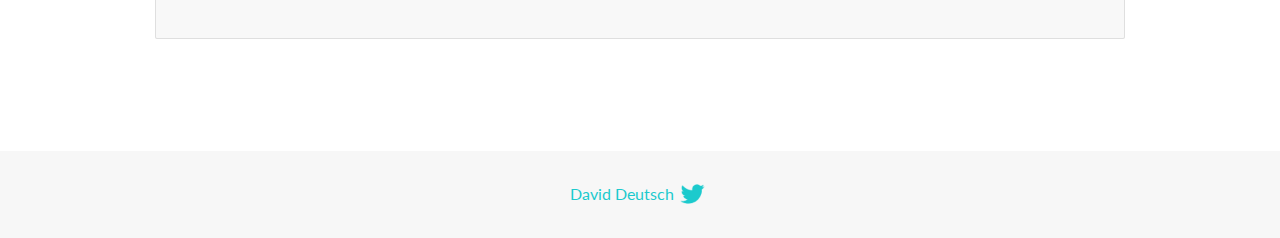
<file: owlcarousel/docs/demos/basic.html>
<!DOCTYPE html>
<html lang="en">
  <head>

    <!-- head -->
    <meta charset="utf-8">
    <meta name="msapplication-tap-highlight" content="no" />
    <meta name="viewport" content="width=device-width, initial-scale=1.0" />
    <meta name="description" content="Basic usage demo">
    <meta name="author" content="David Deutsch">
    <title>
      Basic Demo | Owl Carousel | 2.3.4
    </title>

    <!-- Stylesheets -->
    <link href='https://fonts.googleapis.com/css?family=Lato:300,400,700,400italic,300italic' rel='stylesheet' type='text/css'>
    <link rel="stylesheet" href="../assets/css/docs.theme.min.css">

    <!-- Owl Stylesheets -->
    <link rel="stylesheet" href="../assets/owlcarousel/assets/owl.carousel.min.css">
    <link rel="stylesheet" href="../assets/owlcarousel/assets/owl.theme.default.min.css">

    <!-- HTML5 shim and Respond.js IE8 support of HTML5 elements and media queries -->

    <!--[if lt IE 9]>
      <script src="https://oss.maxcdn.com/libs/html5shiv/3.7.0/html5shiv.js"></script>
      <script src="https://oss.maxcdn.com/libs/respond.js/1.3.0/respond.min.js"></script>
    <![endif]-->

    <!-- Favicons -->
    <link rel="apple-touch-icon-precomposed" sizes="144x144" href="../assets/ico/apple-touch-icon-144-precomposed.png">
    <link rel="shortcut icon" href="../assets/ico/favicon.png">
    <link rel="shortcut icon" href="favicon.ico">

    <!-- Yeah i know js should not be in header. Its required for demos.-->

    <!-- javascript -->
    <script src="../assets/vendors/jquery.min.js"></script>
    <script src="../assets/owlcarousel/owl.carousel.js"></script>
  </head>
  <body>

    <!-- header -->
    <header class="header">
      <div class="row">
        <div class="large-12 columns">
          <div class="brand left">
            <h3>
              <a href="/OwlCarousel2/">owl.carousel.js</a> 
            </h3>
          </div>
          <a id="toggle-nav" class="right">
            <span></span> <span></span> <span></span> 
          </a> 
          <div class="nav-bar">
            <ul class="clearfix">
              <li> <a href="/OwlCarousel2/index.html">Home</a>  </li>
              <li class="active">
                <a href="/OwlCarousel2/demos/demos.html">Demos</a> 
              </li>
              <li> <a href="/OwlCarousel2/docs/started-welcome.html">Docs</a>  </li>
              <li>
                <a href="https://github.com/OwlCarousel2/OwlCarousel2/archive/2.3.4.zip">Download</a> 
                <span class="download"></span> 
              </li>
            </ul>
          </div>
        </div>
      </div>
    </header>

    <!-- title -->
    <section class="title">
      <div class="row">
        <div class="large-12 columns">
          <h1>Basic</h1>
        </div>
      </div>
    </section>

    <!--  Demos -->
    <section id="demos">
      <div class="row">
        <div class="large-12 columns">
          <div class="owl-carousel owl-theme">
            <div class="item">
              <h4>1</h4>
            </div>
            <div class="item">
              <h4>2</h4>
            </div>
            <div class="item">
              <h4>3</h4>
            </div>
            <div class="item">
              <h4>4</h4>
            </div>
            <div class="item">
              <h4>5</h4>
            </div>
            <div class="item">
              <h4>6</h4>
            </div>
            <div class="item">
              <h4>7</h4>
            </div>
            <div class="item">
              <h4>8</h4>
            </div>
            <div class="item">
              <h4>9</h4>
            </div>
            <div class="item">
              <h4>10</h4>
            </div>
            <div class="item">
              <h4>11</h4>
            </div>
            <div class="item">
              <h4>12</h4>
            </div>
          </div>
          <h3 id="overview">Overview</h3>
          <p>Basic usage of Owl Carousel. I used <code>loop:true</code> and <code>margin:10</code>. The structure works with any kind of DOM element. In all of my examples i used <code>&lt;div class=&quot;item&quot;&gt;...&lt;/div&gt;</code> but you could
            put any other element <code>div/span/a/img...</code></p>
          <h3 id="setup">Setup</h3>
          <pre><code>$(&#39;.owl-carousel&#39;).owlCarousel({
    loop:true,
    margin:10,
    nav:true,
    responsive:{
        0:{
            items:1
        },
        600:{
            items:3
        },
        1000:{
            items:5
        }
    }
})</code></pre>
          <h3 id="html">html</h3>
          <pre><code>&lt;div class=&quot;owl-carousel owl-theme&quot;&gt;
    &lt;div class=&quot;item&quot;&gt;&lt;h4&gt;1&lt;/h4&gt;&lt;/div&gt;
    &lt;div class=&quot;item&quot;&gt;&lt;h4&gt;2&lt;/h4&gt;&lt;/div&gt;
    &lt;div class=&quot;item&quot;&gt;&lt;h4&gt;3&lt;/h4&gt;&lt;/div&gt;
    &lt;div class=&quot;item&quot;&gt;&lt;h4&gt;4&lt;/h4&gt;&lt;/div&gt;
    &lt;div class=&quot;item&quot;&gt;&lt;h4&gt;5&lt;/h4&gt;&lt;/div&gt;
    &lt;div class=&quot;item&quot;&gt;&lt;h4&gt;6&lt;/h4&gt;&lt;/div&gt;
    &lt;div class=&quot;item&quot;&gt;&lt;h4&gt;7&lt;/h4&gt;&lt;/div&gt;
    &lt;div class=&quot;item&quot;&gt;&lt;h4&gt;8&lt;/h4&gt;&lt;/div&gt;
    &lt;div class=&quot;item&quot;&gt;&lt;h4&gt;9&lt;/h4&gt;&lt;/div&gt;
    &lt;div class=&quot;item&quot;&gt;&lt;h4&gt;10&lt;/h4&gt;&lt;/div&gt;
    &lt;div class=&quot;item&quot;&gt;&lt;h4&gt;11&lt;/h4&gt;&lt;/div&gt;
    &lt;div class=&quot;item&quot;&gt;&lt;h4&gt;12&lt;/h4&gt;&lt;/div&gt;
&lt;/div&gt;</code></pre>
          <script>
            $(document).ready(function() {
              var owl = $('.owl-carousel');
              owl.owlCarousel({
                margin: 10,
                nav: true,
                loop: true,
                responsive: {
                  0: {
                    items: 1
                  },
                  600: {
                    items: 3
                  },
                  1000: {
                    items: 5
                  }
                }
              })
            })
          </script>
        </div>
      </div>
    </section>

    <!-- footer -->
    <footer class="footer">
      <div class="row">
        <div class="large-12 columns">
          <h5>
            <a href="/OwlCarousel2/docs/support-contact.html">David Deutsch</a> 
            <a id="custom-tweet-button" href="https://twitter.com/share?url=https://github.com/OwlCarousel2/OwlCarousel2&text=Owl Carousel - This is so awesome! " target="_blank"></a> 
          </h5>
        </div>
      </div>
    </footer>

    <!-- vendors -->
    <script src="../assets/vendors/highlight.js"></script>
    <script src="../assets/js/app.js"></script>
  </body>
</html>
</file>
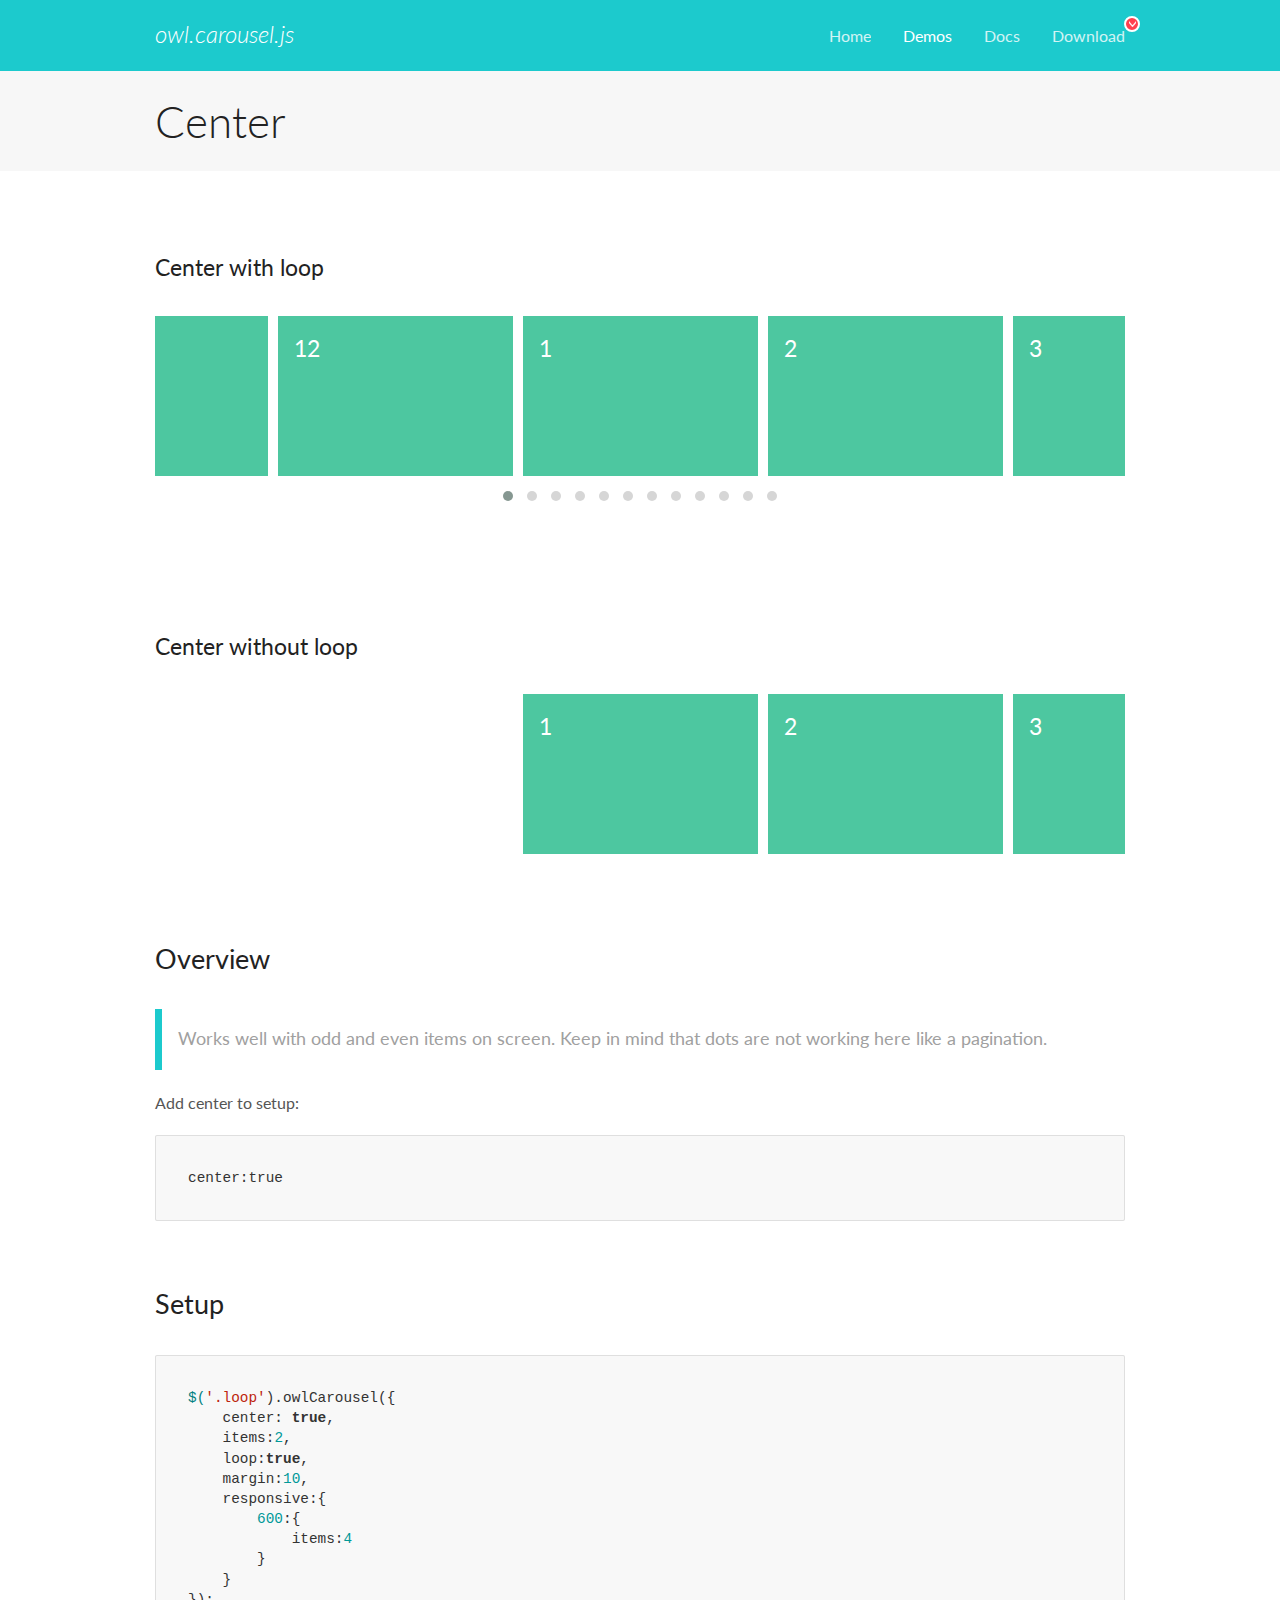
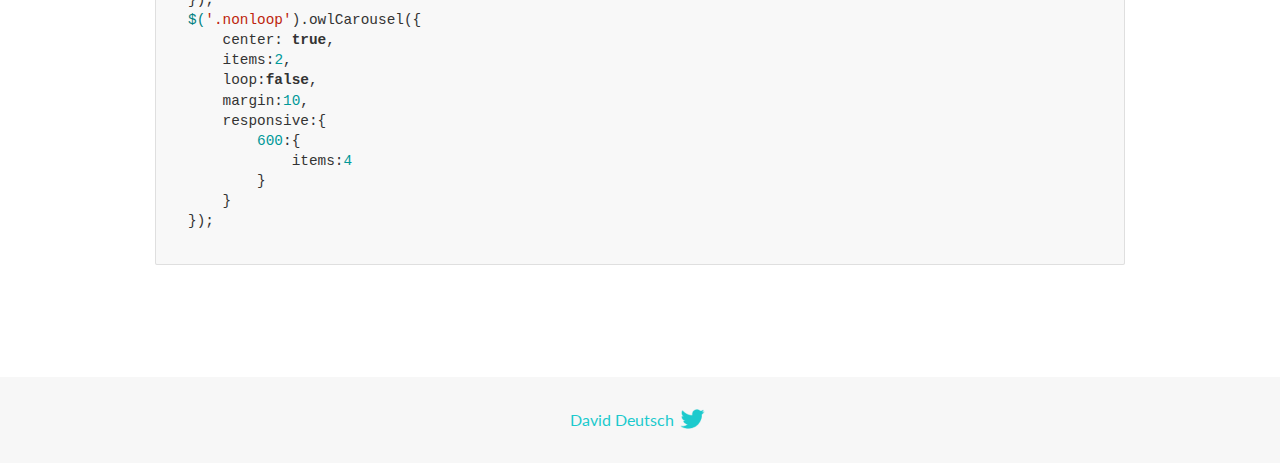
<file: owlcarousel/docs/demos/center.html>
<!DOCTYPE html>
<html lang="en">
  <head>

    <!-- head -->
    <meta charset="utf-8">
    <meta name="msapplication-tap-highlight" content="no" />
    <meta name="viewport" content="width=device-width, initial-scale=1.0" />
    <meta name="description" content="Center carousel">
    <meta name="author" content="David Deutsch">
    <title>
      Center Demo | Owl Carousel | 2.3.4
    </title>

    <!-- Stylesheets -->
    <link href='https://fonts.googleapis.com/css?family=Lato:300,400,700,400italic,300italic' rel='stylesheet' type='text/css'>
    <link rel="stylesheet" href="../assets/css/docs.theme.min.css">

    <!-- Owl Stylesheets -->
    <link rel="stylesheet" href="../assets/owlcarousel/assets/owl.carousel.min.css">
    <link rel="stylesheet" href="../assets/owlcarousel/assets/owl.theme.default.min.css">

    <!-- HTML5 shim and Respond.js IE8 support of HTML5 elements and media queries -->

    <!--[if lt IE 9]>
      <script src="https://oss.maxcdn.com/libs/html5shiv/3.7.0/html5shiv.js"></script>
      <script src="https://oss.maxcdn.com/libs/respond.js/1.3.0/respond.min.js"></script>
    <![endif]-->

    <!-- Favicons -->
    <link rel="apple-touch-icon-precomposed" sizes="144x144" href="../assets/ico/apple-touch-icon-144-precomposed.png">
    <link rel="shortcut icon" href="../assets/ico/favicon.png">
    <link rel="shortcut icon" href="favicon.ico">

    <!-- Yeah i know js should not be in header. Its required for demos.-->

    <!-- javascript -->
    <script src="../assets/vendors/jquery.min.js"></script>
    <script src="../assets/owlcarousel/owl.carousel.js"></script>
  </head>
  <body>

    <!-- header -->
    <header class="header">
      <div class="row">
        <div class="large-12 columns">
          <div class="brand left">
            <h3>
              <a href="/OwlCarousel2/">owl.carousel.js</a> 
            </h3>
          </div>
          <a id="toggle-nav" class="right">
            <span></span> <span></span> <span></span> 
          </a> 
          <div class="nav-bar">
            <ul class="clearfix">
              <li> <a href="/OwlCarousel2/index.html">Home</a>  </li>
              <li class="active">
                <a href="/OwlCarousel2/demos/demos.html">Demos</a> 
              </li>
              <li> <a href="/OwlCarousel2/docs/started-welcome.html">Docs</a>  </li>
              <li>
                <a href="https://github.com/OwlCarousel2/OwlCarousel2/archive/2.3.4.zip">Download</a> 
                <span class="download"></span> 
              </li>
            </ul>
          </div>
        </div>
      </div>
    </header>

    <!-- title -->
    <section class="title">
      <div class="row">
        <div class="large-12 columns">
          <h1>Center</h1>
        </div>
      </div>
    </section>

    <!--  Demos -->
    <section id="demos">
      <div class="row">
        <div class="large-12 columns">
          <h4 id="center-with-loop">Center with loop</h4>
          <div class="loop owl-carousel owl-theme">
            <div class="item">
              <h4>1</h4>
            </div>
            <div class="item">
              <h4>2</h4>
            </div>
            <div class="item">
              <h4>3</h4>
            </div>
            <div class="item">
              <h4>4</h4>
            </div>
            <div class="item">
              <h4>5</h4>
            </div>
            <div class="item">
              <h4>6</h4>
            </div>
            <div class="item">
              <h4>7</h4>
            </div>
            <div class="item">
              <h4>8</h4>
            </div>
            <div class="item">
              <h4>9</h4>
            </div>
            <div class="item">
              <h4>10</h4>
            </div>
            <div class="item">
              <h4>11</h4>
            </div>
            <div class="item">
              <h4>12</h4>
            </div>
          </div>
          <br>
          <h4 id="center-without-loop">Center without loop</h4>
          <div class="nonloop owl-carousel">
            <div class="item">
              <h4>1</h4>
            </div>
            <div class="item">
              <h4>2</h4>
            </div>
            <div class="item">
              <h4>3</h4>
            </div>
            <div class="item">
              <h4>4</h4>
            </div>
            <div class="item">
              <h4>5</h4>
            </div>
            <div class="item">
              <h4>6</h4>
            </div>
            <div class="item">
              <h4>7</h4>
            </div>
            <div class="item">
              <h4>8</h4>
            </div>
            <div class="item">
              <h4>9</h4>
            </div>
            <div class="item">
              <h4>10</h4>
            </div>
            <div class="item">
              <h4>11</h4>
            </div>
            <div class="item">
              <h4>12</h4>
            </div>
          </div>
          <h3 id="overview">Overview</h3>
          <blockquote>
            <p>Works well with odd and even items on screen. Keep in mind that dots are not working here like a pagination.</p>
          </blockquote>
          <p>Add center to setup:</p>
          <pre><code>center:true</code></pre>
          <h3 id="setup">Setup</h3>
          <pre><code>$(&#39;.loop&#39;).owlCarousel({
    center: true,
    items:2,
    loop:true,
    margin:10,
    responsive:{
        600:{
            items:4
        }
    }
});
$(&#39;.nonloop&#39;).owlCarousel({
    center: true,
    items:2,
    loop:false,
    margin:10,
    responsive:{
        600:{
            items:4
        }
    }
});</code></pre>
          <script>
            jQuery(document).ready(function($) {
              $('.loop').owlCarousel({
                center: true,
                items: 2,
                loop: true,
                margin: 10,
                responsive: {
                  600: {
                    items: 4
                  }
                }
              });
              $('.nonloop').owlCarousel({
                center: true,
                items: 2,
                loop: false,
                margin: 10,
                responsive: {
                  600: {
                    items: 4
                  }
                }
              });
            });
          </script>
        </div>
      </div>
    </section>

    <!-- footer -->
    <footer class="footer">
      <div class="row">
        <div class="large-12 columns">
          <h5>
            <a href="/OwlCarousel2/docs/support-contact.html">David Deutsch</a> 
            <a id="custom-tweet-button" href="https://twitter.com/share?url=https://github.com/OwlCarousel2/OwlCarousel2&text=Owl Carousel - This is so awesome! " target="_blank"></a> 
          </h5>
        </div>
      </div>
    </footer>

    <!-- vendors -->
    <script src="../assets/vendors/highlight.js"></script>
    <script src="../assets/js/app.js"></script>
  </body>
</html>
</file>
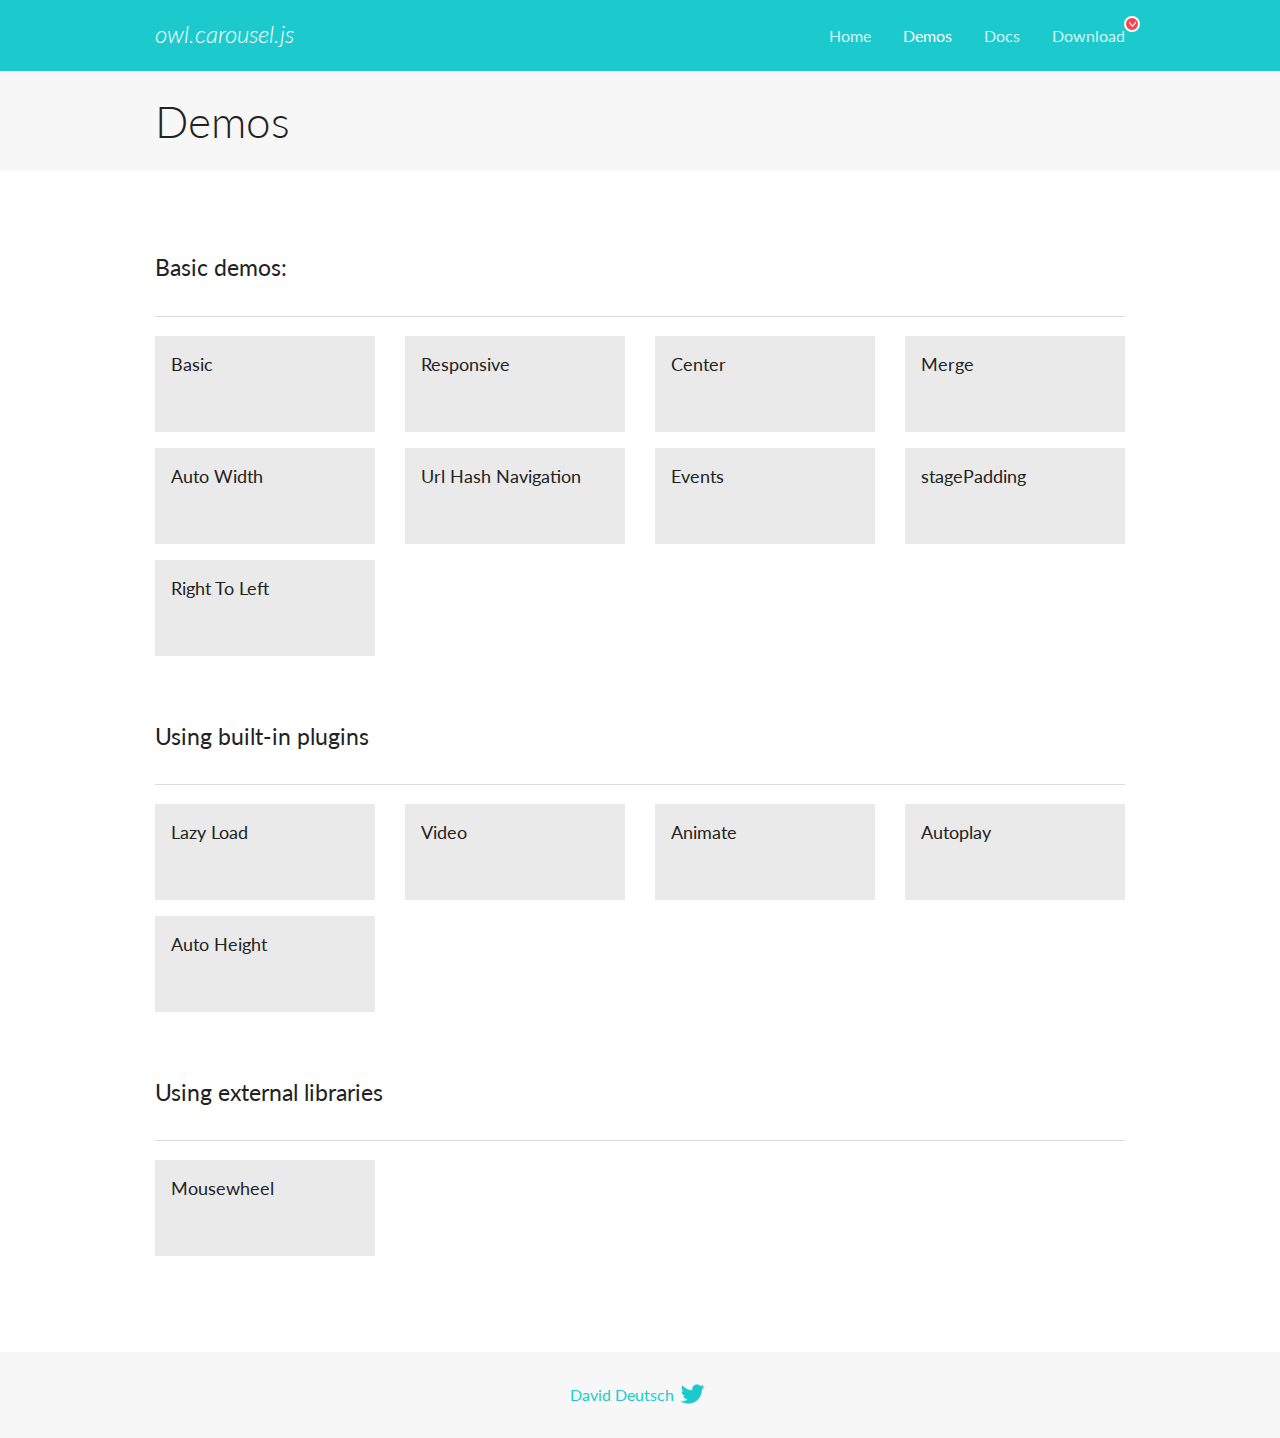
<file: owlcarousel/docs/demos/demos.html>
<!DOCTYPE html>
<html lang="en">
  <head>

    <!-- head -->
    <meta charset="utf-8">
    <meta name="msapplication-tap-highlight" content="no" />
    <meta name="viewport" content="width=device-width, initial-scale=1.0" />
    <meta name="description" content="A list of Owl Carousel examples.">
    <meta name="author" content="David Deutsch">
    <title>
      Demos | Owl Carousel | 2.3.4
    </title>

    <!-- Stylesheets -->
    <link href='https://fonts.googleapis.com/css?family=Lato:300,400,700,400italic,300italic' rel='stylesheet' type='text/css'>
    <link rel="stylesheet" href="../assets/css/docs.theme.min.css">

    <!-- Owl Stylesheets -->
    <link rel="stylesheet" href="../assets/owlcarousel/assets/owl.carousel.min.css">
    <link rel="stylesheet" href="../assets/owlcarousel/assets/owl.theme.default.min.css">

    <!-- HTML5 shim and Respond.js IE8 support of HTML5 elements and media queries -->

    <!--[if lt IE 9]>
      <script src="https://oss.maxcdn.com/libs/html5shiv/3.7.0/html5shiv.js"></script>
      <script src="https://oss.maxcdn.com/libs/respond.js/1.3.0/respond.min.js"></script>
    <![endif]-->

    <!-- Favicons -->
    <link rel="apple-touch-icon-precomposed" sizes="144x144" href="../assets/ico/apple-touch-icon-144-precomposed.png">
    <link rel="shortcut icon" href="../assets/ico/favicon.png">
    <link rel="shortcut icon" href="favicon.ico">

    <!-- Yeah i know js should not be in header. Its required for demos.-->

    <!-- javascript -->
    <script src="../assets/vendors/jquery.min.js"></script>
    <script src="../assets/owlcarousel/owl.carousel.js"></script>
  </head>
  <body>

    <!-- header -->
    <header class="header">
      <div class="row">
        <div class="large-12 columns">
          <div class="brand left">
            <h3>
              <a href="/OwlCarousel2/">owl.carousel.js</a> 
            </h3>
          </div>
          <a id="toggle-nav" class="right">
            <span></span> <span></span> <span></span> 
          </a> 
          <div class="nav-bar">
            <ul class="clearfix">
              <li> <a href="/OwlCarousel2/index.html">Home</a>  </li>
              <li class="active">
                <a href="/OwlCarousel2/demos/demos.html">Demos</a> 
              </li>
              <li> <a href="/OwlCarousel2/docs/started-welcome.html">Docs</a>  </li>
              <li>
                <a href="https://github.com/OwlCarousel2/OwlCarousel2/archive/2.3.4.zip">Download</a> 
                <span class="download"></span> 
              </li>
            </ul>
          </div>
        </div>
      </div>
    </header>

    <!-- title -->
    <section class="title">
      <div class="row">
        <div class="large-12 columns">
          <h1>Demos</h1>
        </div>
      </div>
    </section>

    <!--  Demos -->
    <section id="demos">
      <div class="row">
        <div class="large-12 columns">
          <h4 id="basic-demos-">Basic demos:</h4>
          <hr>
          <div class="demo-list">
            <div class="row">
              <div class="small-6 medium-4 large-3 columns">
                <a href="basic.html" class="demo-block">
                  <h5>Basic </h5>
                </a> 
              </div>
              <div class="small-6 medium-4 large-3 columns">
                <a href="responsive.html" class="demo-block">
                  <h5>Responsive </h5>
                </a> 
              </div>
              <div class="small-6 medium-4 large-3 columns">
                <a href="center.html" class="demo-block">
                  <h5>Center </h5>
                </a> 
              </div>
              <div class="small-6 medium-4 large-3 columns">
                <a href="merge.html" class="demo-block">
                  <h5>Merge </h5>
                </a> 
              </div>
              <div class="small-6 medium-4 large-3 columns">
                <a href="autowidth.html" class="demo-block">
                  <h5>Auto Width </h5>
                </a> 
              </div>
              <div class="small-6 medium-4 large-3 columns">
                <a href="urlhashnav.html" class="demo-block">
                  <h5>Url Hash Navigation </h5>
                </a> 
              </div>
              <div class="small-6 medium-4 large-3 columns">
                <a href="events.html" class="demo-block">
                  <h5>Events </h5>
                </a> 
              </div>
              <div class="small-6 medium-4 large-3 columns">
                <a href="stagepadding.html" class="demo-block">
                  <h5>stagePadding </h5>
                </a> 
              </div>
              <div class="small-6 medium-4 large-3 columns">
                <a href="rtl.html" class="demo-block">
                  <h5>Right To Left </h5>
                </a> 
              </div>
            </div>
          </div>
          <h4 id="using-built-in-plugins">Using built-in plugins</h4>
          <hr>
          <div class="demo-list">
            <div class="row">
              <div class="small-6 medium-4 large-3 columns">
                <a href="lazyLoad.html" class="demo-block">
                  <h5>Lazy Load </h5>
                </a> 
              </div>
              <div class="small-6 medium-4 large-3 columns">
                <a href="video.html" class="demo-block">
                  <h5>Video </h5>
                </a> 
              </div>
              <div class="small-6 medium-4 large-3 columns">
                <a href="animate.html" class="demo-block">
                  <h5>Animate </h5>
                </a> 
              </div>
              <div class="small-6 medium-4 large-3 columns">
                <a href="autoplay.html" class="demo-block">
                  <h5>Autoplay </h5>
                </a> 
              </div>
              <div class="small-6 medium-4 large-3 columns">
                <a href="autoheight.html" class="demo-block">
                  <h5>Auto Height </h5>
                </a> 
              </div>
            </div>
          </div>
          <h4 id="using-external-libraries">Using external libraries</h4>
          <hr>
          <div class="demo-list">
            <div class="row">
              <div class="small-6 medium-4 large-3 columns">
                <a href="mousewheel.html" class="demo-block">
                  <h5>Mousewheel </h5>
                </a> 
              </div>
            </div>
          </div>
        </div>
      </div>
    </section>

    <!-- footer -->
    <footer class="footer">
      <div class="row">
        <div class="large-12 columns">
          <h5>
            <a href="/OwlCarousel2/docs/support-contact.html">David Deutsch</a> 
            <a id="custom-tweet-button" href="https://twitter.com/share?url=https://github.com/OwlCarousel2/OwlCarousel2&text=Owl Carousel - This is so awesome! " target="_blank"></a> 
          </h5>
        </div>
      </div>
    </footer>

    <!-- vendors -->
    <script src="../assets/vendors/highlight.js"></script>
    <script src="../assets/js/app.js"></script>
  </body>
</html>
</file>
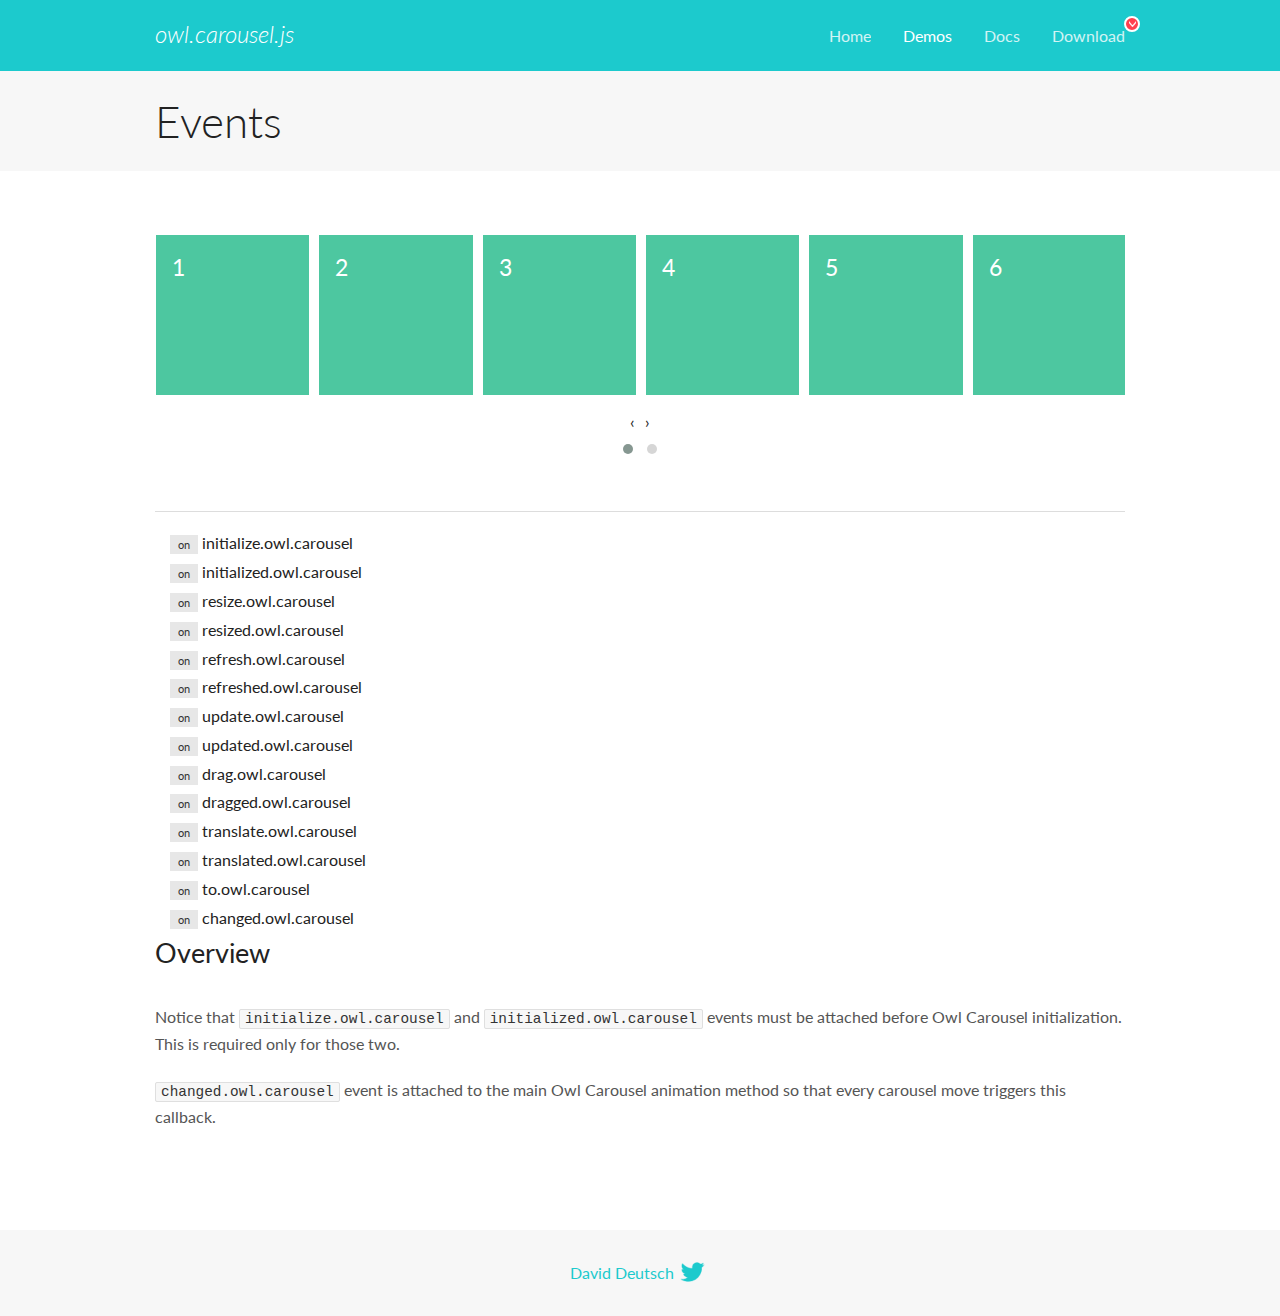
<file: owlcarousel/docs/demos/events.html>
<!DOCTYPE html>
<html lang="en">
  <head>

    <!-- head -->
    <meta charset="utf-8">
    <meta name="msapplication-tap-highlight" content="no" />
    <meta name="viewport" content="width=device-width, initial-scale=1.0" />
    <meta name="description" content="Events usage demo">
    <meta name="author" content="David Deutsch">
    <title>
      Events Demo | Owl Carousel | 2.3.4
    </title>

    <!-- Stylesheets -->
    <link href='https://fonts.googleapis.com/css?family=Lato:300,400,700,400italic,300italic' rel='stylesheet' type='text/css'>
    <link rel="stylesheet" href="../assets/css/docs.theme.min.css">

    <!-- Owl Stylesheets -->
    <link rel="stylesheet" href="../assets/owlcarousel/assets/owl.carousel.min.css">
    <link rel="stylesheet" href="../assets/owlcarousel/assets/owl.theme.default.min.css">

    <!-- HTML5 shim and Respond.js IE8 support of HTML5 elements and media queries -->

    <!--[if lt IE 9]>
      <script src="https://oss.maxcdn.com/libs/html5shiv/3.7.0/html5shiv.js"></script>
      <script src="https://oss.maxcdn.com/libs/respond.js/1.3.0/respond.min.js"></script>
    <![endif]-->

    <!-- Favicons -->
    <link rel="apple-touch-icon-precomposed" sizes="144x144" href="../assets/ico/apple-touch-icon-144-precomposed.png">
    <link rel="shortcut icon" href="../assets/ico/favicon.png">
    <link rel="shortcut icon" href="favicon.ico">

    <!-- Yeah i know js should not be in header. Its required for demos.-->

    <!-- javascript -->
    <script src="../assets/vendors/jquery.min.js"></script>
    <script src="../assets/owlcarousel/owl.carousel.js"></script>
  </head>
  <body>

    <!-- header -->
    <header class="header">
      <div class="row">
        <div class="large-12 columns">
          <div class="brand left">
            <h3>
              <a href="/OwlCarousel2/">owl.carousel.js</a> 
            </h3>
          </div>
          <a id="toggle-nav" class="right">
            <span></span> <span></span> <span></span> 
          </a> 
          <div class="nav-bar">
            <ul class="clearfix">
              <li> <a href="/OwlCarousel2/index.html">Home</a>  </li>
              <li class="active">
                <a href="/OwlCarousel2/demos/demos.html">Demos</a> 
              </li>
              <li> <a href="/OwlCarousel2/docs/started-welcome.html">Docs</a>  </li>
              <li>
                <a href="https://github.com/OwlCarousel2/OwlCarousel2/archive/2.3.4.zip">Download</a> 
                <span class="download"></span> 
              </li>
            </ul>
          </div>
        </div>
      </div>
    </header>

    <!-- title -->
    <section class="title">
      <div class="row">
        <div class="large-12 columns">
          <h1>Events</h1>
        </div>
      </div>
    </section>

    <!--  Demos -->
    <section id="demos">
      <div class="row">
        <div class="large-12 columns">
          <div class="owl-carousel owl-theme">
            <div class="item">
              <h4>1</h4>
            </div>
            <div class="item">
              <h4>2</h4>
            </div>
            <div class="item">
              <h4>3</h4>
            </div>
            <div class="item">
              <h4>4</h4>
            </div>
            <div class="item">
              <h4>5</h4>
            </div>
            <div class="item">
              <h4>6</h4>
            </div>
            <div class="item">
              <h4>7</h4>
            </div>
            <div class="item">
              <h4>8</h4>
            </div>
            <div class="item">
              <h4>9</h4>
            </div>
            <div class="item">
              <h4>10</h4>
            </div>
            <div class="item">
              <h4>11</h4>
            </div>
            <div class="item">
              <h4>12</h4>
            </div>
          </div>
          <hr>
          <div class="large-12 columns callbacks">
            <div><span class="label secondary initialize">on</span>  initialize.owl.carousel </div>
            <div><span class="label secondary initialized">on</span>  initialized.owl.carousel </div>
            <div><span class="label secondary resize">on</span>  resize.owl.carousel </div>
            <div><span class="label secondary resized">on</span>  resized.owl.carousel </div>
            <div><span class="label secondary refresh">on</span>  refresh.owl.carousel </div>
            <div><span class="label secondary refreshed">on</span>  refreshed.owl.carousel </div>
            <div><span class="label secondary update">on</span>  update.owl.carousel </div>
            <div><span class="label secondary updated">on</span>  updated.owl.carousel </div>
            <div><span class="label secondary drag">on</span>  drag.owl.carousel </div>
            <div><span class="label secondary dragged">on</span>  dragged.owl.carousel </div>
            <div><span class="label secondary translate">on</span>  translate.owl.carousel </div>
            <div><span class="label secondary translated">on</span>  translated.owl.carousel </div>
            <div><span class="label secondary to">on</span>  to.owl.carousel </div>
            <div><span class="label secondary changed">on</span>  changed.owl.carousel </div>
          </div>
          <h3 id="overview">Overview</h3>
          <p>Notice that <code>initialize.owl.carousel</code> and <code>initialized.owl.carousel</code> events must be attached before Owl Carousel initialization. This is required only for those two.</p>
          <p><code>changed.owl.carousel</code> event is attached to the main Owl Carousel animation method so that every carousel move triggers this callback.</p>
          <script>
            jQuery(document).ready(function($) {
              var owl = $('.owl-carousel');
              owl.on('initialize.owl.carousel initialized.owl.carousel ' +
                'initialize.owl.carousel initialize.owl.carousel ' +
                'resize.owl.carousel resized.owl.carousel ' +
                'refresh.owl.carousel refreshed.owl.carousel ' +
                'update.owl.carousel updated.owl.carousel ' +
                'drag.owl.carousel dragged.owl.carousel ' +
                'translate.owl.carousel translated.owl.carousel ' +
                'to.owl.carousel changed.owl.carousel',
                function(e) {
                  $('.' + e.type)
                    .removeClass('secondary')
                    .addClass('success');
                  window.setTimeout(function() {
                    $('.' + e.type)
                      .removeClass('success')
                      .addClass('secondary');
                  }, 500);
                });
              owl.owlCarousel({
                loop: true,
                nav: true,
                lazyLoad: true,
                margin: 10,
                video: true,
                responsive: {
                  0: {
                    items: 1
                  },
                  600: {
                    items: 3
                  },
                  960: {
                    items: 5,
                  },
                  1200: {
                    items: 6
                  }
                }
              });
            });
          </script>
        </div>
      </div>
    </section>

    <!-- footer -->
    <footer class="footer">
      <div class="row">
        <div class="large-12 columns">
          <h5>
            <a href="/OwlCarousel2/docs/support-contact.html">David Deutsch</a> 
            <a id="custom-tweet-button" href="https://twitter.com/share?url=https://github.com/OwlCarousel2/OwlCarousel2&text=Owl Carousel - This is so awesome! " target="_blank"></a> 
          </h5>
        </div>
      </div>
    </footer>

    <!-- vendors -->
    <script src="../assets/vendors/highlight.js"></script>
    <script src="../assets/js/app.js"></script>
  </body>
</html>
</file>
<file: style.css>
a:active {
    text-decoration: underline;
}

body {
    font-family: 'Lato', sans-serif;
    width: 100%;
    height: 600px;
    margin: 0;
    padding: 0;
    background: #0F171E;
}

.heading {
    color: white;
    font-weight: 800;
}

/* Navigation Bar START */
.banner {
    background-size: cover;
    position: relative;
    height: 100%;
}

.nav-bar {
    position: fixed;
    height: 10%;
    width: 100%;
    position: relative;
    background: #1A242E;
    padding: 0.5%;
}

.banner_button  {
    float: left;
    margin-top: 1%;
}

.home {
    color: white;
}
.home:visited {
    text-decoration: underline !important;
}

.tv_shows {
    color: white;
    text-decoration: none;
}
.movies {
    color: white
}
.kids {
    color: white
}

.banner_button > button {
    color: white;
    background-color: transparent;
    border: none;
    font-size: medium;
}

.nav-bar > img {
    height: 100%;
}

.banner_button > button:focus {
    border-bottom: solid white 2px;
}

.banner_text {
    display: block;
    width: 100%;
    padding-left: 15px;
    padding-right: 15px;
    margin-left: auto;
    margin-right: auto
}

.banner_text-left {
    text-align: left;
    float: left;
    max-width: 480px;;
    padding-left: 100px;
}

.banner_text-left > h1 {
    display: inline-block;
    font-size: 5rem;
    color: white;
    margin-block-end: 0;
}

.banner_text_second {
    color: #EF4647;
    font-size: 2rem;
    max-width: 146px;
}

.banner_text-right {
    float: right;
}

.search_button {
    float: right;
}

.user_profile > button {
    float: right;
}

.search_button {
    height: 100%;
}

.search_button > input {
    background: transparent;
    border: solid white 1px;
    border-radius: 5px;
    height: 60%;
    width: 100%;
}

.login_signup {
    background: transparent;
    border: none;
    color: white;
    font-size: medium;
    padding-right: 1%;
    padding-left: 1%;
}

.right {
    height: 100%;
    margin-top: 0.7%;

}
/* Navigation Bar END */

/* Main Owl Carousel START */
.owl-stage-outer {
    color: white;
}

.owl-carousel.owl-loaded {
    display: inline-block !important;
}

/* Main Owl Carouse END */

/* Watch Next Carousel START */
.owl-carousel-2.owl-carousel.owl-theme {
    /* width: 15%; */
}

.item-3 {
    /* width: 15%;
    border: solid black 4px; */
}
/* Watch Next Carousel END */

/* Movies in your language START */
.owl-carousel-3.owl-carousel.owl-theme {
    border: solid black 4px;
}

/* Movies in your language END */

/* Owl Button START */
.owl-nav {
    display: inline-block;
}

.owl-nav > .owl-prev {
    border: none;
    padding-right: 10px;
    margin-right: 80rem;
    font-size: 5rem !important;
    background: black !important;
    opacity: 0.3;
    color: white !important;
    position: absolute;
    top: 0%;
    height: 100%;
}

.owl-nav > .owl-next {
    border: none;
    padding-right: 10px;
    margin-right: 80rem;
    font-size: 5rem !important;
    background: black !important;
    opacity: 0.3;
    color: white !important;
    position: absolute;
    top: 0%;
    left: 98%;
    height: 100%;
}

.owl-dots {
    display: none;
}
/* Owl Button END */
</file>
<file: kids/kids.css>
body {
    font-family: 'Lato', sans-serif;
    width: 100%;
    height: 600px;
    margin: 0;
    padding: 0;
    background: #0F171E;
}

.heading {
    color: white;
    font-weight: 800;
}

/* Navigation Bar START */
.banner {
    background-size: cover;
    position: relative;
    height: 100%;
}

.nav-bar {
    position: fixed;
    height: 10%;
    width: 100%;
    position: relative;
    background: #1A242E;
    padding: 0.5%;
}

.banner_button  {
    float: left;
    margin-top: 1%;
}

.banner_button > button {
    color: white;
    background-color: transparent;
    border: none;
    font-size: medium;
}

.nav-bar > img {
    height: 100%;
}

.banner_button > button:focus {
    border-bottom: solid white 2px;
}

.home {
    color: white;
    text-decoration: none;
}

.tv_shows {
    color: white;
    text-decoration: none;
}
.movies {
    color: white
}
.kids {
    color: white
}
.kids:visited {
    text-decoration: underline !important;
}

.banner_text {
    display: block;
    width: 100%;
    padding-left: 15px;
    padding-right: 15px;
    margin-left: auto;
    margin-right: auto
}

.banner_text-left {
    text-align: left;
    float: left;
    max-width: 480px;;
    padding-left: 100px;
}

.banner_text-left > h1 {
    display: inline-block;
    font-size: 5rem;
    color: white;
    margin-block-end: 0;
}

.banner_text_second {
    color: #EF4647;
    font-size: 2rem;
    max-width: 146px;
}

.banner_text-right {
    float: right;
}

.search_button {
    float: right;
}

.user_profile > button {
    float: right;
}

.search_button {
    height: 100%;
}

.search_button > input {
    background: transparent;
    border: solid white 1px;
    border-radius: 5px;
    height: 60%;
    width: 100%;
}

.login_signup {
    background: transparent;
    border: none;
    color: white;
    font-size: medium;
    padding-right: 1%;
    padding-left: 1%;
}

.right {
    height: 100%;
    margin-top: 0.7%;

}
/* Navigation Bar END */

/* Main Owl Carousel START */
.owl-stage-outer {
    color: white;
}

.owl-carousel.owl-loaded {
    display: inline-block !important;
}

/* Main Owl Carouse END */

/* Watch Next Carousel START */
.owl-carousel-2.owl-carousel.owl-theme {
    /* width: 15%; */
}

.item-3 {
    /* width: 15%;
    border: solid black 4px; */
}
/* Watch Next Carousel END */

/* Movies in your language START */
.owl-carousel-3.owl-carousel.owl-theme {
    border: solid black 4px;
}

/* Movies in your language END */

/* Owl Button START */
.owl-nav {
    display: inline-block;
}

.owl-nav > .owl-prev {
    border: none;
    padding-right: 10px;
    margin-right: 80rem;
    font-size: 5rem !important;
    background: black !important;
    opacity: 0.3;
    color: white !important;
    position: absolute;
    top: 0%;
    height: 100%;
}

.owl-nav > .owl-next {
    border: none;
    padding-right: 10px;
    margin-right: 80rem;
    font-size: 5rem !important;
    background: black !important;
    opacity: 0.3;
    color: white !important;
    position: absolute;
    top: 0%;
    left: 98%;
    height: 100%;
}

.owl-dots {
    display: none;
}
/* Owl Button END */
</file>
<file: movies/movies.css>
body {
    font-family: 'Lato', sans-serif;
    width: 100%;
    height: 600px;
    margin: 0;
    padding: 0;
    background: #0F171E;
}

.heading {
    color: white;
    font-weight: 800;
}

/* Navigation Bar START */
.banner {
    background-size: cover;
    position: relative;
    height: 100%;
}

.nav-bar {
    position: fixed;
    height: 10%;
    width: 100%;
    position: relative;
    background: #1A242E;
    padding: 0.5%;
}

.banner_button  {
    float: left;
    margin-top: 1%;
}

.banner_button > button {
    color: white;
    background-color: transparent;
    border: none;
    font-size: medium;
}

.nav-bar > img {
    height: 100%;
}

.banner_button > button:focus {
    border-bottom: solid white 2px;
}

.home {
    color: white;
    text-decoration: none;
}

.tv_shows {
    color: white;
    text-decoration: none;
}

.movies {
    color: white
}
.movies:visited {
    text-decoration: underline !important;
}

.kids {
    color: white
}


.banner_text {
    display: block;
    width: 100%;
    padding-left: 15px;
    padding-right: 15px;
    margin-left: auto;
    margin-right: auto
}

.banner_text-left {
    text-align: left;
    float: left;
    max-width: 480px;;
    padding-left: 100px;
}

.banner_text-left > h1 {
    display: inline-block;
    font-size: 5rem;
    color: white;
    margin-block-end: 0;
}

.banner_text_second {
    color: #EF4647;
    font-size: 2rem;
    max-width: 146px;
}

.banner_text-right {
    float: right;
}

.search_button {
    float: right;
}

.user_profile > button {
    float: right;
}

.search_button {
    height: 100%;
}

.search_button > input {
    background: transparent;
    border: solid white 1px;
    border-radius: 5px;
    height: 60%;
    width: 100%;
}

.login_signup {
    background: transparent;
    border: none;
    color: white;
    font-size: medium;
    padding-right: 1%;
    padding-left: 1%;
}

.right {
    height: 100%;
    margin-top: 0.7%;

}
/* Navigation Bar END */

/* Main Owl Carousel START */
.owl-stage-outer {
    color: white;
}

.owl-carousel.owl-loaded {
    display: inline-block !important;
}

/* Main Owl Carouse END */

/* Watch Next Carousel START */
.owl-carousel-2.owl-carousel.owl-theme {
    /* width: 15%; */
}

.item-3 {
    /* width: 15%;
    border: solid black 4px; */
}
/* Watch Next Carousel END */

/* Movies in your language START */
.owl-carousel-3.owl-carousel.owl-theme {
    border: solid black 4px;
}

/* Movies in your language END */

/* Owl Button START */
.owl-nav {
    display: inline-block;
}

.owl-nav > .owl-prev {
    border: none;
    padding-right: 10px;
    margin-right: 80rem;
    font-size: 5rem !important;
    background: black !important;
    opacity: 0.3;
    color: white !important;
    position: absolute;
    top: 0%;
    height: 100%;
}

.owl-nav > .owl-next {
    border: none;
    padding-right: 10px;
    margin-right: 80rem;
    font-size: 5rem !important;
    background: black !important;
    opacity: 0.3;
    color: white !important;
    position: absolute;
    top: 0%;
    left: 98%;
    height: 100%;
}

.owl-dots {
    display: none;
}
/* Owl Button END */
</file>
